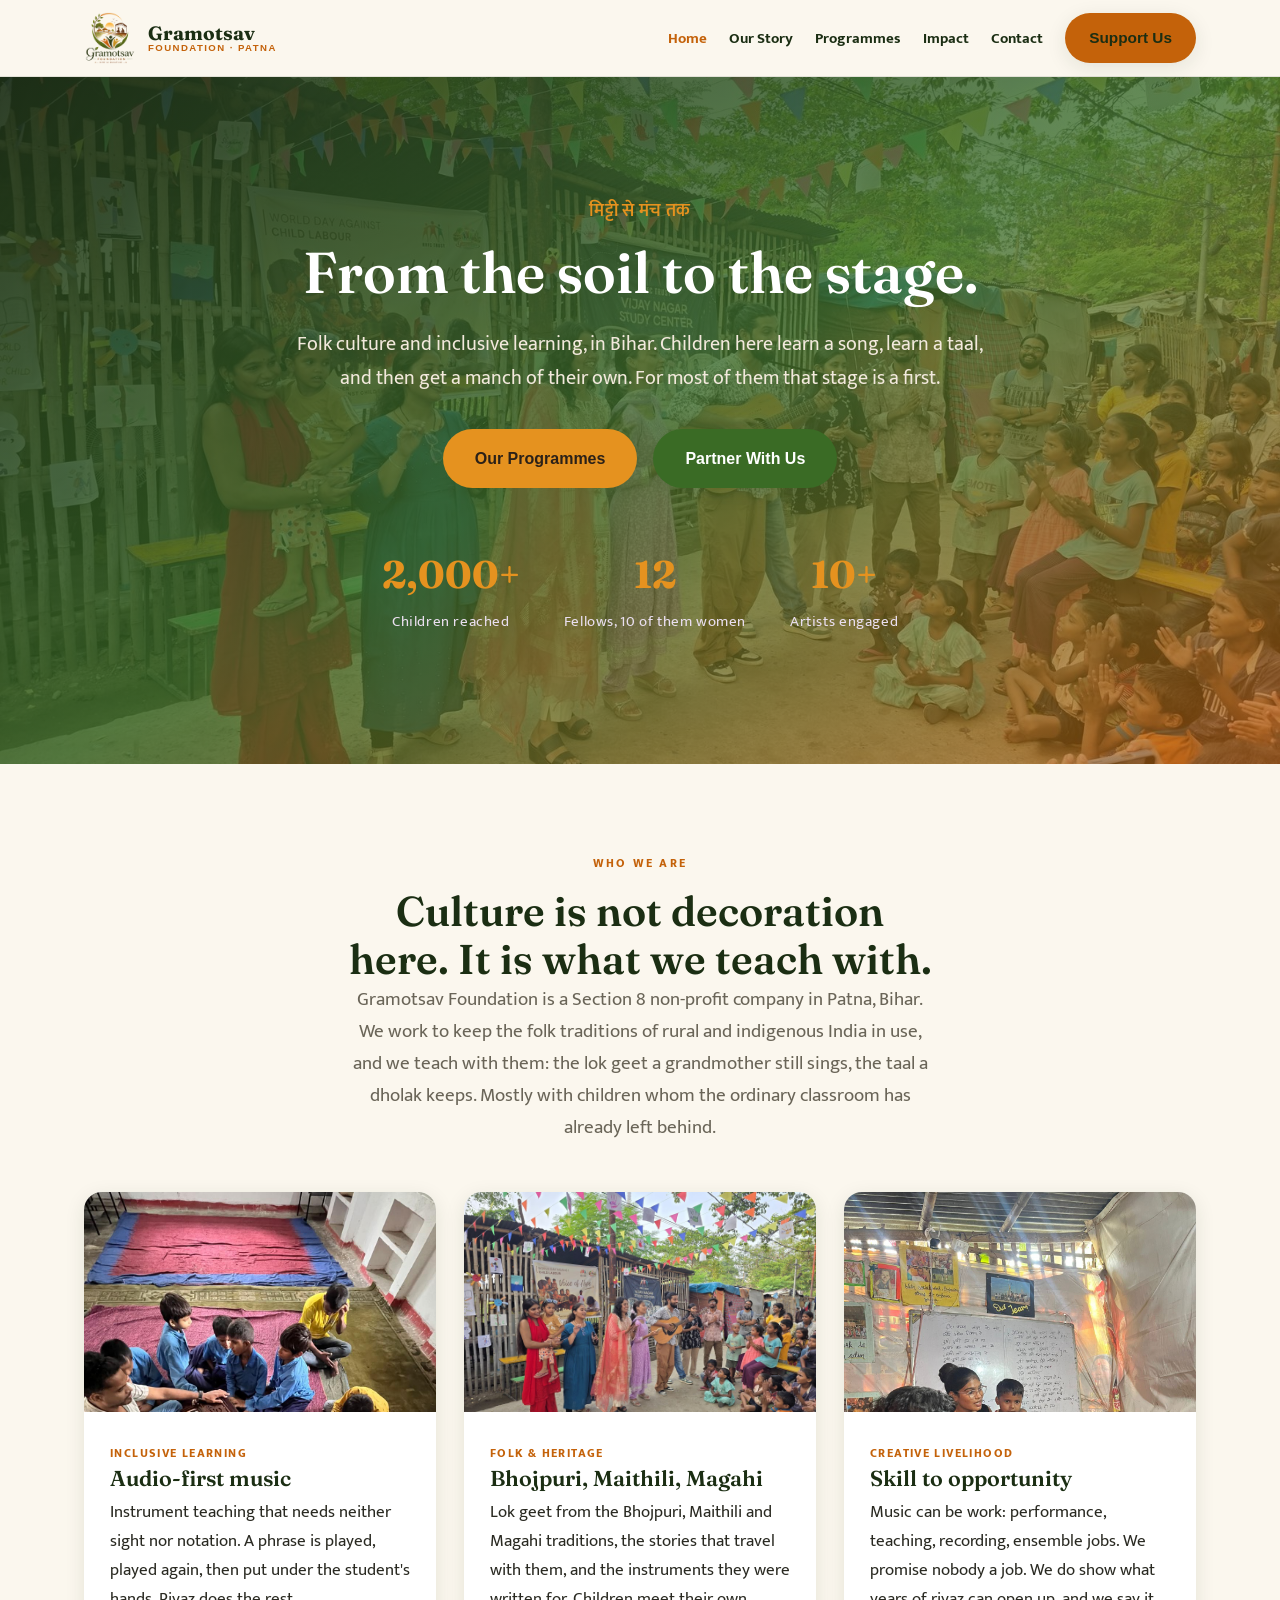
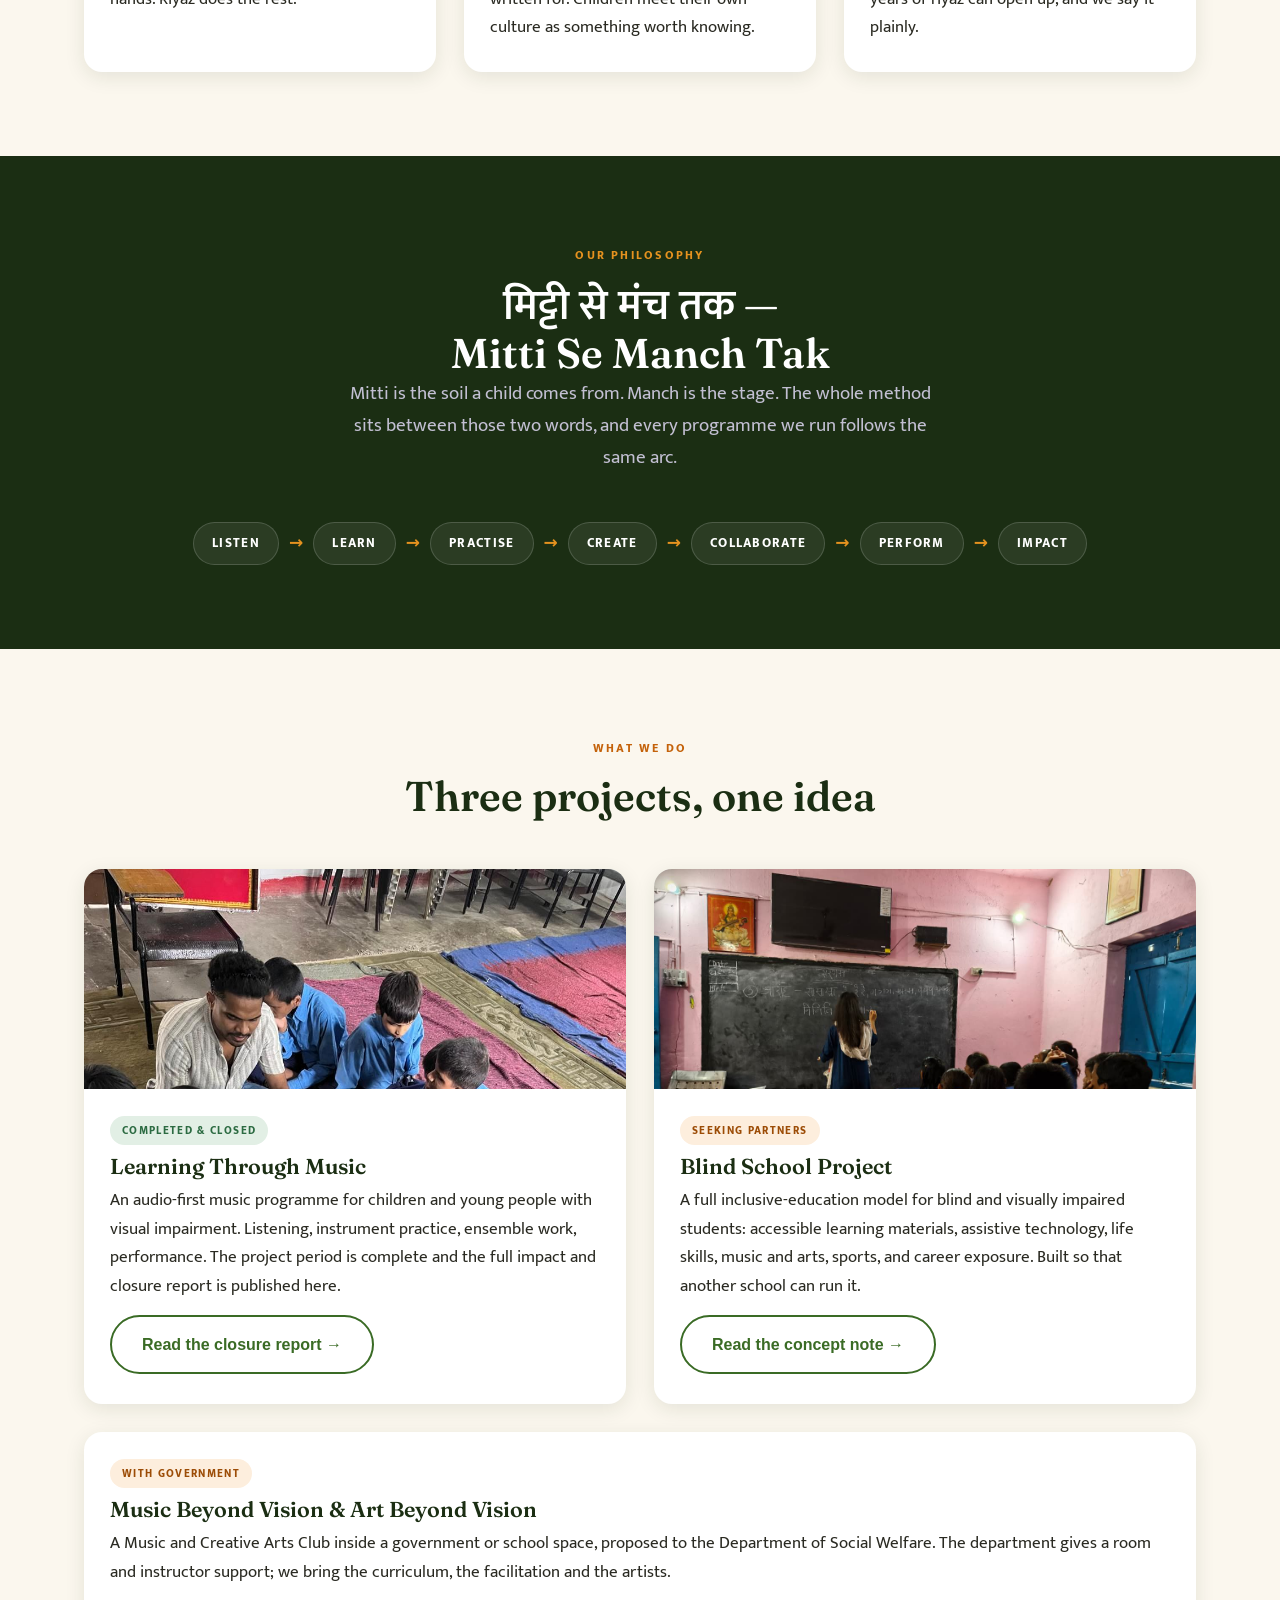
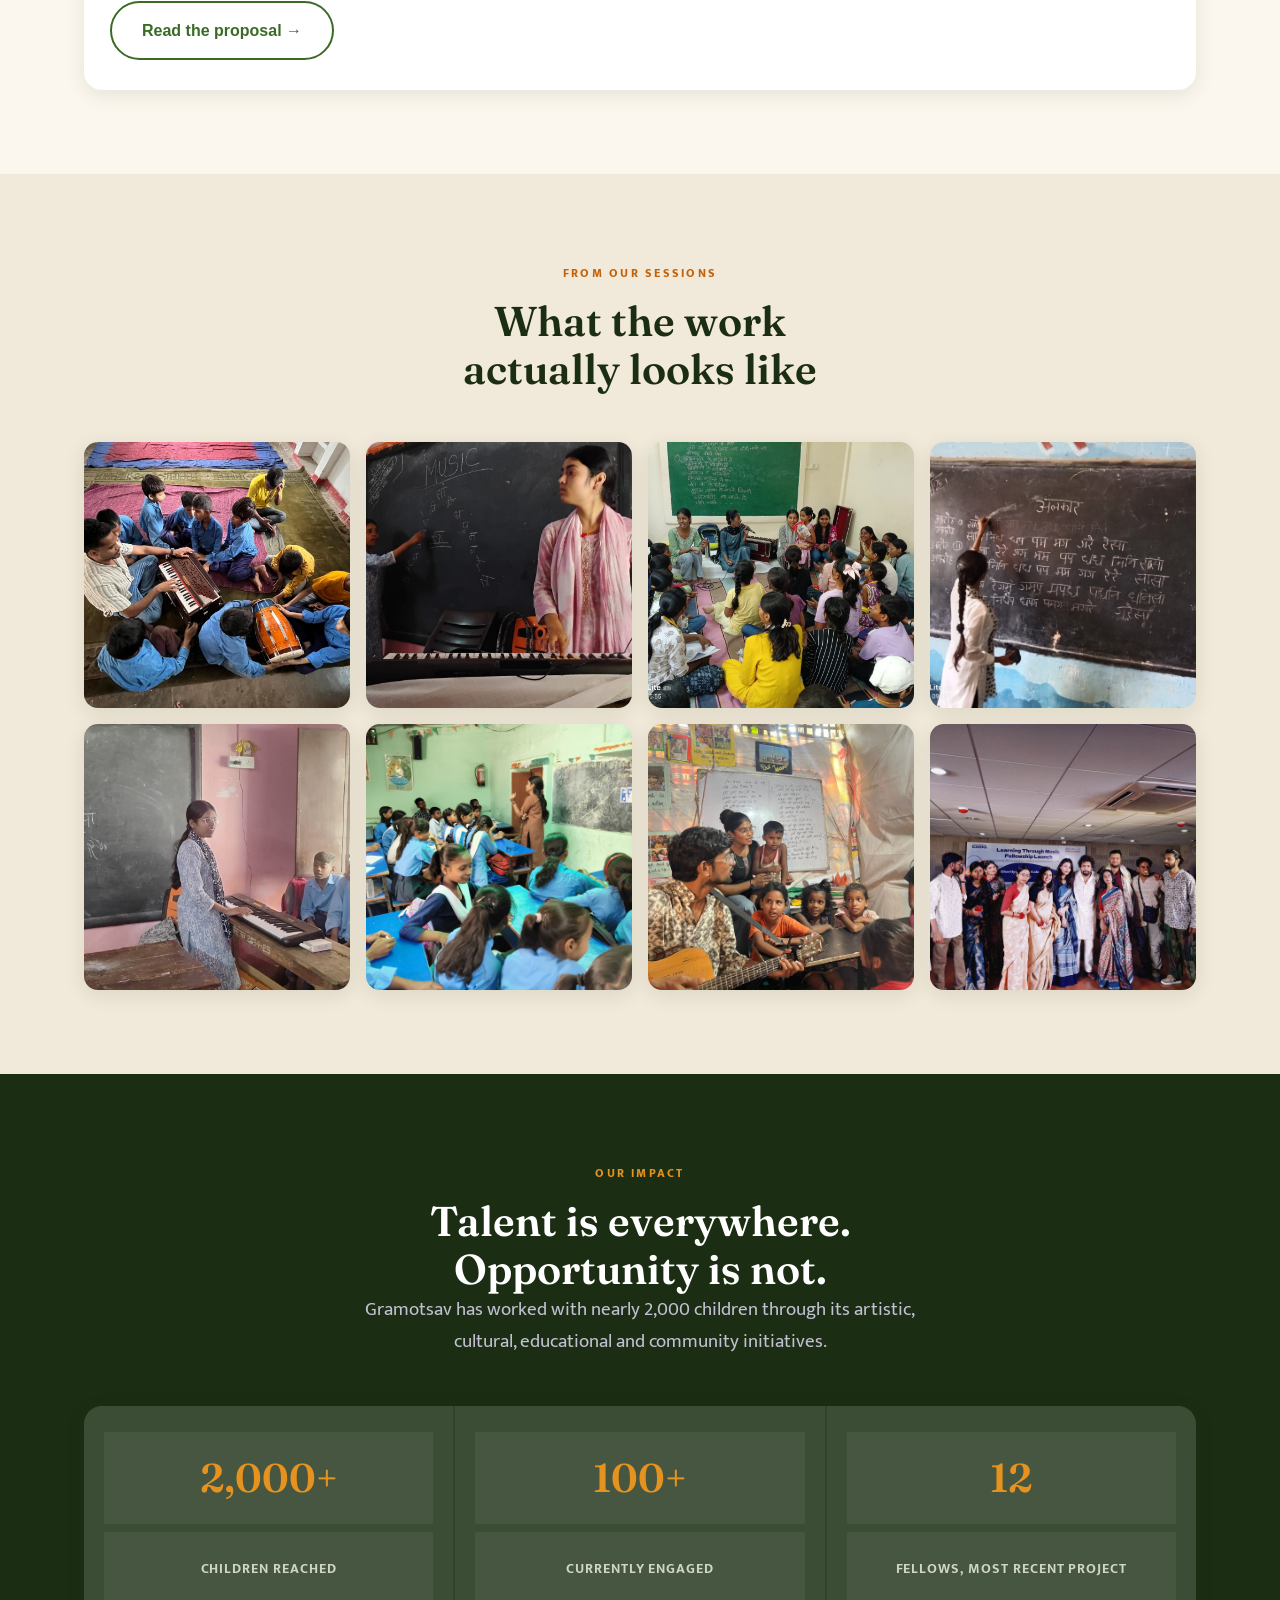
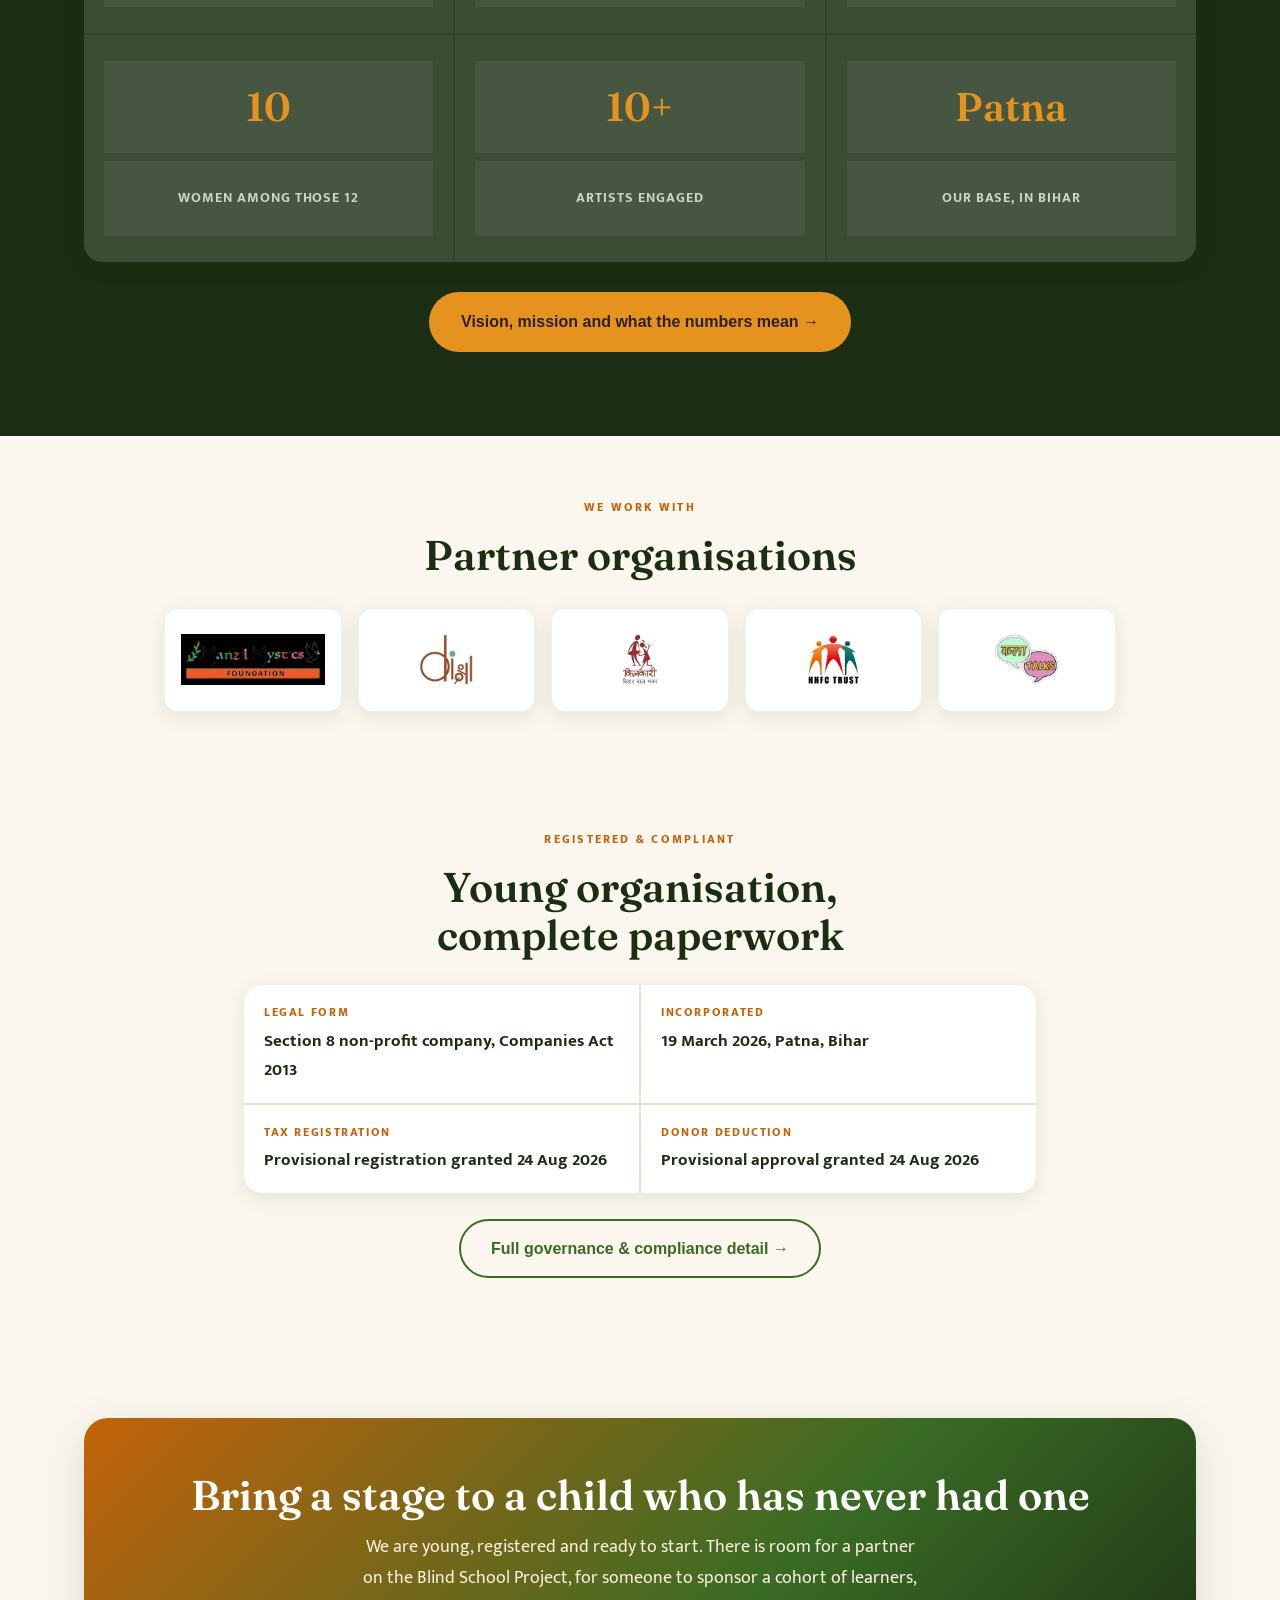
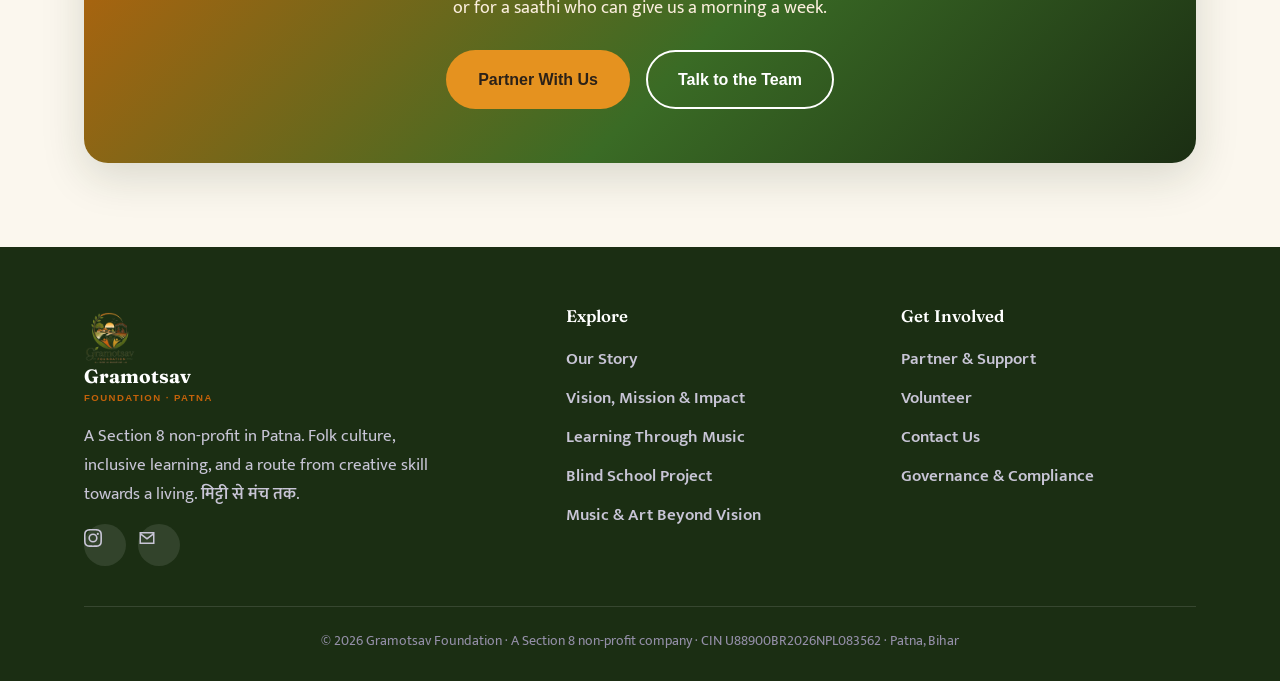
<file: index.html>
<!DOCTYPE html>
<html lang="en">
<head>
<meta charset="UTF-8" />
<meta name="viewport" content="width=device-width, initial-scale=1.0" />
<title>Gramotsav Foundation — Folk Culture & Inclusive Learning, Patna</title>
<meta name="description" content="Gramotsav Foundation is a Patna-based Section 8 non-profit using folk culture, music and the arts to build confidence, inclusion and creative livelihoods in Bihar. Mitti Se Manch Tak." />
<meta property="og:title" content="Gramotsav Foundation — Folk Culture & Inclusive Learning, Patna" />
<meta property="og:description" content="Gramotsav Foundation is a Patna-based Section 8 non-profit using folk culture, music and the arts to build confidence, inclusion and creative livelihoods in Bihar. Mitti Se Manch Tak." />
<meta property="og:type" content="website" />
<meta property="og:image" content="logo.png" />
<link rel="icon" href="logo.png" type="image/png" />
<link rel="apple-touch-icon" href="logo.png" />
<link rel="preconnect" href="https://fonts.googleapis.com">
<link rel="preconnect" href="https://fonts.gstatic.com" crossorigin>
<link href="https://fonts.googleapis.com/css2?family=Fraunces:opsz,wght@9..144,500;9..144,600;9..144,700&family=Mukta:wght@400;600;700;800&display=swap" rel="stylesheet">
<link rel="stylesheet" href="styles.css" />
</head>
<body>

<header class="site-header">
  <nav class="nav">
    <a class="brand" href="index.html">
      <img class="brand-logo" src="logo.png" alt="Gramotsav Foundation logo" />
      <span class="brand-name">Gramotsav<span>Foundation · Patna</span></span>
    </a>
    <button class="nav-toggle" aria-label="Menu" aria-expanded="false">&#9776;</button>
    <ul class="nav-links">
      <li><a href="index.html" class="active">Home</a></li>
      <li><a href="our-story.html">Our Story</a></li>
      <li><a href="programmes.html">Programmes</a></li>
      <li><a href="impact.html">Impact</a></li>
      <li><a href="contact.html">Contact</a></li>
      <li><a href="support.html" class="btn btn--primary nav-cta">Support Us</a></li>
    </ul>
  </nav>
</header>

<section class="hero">
  <div class="container">
    <span class="tagline-hi">मिट्टी से मंच तक</span>
    <h1>From the soil to the stage.</h1>
    <p>Folk culture and inclusive learning, in Bihar. Children here learn a song, learn a taal, and then get a manch of their own. For most of them that stage is a first.</p>
    <div class="btn-row">
      <a href="programmes.html" class="btn btn--light">Our Programmes</a>
      <a href="support.html" class="btn btn--green">Partner With Us</a>
    </div>
    <div class="hero-stats">
      <div class="hero-stat"><b>2,000+</b><span>Children reached</span></div>
      <div class="hero-stat"><b>12</b><span>Fellows, 10 of them women</span></div>
      <div class="hero-stat"><b>10+</b><span>Artists engaged</span></div>
    </div>
  </div>
</section>

<!-- MISSION -->
<section class="section">
  <div class="container section-head">
    <span class="eyebrow">Who We Are</span>
    <h2>Culture is not decoration here. It is what we teach with.</h2>
    <p class="lead mx-auto">Gramotsav Foundation is a Section 8 non-profit company in Patna, Bihar. We work to keep the folk traditions of rural and indigenous India in use, and we teach with them: the lok geet a grandmother still sings, the taal a dholak keeps. Mostly with children whom the ordinary classroom has already left behind.</p>
  </div>
  <div class="container">
    <div class="grid grid-3">
      <div class="card">
        <div class="card-media"><img src="img/harmonium-hands.jpg" alt="Children gathered closely around a harmonium and dholak, learning by touch and sound" /></div>
        <div class="card-body">
          <span class="card-tag">Inclusive Learning</span>
          <h3>Audio-first music</h3>
          <p>Instrument teaching that needs neither sight nor notation. A phrase is played, played again, then put under the student's hands. Riyaz does the rest.</p>
        </div>
      </div>
      <div class="card">
        <div class="card-media"><img src="img/community-event.jpg" alt="A community cultural gathering with festive bunting and families watching a performance" /></div>
        <div class="card-body">
          <span class="card-tag">Folk &amp; Heritage</span>
          <h3>Bhojpuri, Maithili, Magahi</h3>
          <p>Lok geet from the Bhojpuri, Maithili and Magahi traditions, the stories that travel with them, and the instruments they were written for. Children meet their own culture as something worth knowing.</p>
        </div>
      </div>
      <div class="card">
        <div class="card-media"><img src="img/guitar-community.jpg" alt="A facilitator playing guitar with young children in a community learning space" /></div>
        <div class="card-body">
          <span class="card-tag">Creative Livelihood</span>
          <h3>Skill to opportunity</h3>
          <p>Music can be work: performance, teaching, recording, ensemble jobs. We promise nobody a job. We do show what years of riyaz can open up, and we say it plainly.</p>
        </div>
      </div>
    </div>
  </div>
</section>

<!-- PHILOSOPHY -->
<section class="section section--navy">
  <div class="container section-head">
    <span class="eyebrow">Our Philosophy</span>
    <h2><span class="devnagri">मिट्टी से मंच तक</span> &mdash; Mitti Se Manch Tak</h2>
    <p class="lead mx-auto">Mitti is the soil a child comes from. Manch is the stage. The whole method sits between those two words, and every programme we run follows the same arc.</p>
  </div>
  <div class="container">
<div class="journey">
  <span>Listen</span><i>&rarr;</i><span>Learn</span><i>&rarr;</i><span>Practise</span><i>&rarr;</i>
  <span>Create</span><i>&rarr;</i><span>Collaborate</span><i>&rarr;</i><span>Perform</span><i>&rarr;</i><span>Impact</span>
</div>
</div>
</section>

<!-- PROGRAMMES -->
<section class="section">
  <div class="container section-head">
    <span class="eyebrow">What We Do</span>
    <h2>Three projects, one idea</h2>
  </div>
  <div class="container">
    <div class="grid grid-2">
      <div class="card">
        <div class="card-media"><img src="img/harmonium-dholak.jpg" alt="Students seated on the floor around a harmonium and dholak during a music session" /></div>
        <div class="card-body">
          <span class="pill pill--done">Completed &amp; closed</span>
          <h3>Learning Through Music</h3>
          <p>An audio-first music programme for children and young people with visual impairment. Listening, instrument practice, ensemble work, performance. The project period is complete and the full impact and closure report is published here.</p>
          <a href="learning-through-music.html" class="btn btn--ghost" style="margin-top:14px;">Read the closure report &rarr;</a>
        </div>
      </div>
      <div class="card">
        <div class="card-media"><img src="img/music-session-school.jpg" alt="A facilitator teaching a music session to a class of school students" /></div>
        <div class="card-body">
          <span class="pill pill--open">Seeking partners</span>
          <h3>Blind School Project</h3>
          <p>A full inclusive-education model for blind and visually impaired students: accessible learning materials, assistive technology, life skills, music and arts, sports, and career exposure. Built so that another school can run it.</p>
          <a href="blind-school-project.html" class="btn btn--ghost" style="margin-top:14px;">Read the concept note &rarr;</a>
        </div>
      </div>
    </div>
    <div class="grid" style="margin-top:28px;">
      <div class="card">
        <div class="card-body">
          <span class="pill pill--open">With government</span>
          <h3>Music Beyond Vision &amp; Art Beyond Vision</h3>
          <p>A Music and Creative Arts Club inside a government or school space, proposed to the Department of Social Welfare. The department gives a room and instructor support; we bring the curriculum, the facilitation and the artists.</p>
          <a href="music-beyond-vision.html" class="btn btn--ghost" style="margin-top:14px;">Read the proposal &rarr;</a>
        </div>
      </div>
    </div>
  </div>
</section>

<!-- GALLERY -->
<section class="section section--soft">
  <div class="container section-head">
    <span class="eyebrow">From Our Sessions</span>
    <h2>What the work actually looks like</h2>
  </div>
  <div class="container">
    <div class="gallery">
      <a href="img/harmonium-hands.jpg" target="_blank"><img src="img/harmonium-hands.jpg" alt="Children learning harmonium by touch" loading="lazy" /></a>
      <a href="img/music-class-board.jpg" target="_blank"><img src="img/music-class-board.jpg" alt="A music session at the blackboard with a keyboard" loading="lazy" /></a>
      <a href="img/community-session.jpg" target="_blank"><img src="img/community-session.jpg" alt="A community learning session with children seated on the floor" loading="lazy" /></a>
      <a href="img/blackboard-alankar.jpg" target="_blank"><img src="img/blackboard-alankar.jpg" alt="A student writing on the blackboard during a session" loading="lazy" /></a>
      <a href="img/keyboard-teaching.jpg" target="_blank"><img src="img/keyboard-teaching.jpg" alt="A facilitator teaching at the keyboard" loading="lazy" /></a>
      <a href="img/classroom-activity.jpg" target="_blank"><img src="img/classroom-activity.jpg" alt="Students working together during a classroom activity" loading="lazy" /></a>
      <a href="img/guitar-community.jpg" target="_blank"><img src="img/guitar-community.jpg" alt="A guitar session with young children in a community space" loading="lazy" /></a>
      <a href="img/fellowship-launch.jpg" target="_blank"><img src="img/fellowship-launch.jpg" alt="The Learning Through Music Fellowship launch event" loading="lazy" /></a>
    </div>
  </div>
</section>

<!-- IMPACT -->
<section class="section section--navy">
  <div class="container section-head">
    <span class="eyebrow">Our Impact</span>
    <h2>Talent is everywhere. Opportunity is not.</h2>
    <p class="lead mx-auto">Gramotsav has worked with nearly 2,000 children through its artistic, cultural, educational and community initiatives.</p>
  </div>
  <div class="container">
    <div class="impact">
      <div><div class="n">2,000+</div><div class="l">Children reached</div></div>
      <div><div class="n">100+</div><div class="l">Currently engaged</div></div>
      <div><div class="n">12</div><div class="l">Fellows, most recent project</div></div>
      <div><div class="n">10</div><div class="l">Women among those 12</div></div>
      <div><div class="n">10+</div><div class="l">Artists engaged</div></div>
      <div><div class="n">Patna</div><div class="l">Our base, in Bihar</div></div>
    </div>
    <div class="btn-row center" style="margin-top:30px;">
      <a href="impact.html" class="btn btn--light">Vision, mission and what the numbers mean &rarr;</a>
    </div>
  </div>
</section>

<!-- PARTNERS -->
<section class="section section--tight">
  <div class="container section-head" style="margin-bottom:28px;">
    <span class="eyebrow">We Work With</span>
    <h2>Partner organisations</h2>
  </div>
  <div class="container" style="max-width:1000px;">
    <div class="partners">
      <span><img src="img/partners/manzil-mystics.png" alt="Manzil Mystics Foundation" loading="lazy" /></span>
      <span><img src="img/partners/diksha.png" alt="Diksha Foundation" loading="lazy" /></span>
      <span><img src="img/partners/kilkari.png" alt="Kilkari Bihar Bal Bhavan" loading="lazy" /></span>
      <span><img src="img/partners/hhfc-trust.png" alt="HHFC Trust" loading="lazy" /></span>
      <span><img src="img/partners/kala-talks.png" alt="Kala Talks" loading="lazy" /></span>
    </div>
  </div>
</section>

<!-- REGISTRATION STRIP -->
<section class="section section--tight">
  <div class="container section-head" style="margin-bottom:26px;">
    <span class="eyebrow">Registered &amp; Compliant</span>
    <h2>Young organisation, complete paperwork</h2>
  </div>
  <div class="container" style="max-width:840px;">
    <dl class="facts">
      <div><dt>Legal form</dt><dd>Section 8 non-profit company, Companies Act 2013</dd></div>
      <div><dt>Incorporated</dt><dd>19 March 2026, Patna, Bihar</dd></div>
      <div><dt>Tax registration</dt><dd>Provisional registration granted 24 Aug 2026</dd></div>
      <div><dt>Donor deduction</dt><dd>Provisional approval granted 24 Aug 2026</dd></div>
    </dl>
    <div class="btn-row center" style="margin-top:26px;">
      <a href="transparency.html" class="btn btn--ghost">Full governance &amp; compliance detail &rarr;</a>
    </div>
  </div>
</section>

<section class="section">
  <div class="container">
    <div class="cta-band">
      <h2>Bring a stage to a child who has never had one</h2>
      <p>We are young, registered and ready to start. There is room for a partner on the Blind School Project, for someone to sponsor a cohort of learners, or for a saathi who can give us a morning a week.</p>
      <div class="btn-row center">
        <a href="support.html" class="btn btn--light">Partner With Us</a>
        <a href="contact.html" class="btn btn--ghost" style="border-color:#fff;color:#fff;">Talk to the Team</a>
      </div>
    </div>
  </div>
</section>

<footer class="site-footer">
  <div class="container">
    <div class="footer-grid">
      <div>
        <a class="brand" href="index.html" style="margin-bottom:14px;">
          <img class="brand-logo" src="logo.png" alt="Gramotsav Foundation logo" />
          <span class="brand-name" style="color:#fff;">Gramotsav<span>Foundation · Patna</span></span>
        </a>
        <p style="max-width:36ch;">A Section 8 non-profit in Patna. Folk culture, inclusive learning, and a route from creative skill towards a living. <span class="devnagri">मिट्टी से मंच तक</span>.</p>
        <div class="socials">
          <a class="social-btn" href="https://www.instagram.com/gramotsavfoundation/" target="_blank" rel="noopener" aria-label="Instagram"><svg viewBox="0 0 24 24" aria-hidden="true"><path d="M12 2.16c3.2 0 3.58.01 4.85.07 1.17.05 1.8.25 2.23.41.56.22.96.48 1.38.9.42.42.68.82.9 1.38.16.42.36 1.06.41 2.23.06 1.27.07 1.65.07 4.85s-.01 3.58-.07 4.85c-.05 1.17-.25 1.8-.41 2.23-.22.56-.48.96-.9 1.38-.42.42-.82.68-1.38.9-.42.16-1.06.36-2.23.41-1.27.06-1.65.07-4.85.07s-3.58-.01-4.85-.07c-1.17-.05-1.8-.25-2.23-.41a3.7 3.7 0 0 1-1.38-.9 3.7 3.7 0 0 1-.9-1.38c-.16-.42-.36-1.06-.41-2.23C2.17 15.58 2.16 15.2 2.16 12s.01-3.58.07-4.85c.05-1.17.25-1.8.41-2.23.22-.56.48-.96.9-1.38.42-.42.82-.68 1.38-.9.42-.16 1.06-.36 2.23-.41C8.42 2.17 8.8 2.16 12 2.16ZM12 0C8.74 0 8.33.01 7.05.07 5.78.13 4.9.33 4.14.63c-.79.3-1.46.72-2.13 1.38C1.35 2.68.93 3.35.63 4.14.33 4.9.13 5.78.07 7.05.01 8.33 0 8.74 0 12s.01 3.67.07 4.95c.06 1.27.26 2.15.56 2.91.3.79.72 1.46 1.38 2.13.67.66 1.34 1.08 2.13 1.38.76.3 1.64.5 2.91.56C8.33 23.99 8.74 24 12 24s3.67-.01 4.95-.07c1.27-.06 2.15-.26 2.91-.56a5.9 5.9 0 0 0 2.13-1.38 5.9 5.9 0 0 0 1.38-2.13c.3-.76.5-1.64.56-2.91.06-1.28.07-1.69.07-4.95s-.01-3.67-.07-4.95c-.06-1.27-.26-2.15-.56-2.91a5.9 5.9 0 0 0-1.38-2.13A5.9 5.9 0 0 0 19.86.63c-.76-.3-1.64-.5-2.91-.56C15.67.01 15.26 0 12 0Zm0 5.84a6.16 6.16 0 1 0 0 12.32 6.16 6.16 0 0 0 0-12.32ZM12 16a4 4 0 1 1 0-8 4 4 0 0 1 0 8Zm6.41-10.85a1.44 1.44 0 1 0 0 2.88 1.44 1.44 0 0 0 0-2.88Z"/></svg></a>
          <a class="social-btn" href="mailto:gramotsavfoundation@gmail.com" aria-label="Email"><svg viewBox="0 0 24 24" aria-hidden="true"><path d="M2 4h20v16H2V4Zm2.4 2L12 11.6 19.6 6H4.4ZM20 8.3l-8 5.9-8-5.9V18h16V8.3Z"/></svg></a>
        </div>
      </div>
      <div>
        <h4>Explore</h4>
        <a href="our-story.html">Our Story</a>
        <a href="impact.html">Vision, Mission &amp; Impact</a>
        <a href="learning-through-music.html">Learning Through Music</a>
        <a href="blind-school-project.html">Blind School Project</a>
        <a href="music-beyond-vision.html">Music &amp; Art Beyond Vision</a>
      </div>
      <div>
        <h4>Get Involved</h4>
        <a href="support.html">Partner &amp; Support</a>
        <a href="support.html#volunteer">Volunteer</a>
        <a href="contact.html">Contact Us</a>
        <a href="transparency.html">Governance &amp; Compliance</a>
      </div>
    </div>
    <div class="footer-bottom">
      &copy; 2026 Gramotsav Foundation &middot; A Section 8 non-profit company &middot; CIN U88900BR2026NPL083562 &middot; Patna, Bihar
    </div>
  </div>
</footer>

<script src="main.js"></script>
</body>
</html>
</file>
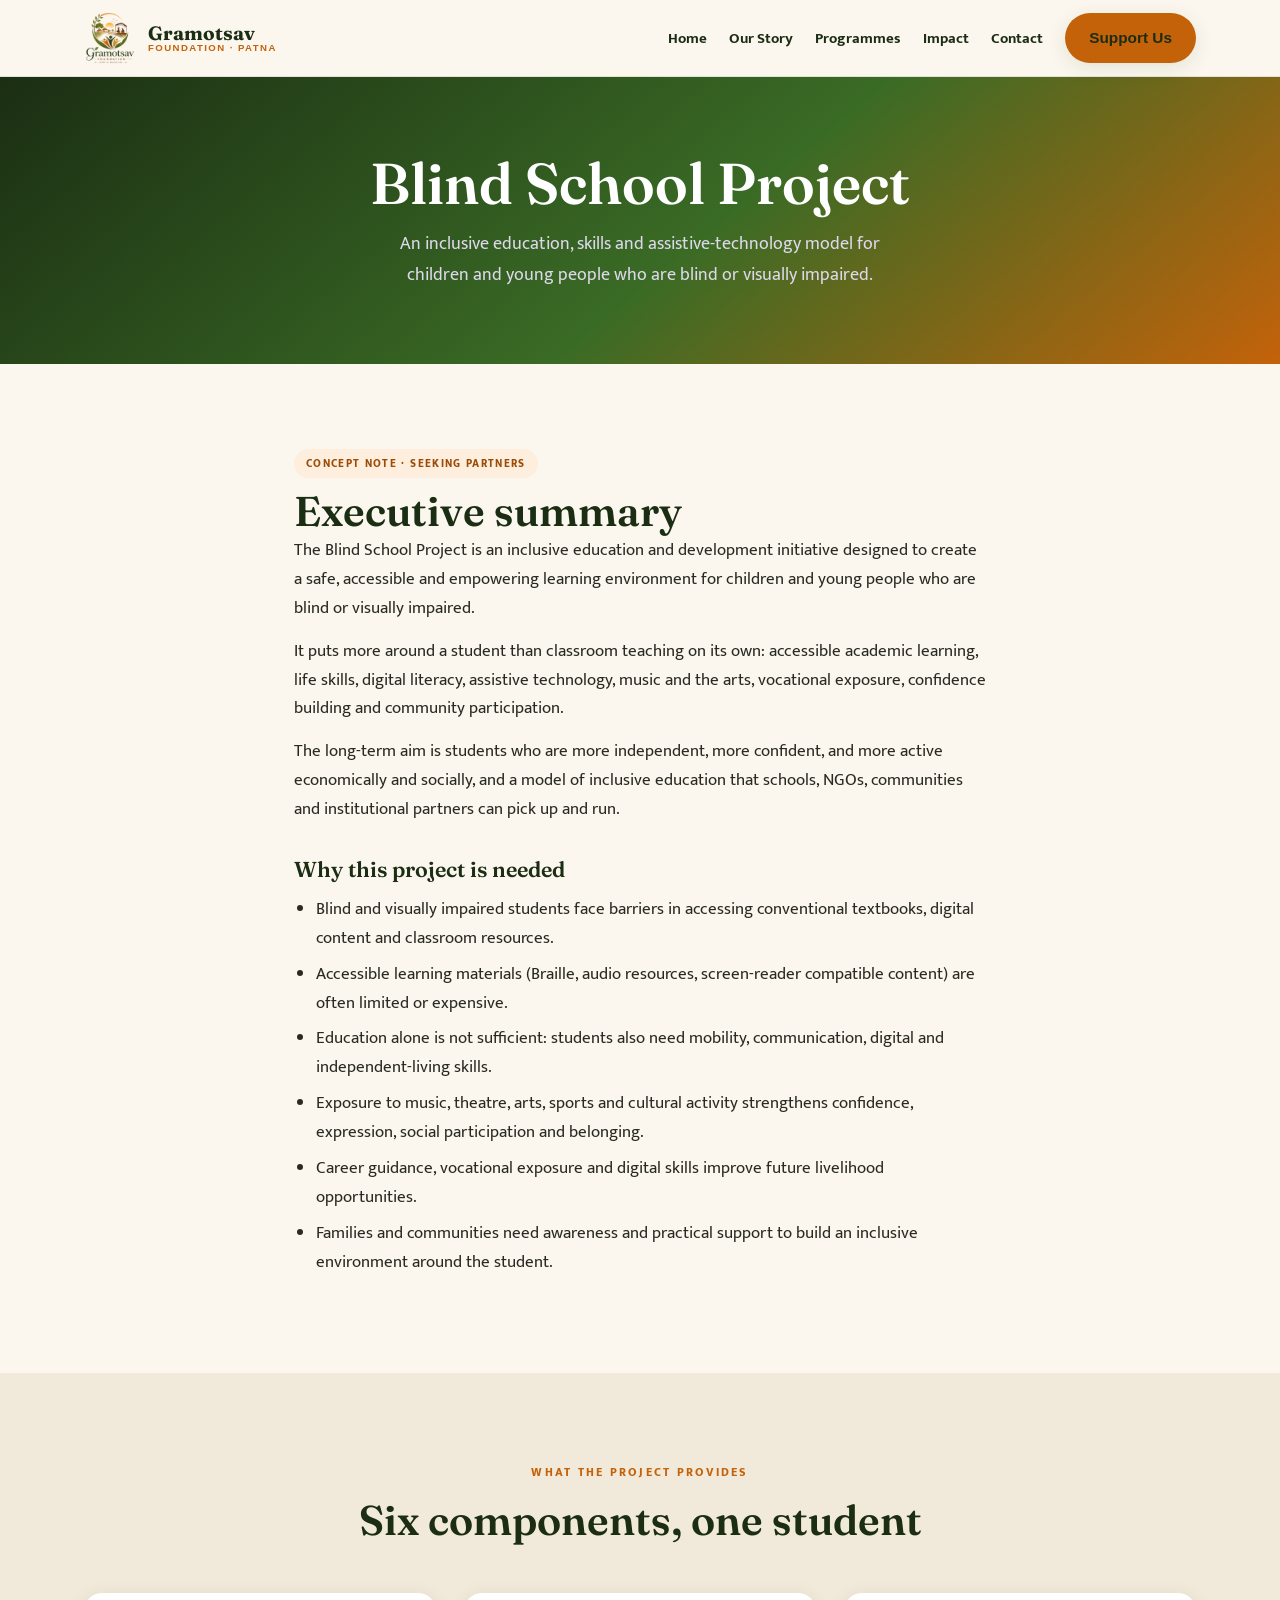
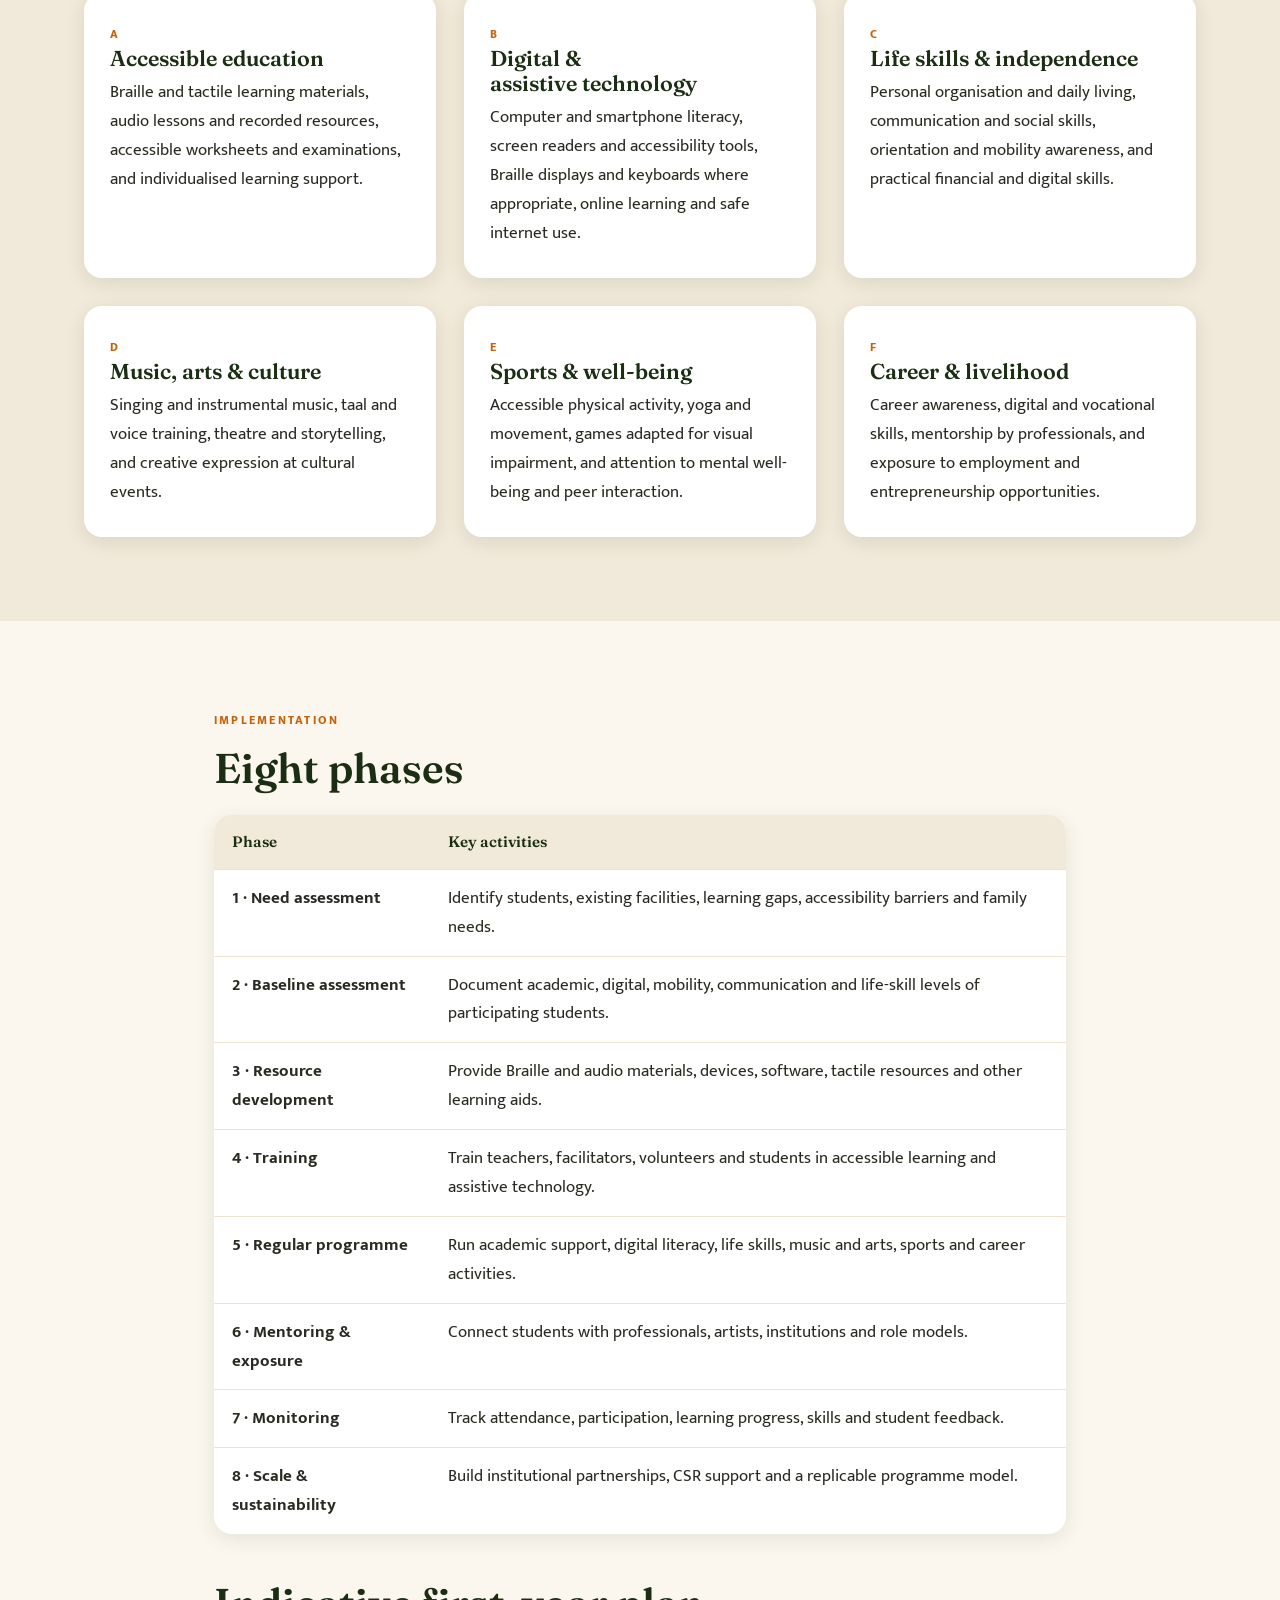
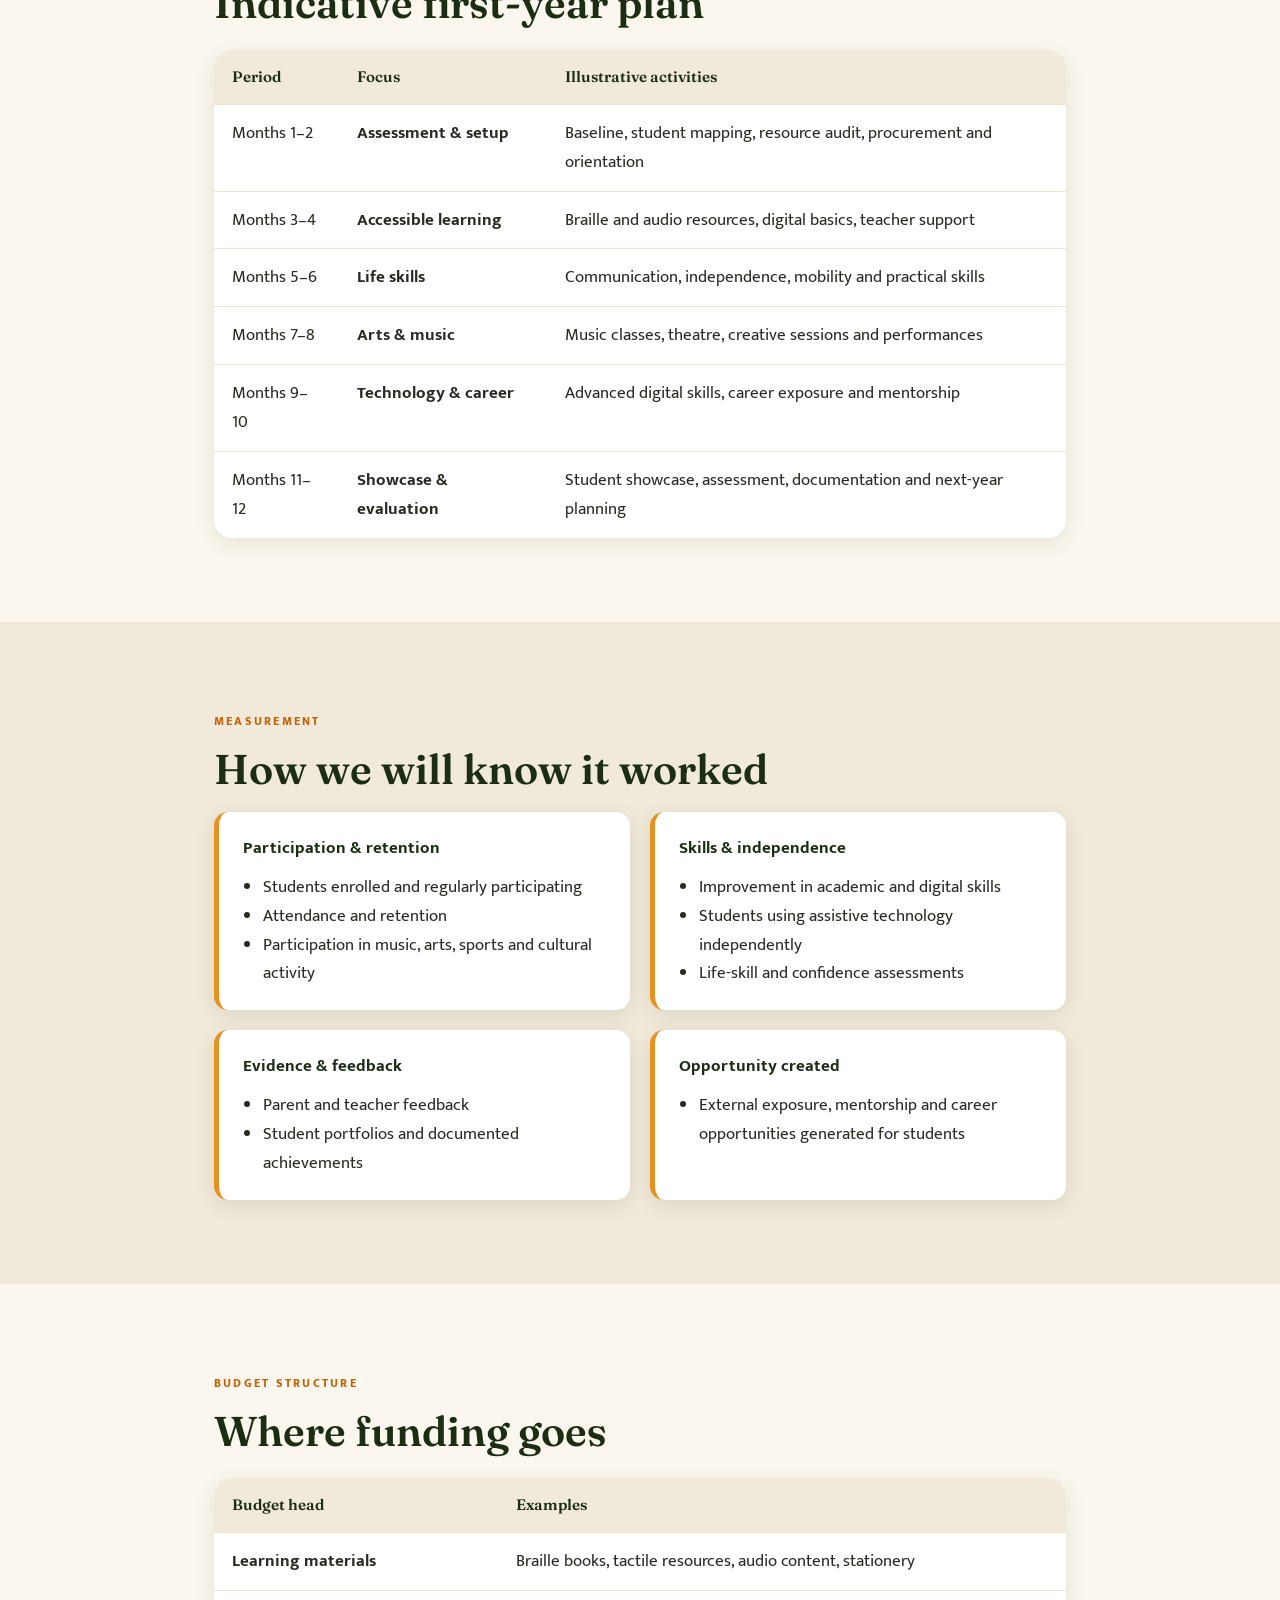
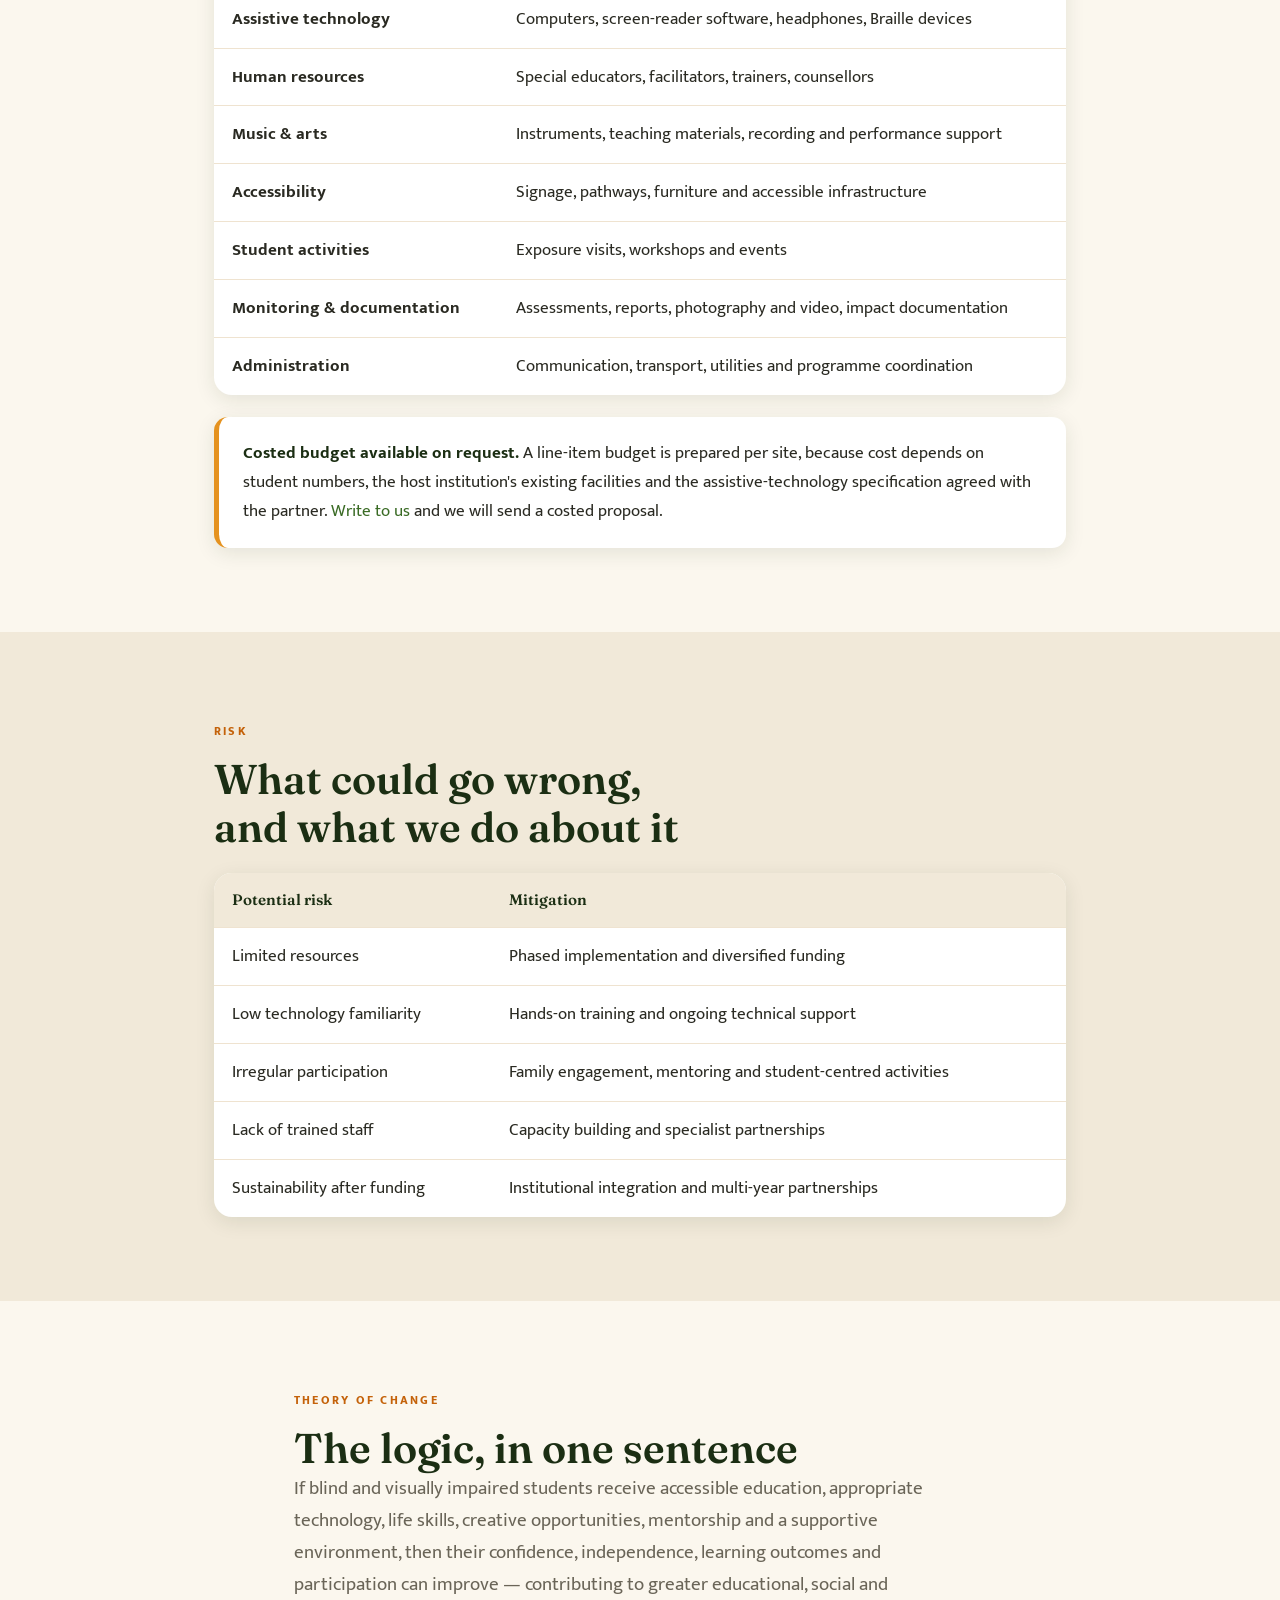
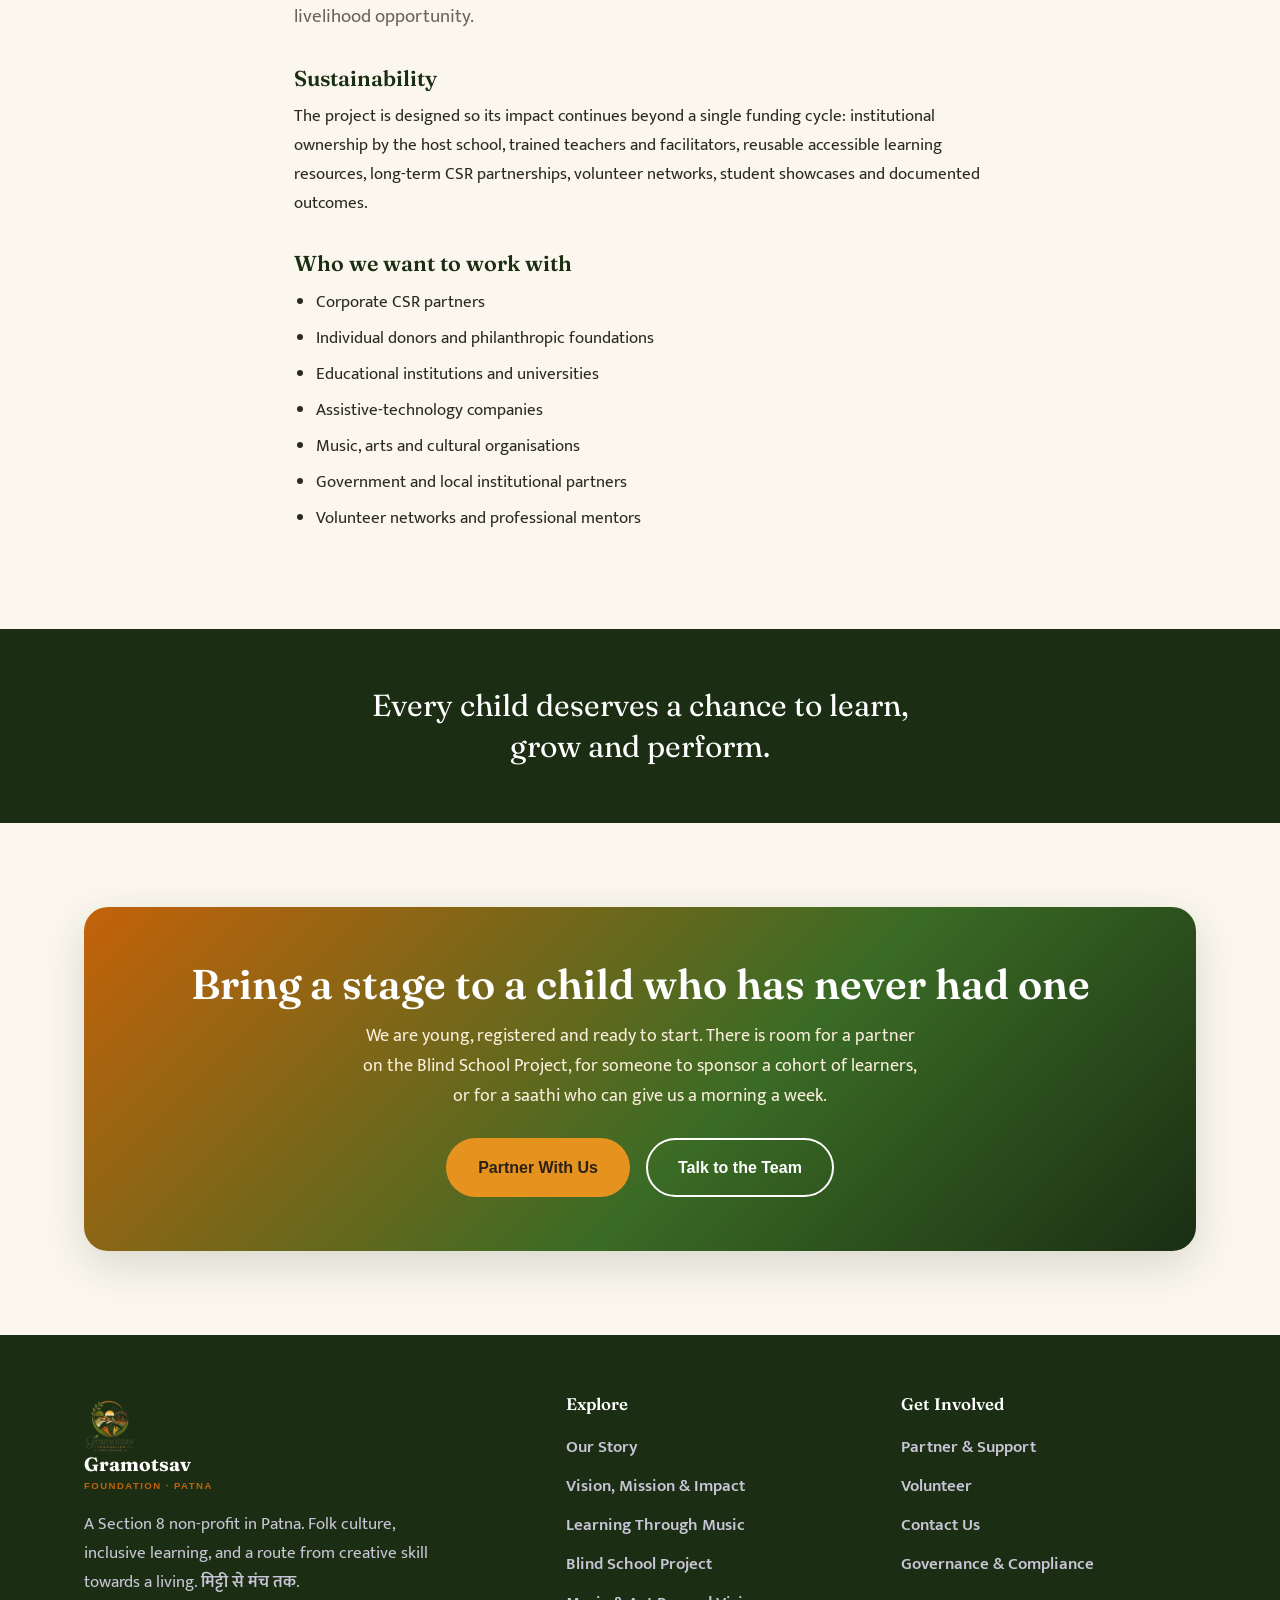
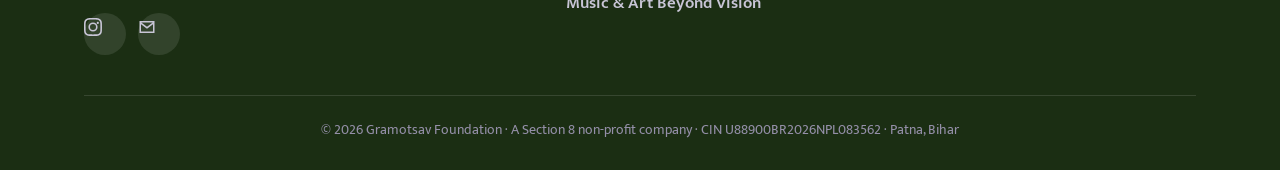
<file: blind-school-project.html>
<!DOCTYPE html>
<html lang="en">
<head>
<meta charset="UTF-8" />
<meta name="viewport" content="width=device-width, initial-scale=1.0" />
<title>Blind School Project — Concept Note | Gramotsav Foundation</title>
<meta name="description" content="Gramotsav Foundation's Blind School Project: an inclusive education model for blind and visually impaired students in Bihar — accessible learning, assistive technology, life skills, music, sports and livelihood. Seeking CSR and institutional partners." />
<meta property="og:title" content="Blind School Project — Concept Note | Gramotsav Foundation" />
<meta property="og:description" content="Gramotsav Foundation's Blind School Project: an inclusive education model for blind and visually impaired students in Bihar — accessible learning, assistive technology, life skills, music, sports and livelihood. Seeking CSR and institutional partners." />
<meta property="og:type" content="website" />
<meta property="og:image" content="logo.png" />
<link rel="icon" href="logo.png" type="image/png" />
<link rel="apple-touch-icon" href="logo.png" />
<link rel="preconnect" href="https://fonts.googleapis.com">
<link rel="preconnect" href="https://fonts.gstatic.com" crossorigin>
<link href="https://fonts.googleapis.com/css2?family=Fraunces:opsz,wght@9..144,500;9..144,600;9..144,700&family=Mukta:wght@400;600;700;800&display=swap" rel="stylesheet">
<link rel="stylesheet" href="styles.css" />
</head>
<body>

<header class="site-header">
  <nav class="nav">
    <a class="brand" href="index.html">
      <img class="brand-logo" src="logo.png" alt="Gramotsav Foundation logo" />
      <span class="brand-name">Gramotsav<span>Foundation · Patna</span></span>
    </a>
    <button class="nav-toggle" aria-label="Menu" aria-expanded="false">&#9776;</button>
    <ul class="nav-links">
      <li><a href="index.html">Home</a></li>
      <li><a href="our-story.html">Our Story</a></li>
      <li><a href="programmes.html">Programmes</a></li>
      <li><a href="impact.html">Impact</a></li>
      <li><a href="contact.html">Contact</a></li>
      <li><a href="support.html" class="btn btn--primary nav-cta">Support Us</a></li>
    </ul>
  </nav>
</header>

<section class="page-banner">
  <div class="container">
    <h1>Blind School Project</h1>
    <p>An inclusive education, skills and assistive-technology model for children and young people who are blind or visually impaired.</p>
  </div>
</section>

<section class="section">
  <div class="container prose">
    <span class="pill pill--open">Concept note &middot; seeking partners</span>
    <h2>Executive summary</h2>
    <p>The Blind School Project is an inclusive education and development initiative designed to create a safe, accessible and empowering learning environment for children and young people who are blind or visually impaired.</p>
    <p>It puts more around a student than classroom teaching on its own: accessible academic learning, life skills, digital literacy, assistive technology, music and the arts, vocational exposure, confidence building and community participation.</p>
    <p>The long-term aim is students who are more independent, more confident, and more active economically and socially, and a model of inclusive education that schools, NGOs, communities and institutional partners can pick up and run.</p>

    <h3>Why this project is needed</h3>
    <ul>
      <li>Blind and visually impaired students face barriers in accessing conventional textbooks, digital content and classroom resources.</li>
      <li>Accessible learning materials (Braille, audio resources, screen-reader compatible content) are often limited or expensive.</li>
      <li>Education alone is not sufficient: students also need mobility, communication, digital and independent-living skills.</li>
      <li>Exposure to music, theatre, arts, sports and cultural activity strengthens confidence, expression, social participation and belonging.</li>
      <li>Career guidance, vocational exposure and digital skills improve future livelihood opportunities.</li>
      <li>Families and communities need awareness and practical support to build an inclusive environment around the student.</li>
    </ul>
  </div>
</section>

<section class="section section--soft">
  <div class="container section-head">
    <span class="eyebrow">What the Project Provides</span>
    <h2>Six components, one student</h2>
  </div>
  <div class="container">
    <div class="grid grid-3">
      <div class="card"><div class="card-body">
        <span class="card-tag">A</span><h3>Accessible education</h3>
        <p>Braille and tactile learning materials, audio lessons and recorded resources, accessible worksheets and examinations, and individualised learning support.</p>
      </div></div>
      <div class="card"><div class="card-body">
        <span class="card-tag">B</span><h3>Digital &amp; assistive technology</h3>
        <p>Computer and smartphone literacy, screen readers and accessibility tools, Braille displays and keyboards where appropriate, online learning and safe internet use.</p>
      </div></div>
      <div class="card"><div class="card-body">
        <span class="card-tag">C</span><h3>Life skills &amp; independence</h3>
        <p>Personal organisation and daily living, communication and social skills, orientation and mobility awareness, and practical financial and digital skills.</p>
      </div></div>
      <div class="card"><div class="card-body">
        <span class="card-tag">D</span><h3>Music, arts &amp; culture</h3>
        <p>Singing and instrumental music, taal and voice training, theatre and storytelling, and creative expression at cultural events.</p>
      </div></div>
      <div class="card"><div class="card-body">
        <span class="card-tag">E</span><h3>Sports &amp; well-being</h3>
        <p>Accessible physical activity, yoga and movement, games adapted for visual impairment, and attention to mental well-being and peer interaction.</p>
      </div></div>
      <div class="card"><div class="card-body">
        <span class="card-tag">F</span><h3>Career &amp; livelihood</h3>
        <p>Career awareness, digital and vocational skills, mentorship by professionals, and exposure to employment and entrepreneurship opportunities.</p>
      </div></div>
    </div>
  </div>
</section>

<section class="section">
  <div class="container" style="max-width:900px;">
    <span class="eyebrow">Implementation</span>
    <h2 style="margin-bottom:22px;">Eight phases</h2>
    <div class="table-wrap">
      <table class="tbl">
        <thead><tr><th>Phase</th><th>Key activities</th></tr></thead>
        <tbody>
          <tr><td><strong>1 &middot; Need assessment</strong></td><td>Identify students, existing facilities, learning gaps, accessibility barriers and family needs.</td></tr>
          <tr><td><strong>2 &middot; Baseline assessment</strong></td><td>Document academic, digital, mobility, communication and life-skill levels of participating students.</td></tr>
          <tr><td><strong>3 &middot; Resource development</strong></td><td>Provide Braille and audio materials, devices, software, tactile resources and other learning aids.</td></tr>
          <tr><td><strong>4 &middot; Training</strong></td><td>Train teachers, facilitators, volunteers and students in accessible learning and assistive technology.</td></tr>
          <tr><td><strong>5 &middot; Regular programme</strong></td><td>Run academic support, digital literacy, life skills, music and arts, sports and career activities.</td></tr>
          <tr><td><strong>6 &middot; Mentoring &amp; exposure</strong></td><td>Connect students with professionals, artists, institutions and role models.</td></tr>
          <tr><td><strong>7 &middot; Monitoring</strong></td><td>Track attendance, participation, learning progress, skills and student feedback.</td></tr>
          <tr><td><strong>8 &middot; Scale &amp; sustainability</strong></td><td>Build institutional partnerships, CSR support and a replicable programme model.</td></tr>
        </tbody>
      </table>
    </div>

    <h2 style="margin:46px 0 22px;">Indicative first-year plan</h2>
    <div class="table-wrap">
      <table class="tbl">
        <thead><tr><th>Period</th><th>Focus</th><th>Illustrative activities</th></tr></thead>
        <tbody>
          <tr><td>Months 1&ndash;2</td><td><strong>Assessment &amp; setup</strong></td><td>Baseline, student mapping, resource audit, procurement and orientation</td></tr>
          <tr><td>Months 3&ndash;4</td><td><strong>Accessible learning</strong></td><td>Braille and audio resources, digital basics, teacher support</td></tr>
          <tr><td>Months 5&ndash;6</td><td><strong>Life skills</strong></td><td>Communication, independence, mobility and practical skills</td></tr>
          <tr><td>Months 7&ndash;8</td><td><strong>Arts &amp; music</strong></td><td>Music classes, theatre, creative sessions and performances</td></tr>
          <tr><td>Months 9&ndash;10</td><td><strong>Technology &amp; career</strong></td><td>Advanced digital skills, career exposure and mentorship</td></tr>
          <tr><td>Months 11&ndash;12</td><td><strong>Showcase &amp; evaluation</strong></td><td>Student showcase, assessment, documentation and next-year planning</td></tr>
        </tbody>
      </table>
    </div>
  </div>
</section>

<section class="section section--soft">
  <div class="container" style="max-width:900px;">
    <span class="eyebrow">Measurement</span>
    <h2 style="margin-bottom:18px;">How we will know it worked</h2>
    <div class="grid grid-2" style="gap:20px;">
      <div class="note">
        <strong>Participation &amp; retention</strong>
        <ul style="margin:10px 0 0 20px;">
          <li>Students enrolled and regularly participating</li>
          <li>Attendance and retention</li>
          <li>Participation in music, arts, sports and cultural activity</li>
        </ul>
      </div>
      <div class="note">
        <strong>Skills &amp; independence</strong>
        <ul style="margin:10px 0 0 20px;">
          <li>Improvement in academic and digital skills</li>
          <li>Students using assistive technology independently</li>
          <li>Life-skill and confidence assessments</li>
        </ul>
      </div>
      <div class="note">
        <strong>Evidence &amp; feedback</strong>
        <ul style="margin:10px 0 0 20px;">
          <li>Parent and teacher feedback</li>
          <li>Student portfolios and documented achievements</li>
        </ul>
      </div>
      <div class="note">
        <strong>Opportunity created</strong>
        <ul style="margin:10px 0 0 20px;">
          <li>External exposure, mentorship and career opportunities generated for students</li>
        </ul>
      </div>
    </div>
  </div>
</section>

<section class="section">
  <div class="container" style="max-width:900px;">
    <span class="eyebrow">Budget Structure</span>
    <h2 style="margin-bottom:22px;">Where funding goes</h2>
    <div class="table-wrap">
      <table class="tbl">
        <thead><tr><th>Budget head</th><th>Examples</th></tr></thead>
        <tbody>
          <tr><td><strong>Learning materials</strong></td><td>Braille books, tactile resources, audio content, stationery</td></tr>
          <tr><td><strong>Assistive technology</strong></td><td>Computers, screen-reader software, headphones, Braille devices</td></tr>
          <tr><td><strong>Human resources</strong></td><td>Special educators, facilitators, trainers, counsellors</td></tr>
          <tr><td><strong>Music &amp; arts</strong></td><td>Instruments, teaching materials, recording and performance support</td></tr>
          <tr><td><strong>Accessibility</strong></td><td>Signage, pathways, furniture and accessible infrastructure</td></tr>
          <tr><td><strong>Student activities</strong></td><td>Exposure visits, workshops and events</td></tr>
          <tr><td><strong>Monitoring &amp; documentation</strong></td><td>Assessments, reports, photography and video, impact documentation</td></tr>
          <tr><td><strong>Administration</strong></td><td>Communication, transport, utilities and programme coordination</td></tr>
        </tbody>
      </table>
    </div>
    <div class="note" style="margin-top:22px;">
      <strong>Costed budget available on request.</strong> A line-item budget is prepared per site, because cost depends on student numbers, the host institution's existing facilities and the assistive-technology specification agreed with the partner. <a href="contact.html">Write to us</a> and we will send a costed proposal.
    </div>
  </div>
</section>

<section class="section section--soft">
  <div class="container" style="max-width:900px;">
    <span class="eyebrow">Risk</span>
    <h2 style="margin-bottom:22px;">What could go wrong, and what we do about it</h2>
    <div class="table-wrap">
      <table class="tbl">
        <thead><tr><th>Potential risk</th><th>Mitigation</th></tr></thead>
        <tbody>
          <tr><td>Limited resources</td><td>Phased implementation and diversified funding</td></tr>
          <tr><td>Low technology familiarity</td><td>Hands-on training and ongoing technical support</td></tr>
          <tr><td>Irregular participation</td><td>Family engagement, mentoring and student-centred activities</td></tr>
          <tr><td>Lack of trained staff</td><td>Capacity building and specialist partnerships</td></tr>
          <tr><td>Sustainability after funding</td><td>Institutional integration and multi-year partnerships</td></tr>
        </tbody>
      </table>
    </div>
  </div>
</section>

<section class="section">
  <div class="container prose">
    <span class="eyebrow">Theory of Change</span>
    <h2>The logic, in one sentence</h2>
    <p class="lead">If blind and visually impaired students receive accessible education, appropriate technology, life skills, creative opportunities, mentorship and a supportive environment, then their confidence, independence, learning outcomes and participation can improve &mdash; contributing to greater educational, social and livelihood opportunity.</p>

    <h3>Sustainability</h3>
    <p>The project is designed so its impact continues beyond a single funding cycle: institutional ownership by the host school, trained teachers and facilitators, reusable accessible learning resources, long-term CSR partnerships, volunteer networks, student showcases and documented outcomes.</p>

    <h3>Who we want to work with</h3>
    <ul>
      <li>Corporate CSR partners</li>
      <li>Individual donors and philanthropic foundations</li>
      <li>Educational institutions and universities</li>
      <li>Assistive-technology companies</li>
      <li>Music, arts and cultural organisations</li>
      <li>Government and local institutional partners</li>
      <li>Volunteer networks and professional mentors</li>
    </ul>
  </div>
</section>

<section class="section section--navy section--tight">
  <div class="container">
    <p class="pull" style="color:#fff;max-width:30ch;">Every child deserves a chance to learn, grow and perform.</p>
  </div>
</section>

<section class="section">
  <div class="container">
    <div class="cta-band">
      <h2>Bring a stage to a child who has never had one</h2>
      <p>We are young, registered and ready to start. There is room for a partner on the Blind School Project, for someone to sponsor a cohort of learners, or for a saathi who can give us a morning a week.</p>
      <div class="btn-row center">
        <a href="support.html" class="btn btn--light">Partner With Us</a>
        <a href="contact.html" class="btn btn--ghost" style="border-color:#fff;color:#fff;">Talk to the Team</a>
      </div>
    </div>
  </div>
</section>

<footer class="site-footer">
  <div class="container">
    <div class="footer-grid">
      <div>
        <a class="brand" href="index.html" style="margin-bottom:14px;">
          <img class="brand-logo" src="logo.png" alt="Gramotsav Foundation logo" />
          <span class="brand-name" style="color:#fff;">Gramotsav<span>Foundation · Patna</span></span>
        </a>
        <p style="max-width:36ch;">A Section 8 non-profit in Patna. Folk culture, inclusive learning, and a route from creative skill towards a living. <span class="devnagri">मिट्टी से मंच तक</span>.</p>
        <div class="socials">
          <a class="social-btn" href="https://www.instagram.com/gramotsavfoundation/" target="_blank" rel="noopener" aria-label="Instagram"><svg viewBox="0 0 24 24" aria-hidden="true"><path d="M12 2.16c3.2 0 3.58.01 4.85.07 1.17.05 1.8.25 2.23.41.56.22.96.48 1.38.9.42.42.68.82.9 1.38.16.42.36 1.06.41 2.23.06 1.27.07 1.65.07 4.85s-.01 3.58-.07 4.85c-.05 1.17-.25 1.8-.41 2.23-.22.56-.48.96-.9 1.38-.42.42-.82.68-1.38.9-.42.16-1.06.36-2.23.41-1.27.06-1.65.07-4.85.07s-3.58-.01-4.85-.07c-1.17-.05-1.8-.25-2.23-.41a3.7 3.7 0 0 1-1.38-.9 3.7 3.7 0 0 1-.9-1.38c-.16-.42-.36-1.06-.41-2.23C2.17 15.58 2.16 15.2 2.16 12s.01-3.58.07-4.85c.05-1.17.25-1.8.41-2.23.22-.56.48-.96.9-1.38.42-.42.82-.68 1.38-.9.42-.16 1.06-.36 2.23-.41C8.42 2.17 8.8 2.16 12 2.16ZM12 0C8.74 0 8.33.01 7.05.07 5.78.13 4.9.33 4.14.63c-.79.3-1.46.72-2.13 1.38C1.35 2.68.93 3.35.63 4.14.33 4.9.13 5.78.07 7.05.01 8.33 0 8.74 0 12s.01 3.67.07 4.95c.06 1.27.26 2.15.56 2.91.3.79.72 1.46 1.38 2.13.67.66 1.34 1.08 2.13 1.38.76.3 1.64.5 2.91.56C8.33 23.99 8.74 24 12 24s3.67-.01 4.95-.07c1.27-.06 2.15-.26 2.91-.56a5.9 5.9 0 0 0 2.13-1.38 5.9 5.9 0 0 0 1.38-2.13c.3-.76.5-1.64.56-2.91.06-1.28.07-1.69.07-4.95s-.01-3.67-.07-4.95c-.06-1.27-.26-2.15-.56-2.91a5.9 5.9 0 0 0-1.38-2.13A5.9 5.9 0 0 0 19.86.63c-.76-.3-1.64-.5-2.91-.56C15.67.01 15.26 0 12 0Zm0 5.84a6.16 6.16 0 1 0 0 12.32 6.16 6.16 0 0 0 0-12.32ZM12 16a4 4 0 1 1 0-8 4 4 0 0 1 0 8Zm6.41-10.85a1.44 1.44 0 1 0 0 2.88 1.44 1.44 0 0 0 0-2.88Z"/></svg></a>
          <a class="social-btn" href="mailto:gramotsavfoundation@gmail.com" aria-label="Email"><svg viewBox="0 0 24 24" aria-hidden="true"><path d="M2 4h20v16H2V4Zm2.4 2L12 11.6 19.6 6H4.4ZM20 8.3l-8 5.9-8-5.9V18h16V8.3Z"/></svg></a>
        </div>
      </div>
      <div>
        <h4>Explore</h4>
        <a href="our-story.html">Our Story</a>
        <a href="impact.html">Vision, Mission &amp; Impact</a>
        <a href="learning-through-music.html">Learning Through Music</a>
        <a href="blind-school-project.html">Blind School Project</a>
        <a href="music-beyond-vision.html">Music &amp; Art Beyond Vision</a>
      </div>
      <div>
        <h4>Get Involved</h4>
        <a href="support.html">Partner &amp; Support</a>
        <a href="support.html#volunteer">Volunteer</a>
        <a href="contact.html">Contact Us</a>
        <a href="transparency.html">Governance &amp; Compliance</a>
      </div>
    </div>
    <div class="footer-bottom">
      &copy; 2026 Gramotsav Foundation &middot; A Section 8 non-profit company &middot; CIN U88900BR2026NPL083562 &middot; Patna, Bihar
    </div>
  </div>
</footer>

<script src="main.js"></script>
</body>
</html>
</file>
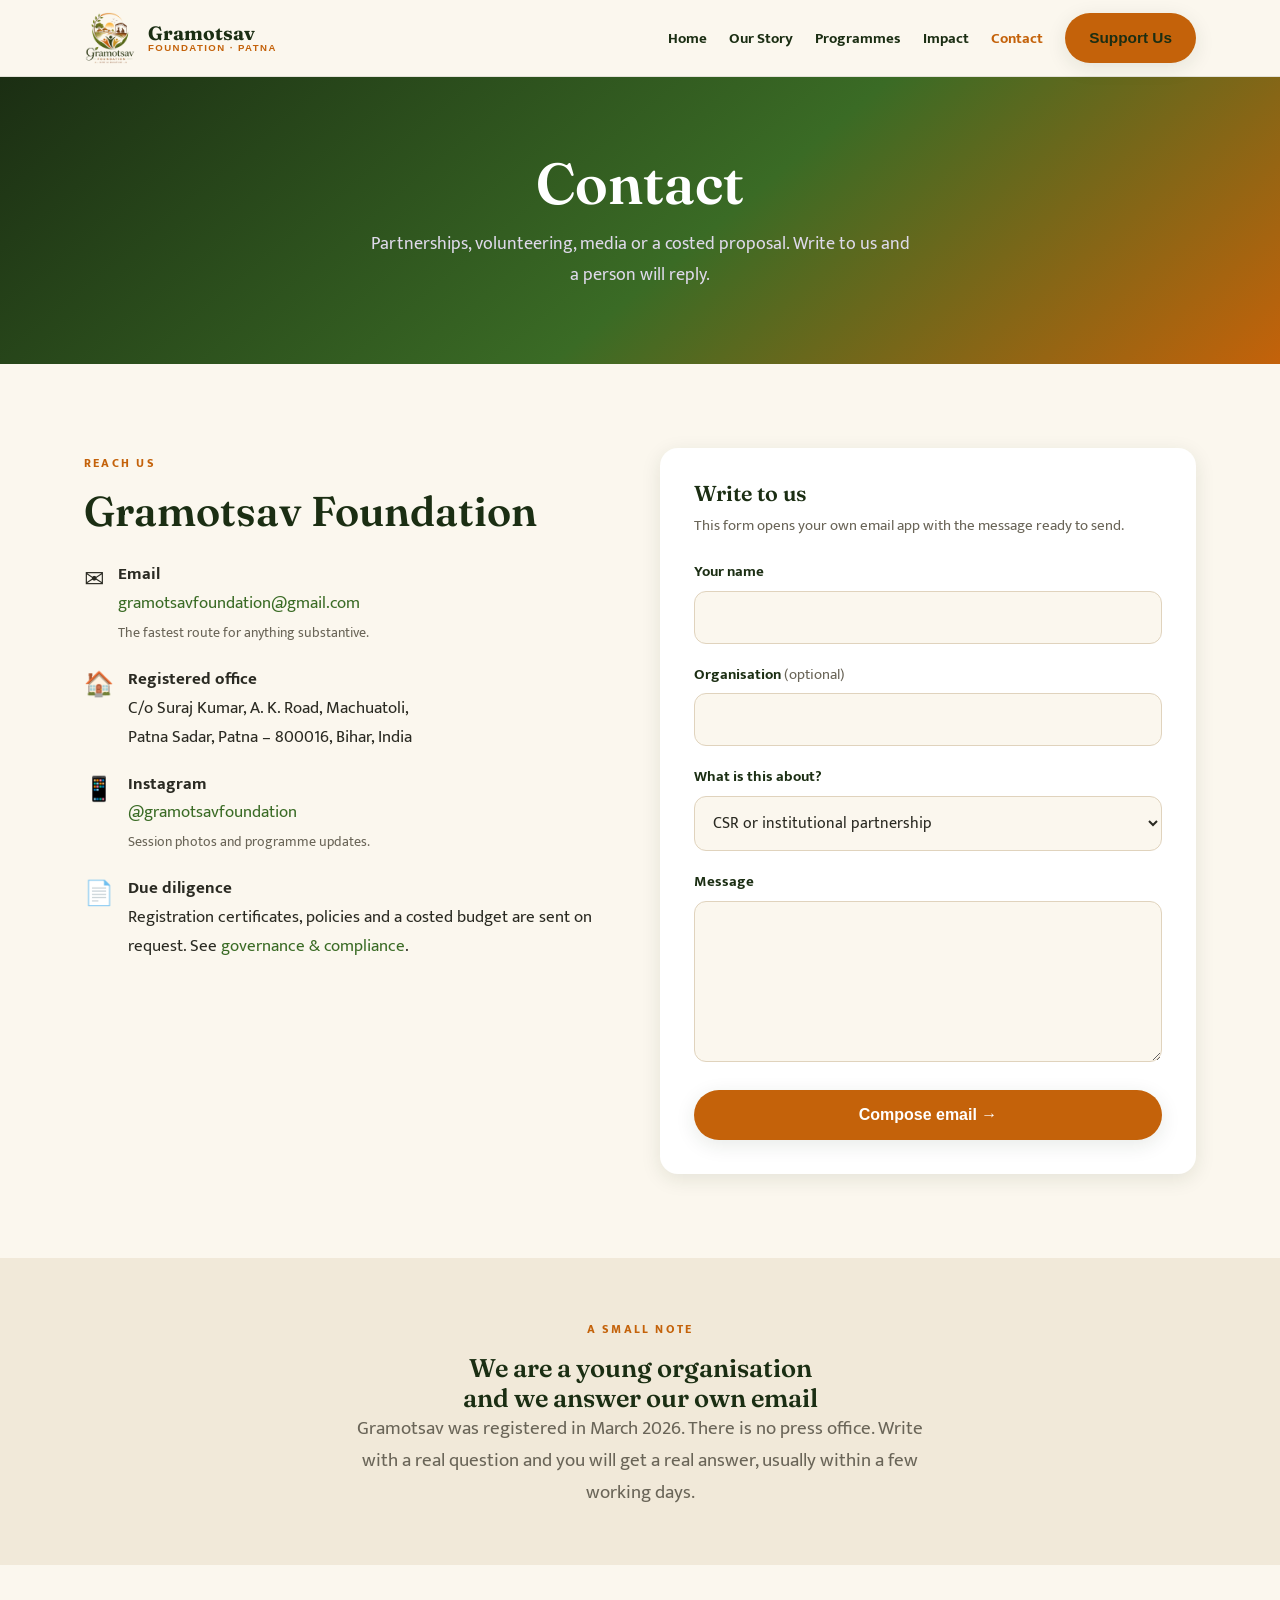
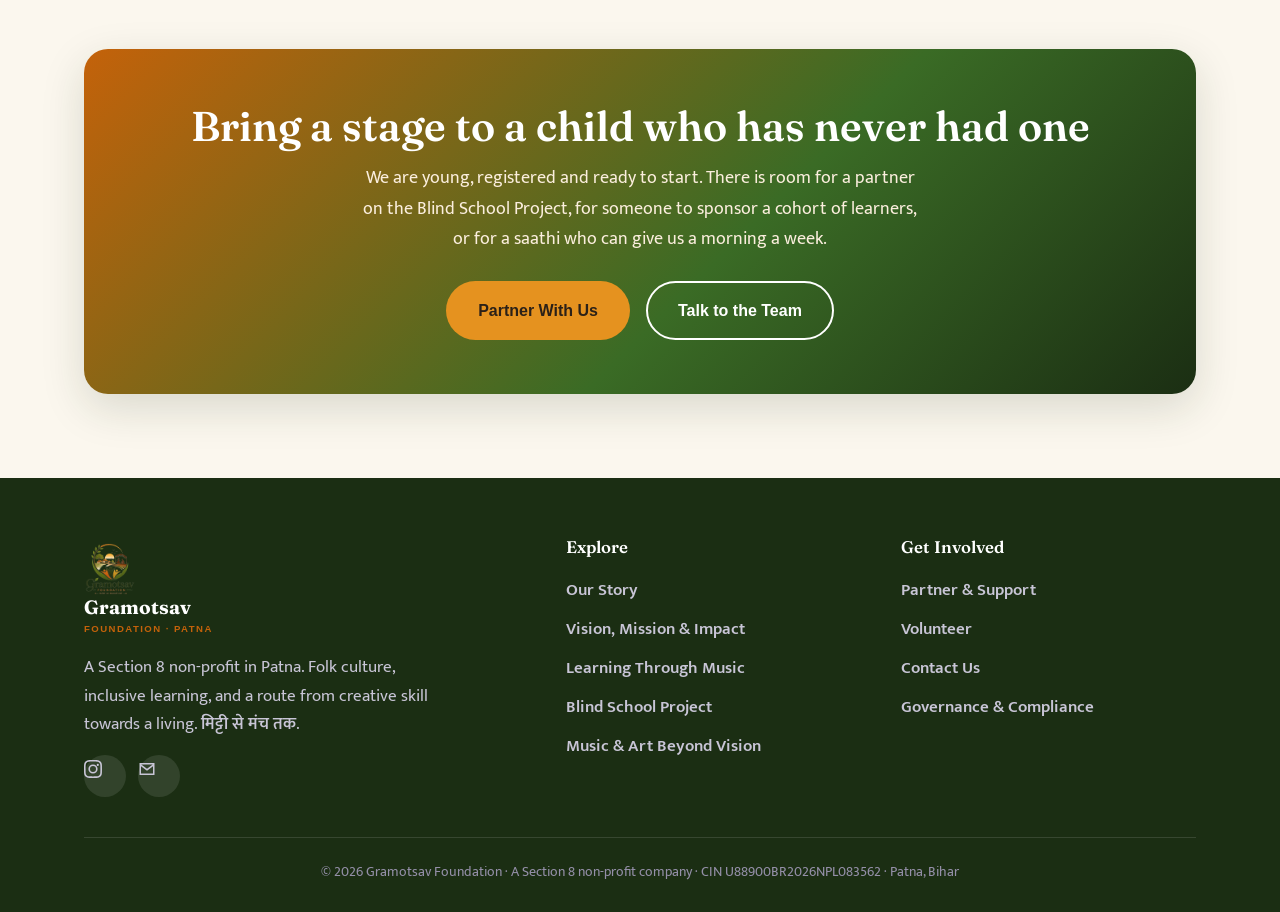
<file: contact.html>
<!DOCTYPE html>
<html lang="en">
<head>
<meta charset="UTF-8" />
<meta name="viewport" content="width=device-width, initial-scale=1.0" />
<title>Contact — Gramotsav Foundation, Patna</title>
<meta name="description" content="Get in touch with Gramotsav Foundation, Patna — for CSR and institutional partnerships, volunteering, media enquiries or to request a costed project proposal." />
<meta property="og:title" content="Contact — Gramotsav Foundation, Patna" />
<meta property="og:description" content="Get in touch with Gramotsav Foundation, Patna — for CSR and institutional partnerships, volunteering, media enquiries or to request a costed project proposal." />
<meta property="og:type" content="website" />
<meta property="og:image" content="logo.png" />
<link rel="icon" href="logo.png" type="image/png" />
<link rel="apple-touch-icon" href="logo.png" />
<link rel="preconnect" href="https://fonts.googleapis.com">
<link rel="preconnect" href="https://fonts.gstatic.com" crossorigin>
<link href="https://fonts.googleapis.com/css2?family=Fraunces:opsz,wght@9..144,500;9..144,600;9..144,700&family=Mukta:wght@400;600;700;800&display=swap" rel="stylesheet">
<link rel="stylesheet" href="styles.css" />
</head>
<body>

<header class="site-header">
  <nav class="nav">
    <a class="brand" href="index.html">
      <img class="brand-logo" src="logo.png" alt="Gramotsav Foundation logo" />
      <span class="brand-name">Gramotsav<span>Foundation · Patna</span></span>
    </a>
    <button class="nav-toggle" aria-label="Menu" aria-expanded="false">&#9776;</button>
    <ul class="nav-links">
      <li><a href="index.html">Home</a></li>
      <li><a href="our-story.html">Our Story</a></li>
      <li><a href="programmes.html">Programmes</a></li>
      <li><a href="impact.html">Impact</a></li>
      <li><a href="contact.html" class="active">Contact</a></li>
      <li><a href="support.html" class="btn btn--primary nav-cta">Support Us</a></li>
    </ul>
  </nav>
</header>

<section class="page-banner">
  <div class="container">
    <h1>Contact</h1>
    <p>Partnerships, volunteering, media or a costed proposal. Write to us and a person will reply.</p>
  </div>
</section>

<section class="section">
  <div class="container">
    <div class="grid grid-2" style="gap:40px;align-items:start;">
      <div>
        <span class="eyebrow">Reach Us</span>
        <h2 style="margin-bottom:24px;">Gramotsav Foundation</h2>
        <ul class="info-list">
          <li><span class="info-ic">&#9993;</span><div>
            <strong>Email</strong><br>
            <a href="mailto:gramotsavfoundation@gmail.com">gramotsavfoundation@gmail.com</a><br>
            <span style="font-size:.9rem;color:var(--muted);">The fastest route for anything substantive.</span>
          </div></li>
          <li><span class="info-ic">&#127968;</span><div>
            <strong>Registered office</strong><br>
            C/o Suraj Kumar, A. K. Road, Machuatoli,<br>Patna Sadar, Patna &ndash; 800016, Bihar, India
          </div></li>
          <li><span class="info-ic">&#128241;</span><div>
            <strong>Instagram</strong><br>
            <a href="https://www.instagram.com/gramotsavfoundation/" target="_blank" rel="noopener">@gramotsavfoundation</a><br>
            <span style="font-size:.9rem;color:var(--muted);">Session photos and programme updates.</span>
          </div></li>
          <li><span class="info-ic">&#128196;</span><div>
            <strong>Due diligence</strong><br>
            Registration certificates, policies and a costed budget are sent on request. See <a href="transparency.html">governance &amp; compliance</a>.
          </div></li>
        </ul>
      </div>

      <div class="form-card">
        <h3 style="margin-bottom:6px;">Write to us</h3>
        <p style="font-size:.95rem;color:var(--muted);margin-bottom:20px;">This form opens your own email app with the message ready to send.</p>
        <form id="contact-form">
          <div class="field">
            <label for="cf-name">Your name</label>
            <input type="text" id="cf-name" name="name" required />
          </div>
          <div class="field">
            <label for="cf-org">Organisation <span style="font-weight:400;color:var(--muted);">(optional)</span></label>
            <input type="text" id="cf-org" name="org" />
          </div>
          <div class="field">
            <label for="cf-topic">What is this about?</label>
            <select id="cf-topic" name="topic">
              <option>CSR or institutional partnership</option>
              <option>Request a costed project proposal</option>
              <option>Support in kind (instruments, devices, expertise)</option>
              <option>Volunteering</option>
              <option>Media or speaking</option>
              <option>Something else</option>
            </select>
          </div>
          <div class="field">
            <label for="cf-msg">Message</label>
            <textarea id="cf-msg" name="message" rows="5" required></textarea>
          </div>
          <button type="submit" class="btn btn--primary" style="width:100%;">Compose email &rarr;</button>
        </form>
      </div>
    </div>
  </div>
</section>

<section class="section section--soft section--tight">
  <div class="container section-head" style="margin-bottom:0;">
    <span class="eyebrow">A Small Note</span>
    <h2 style="font-size:1.6rem;">We are a young organisation and we answer our own email</h2>
    <p class="lead mx-auto">Gramotsav was registered in March 2026. There is no press office. Write with a real question and you will get a real answer, usually within a few working days.</p>
  </div>
</section>

<section class="section">
  <div class="container">
    <div class="cta-band">
      <h2>Bring a stage to a child who has never had one</h2>
      <p>We are young, registered and ready to start. There is room for a partner on the Blind School Project, for someone to sponsor a cohort of learners, or for a saathi who can give us a morning a week.</p>
      <div class="btn-row center">
        <a href="support.html" class="btn btn--light">Partner With Us</a>
        <a href="contact.html" class="btn btn--ghost" style="border-color:#fff;color:#fff;">Talk to the Team</a>
      </div>
    </div>
  </div>
</section>

<footer class="site-footer">
  <div class="container">
    <div class="footer-grid">
      <div>
        <a class="brand" href="index.html" style="margin-bottom:14px;">
          <img class="brand-logo" src="logo.png" alt="Gramotsav Foundation logo" />
          <span class="brand-name" style="color:#fff;">Gramotsav<span>Foundation · Patna</span></span>
        </a>
        <p style="max-width:36ch;">A Section 8 non-profit in Patna. Folk culture, inclusive learning, and a route from creative skill towards a living. <span class="devnagri">मिट्टी से मंच तक</span>.</p>
        <div class="socials">
          <a class="social-btn" href="https://www.instagram.com/gramotsavfoundation/" target="_blank" rel="noopener" aria-label="Instagram"><svg viewBox="0 0 24 24" aria-hidden="true"><path d="M12 2.16c3.2 0 3.58.01 4.85.07 1.17.05 1.8.25 2.23.41.56.22.96.48 1.38.9.42.42.68.82.9 1.38.16.42.36 1.06.41 2.23.06 1.27.07 1.65.07 4.85s-.01 3.58-.07 4.85c-.05 1.17-.25 1.8-.41 2.23-.22.56-.48.96-.9 1.38-.42.42-.82.68-1.38.9-.42.16-1.06.36-2.23.41-1.27.06-1.65.07-4.85.07s-3.58-.01-4.85-.07c-1.17-.05-1.8-.25-2.23-.41a3.7 3.7 0 0 1-1.38-.9 3.7 3.7 0 0 1-.9-1.38c-.16-.42-.36-1.06-.41-2.23C2.17 15.58 2.16 15.2 2.16 12s.01-3.58.07-4.85c.05-1.17.25-1.8.41-2.23.22-.56.48-.96.9-1.38.42-.42.82-.68 1.38-.9.42-.16 1.06-.36 2.23-.41C8.42 2.17 8.8 2.16 12 2.16ZM12 0C8.74 0 8.33.01 7.05.07 5.78.13 4.9.33 4.14.63c-.79.3-1.46.72-2.13 1.38C1.35 2.68.93 3.35.63 4.14.33 4.9.13 5.78.07 7.05.01 8.33 0 8.74 0 12s.01 3.67.07 4.95c.06 1.27.26 2.15.56 2.91.3.79.72 1.46 1.38 2.13.67.66 1.34 1.08 2.13 1.38.76.3 1.64.5 2.91.56C8.33 23.99 8.74 24 12 24s3.67-.01 4.95-.07c1.27-.06 2.15-.26 2.91-.56a5.9 5.9 0 0 0 2.13-1.38 5.9 5.9 0 0 0 1.38-2.13c.3-.76.5-1.64.56-2.91.06-1.28.07-1.69.07-4.95s-.01-3.67-.07-4.95c-.06-1.27-.26-2.15-.56-2.91a5.9 5.9 0 0 0-1.38-2.13A5.9 5.9 0 0 0 19.86.63c-.76-.3-1.64-.5-2.91-.56C15.67.01 15.26 0 12 0Zm0 5.84a6.16 6.16 0 1 0 0 12.32 6.16 6.16 0 0 0 0-12.32ZM12 16a4 4 0 1 1 0-8 4 4 0 0 1 0 8Zm6.41-10.85a1.44 1.44 0 1 0 0 2.88 1.44 1.44 0 0 0 0-2.88Z"/></svg></a>
          <a class="social-btn" href="mailto:gramotsavfoundation@gmail.com" aria-label="Email"><svg viewBox="0 0 24 24" aria-hidden="true"><path d="M2 4h20v16H2V4Zm2.4 2L12 11.6 19.6 6H4.4ZM20 8.3l-8 5.9-8-5.9V18h16V8.3Z"/></svg></a>
        </div>
      </div>
      <div>
        <h4>Explore</h4>
        <a href="our-story.html">Our Story</a>
        <a href="impact.html">Vision, Mission &amp; Impact</a>
        <a href="learning-through-music.html">Learning Through Music</a>
        <a href="blind-school-project.html">Blind School Project</a>
        <a href="music-beyond-vision.html">Music &amp; Art Beyond Vision</a>
      </div>
      <div>
        <h4>Get Involved</h4>
        <a href="support.html">Partner &amp; Support</a>
        <a href="support.html#volunteer">Volunteer</a>
        <a href="contact.html">Contact Us</a>
        <a href="transparency.html">Governance &amp; Compliance</a>
      </div>
    </div>
    <div class="footer-bottom">
      &copy; 2026 Gramotsav Foundation &middot; A Section 8 non-profit company &middot; CIN U88900BR2026NPL083562 &middot; Patna, Bihar
    </div>
  </div>
</footer>

<script src="main.js"></script>
</body>
</html>
</file>
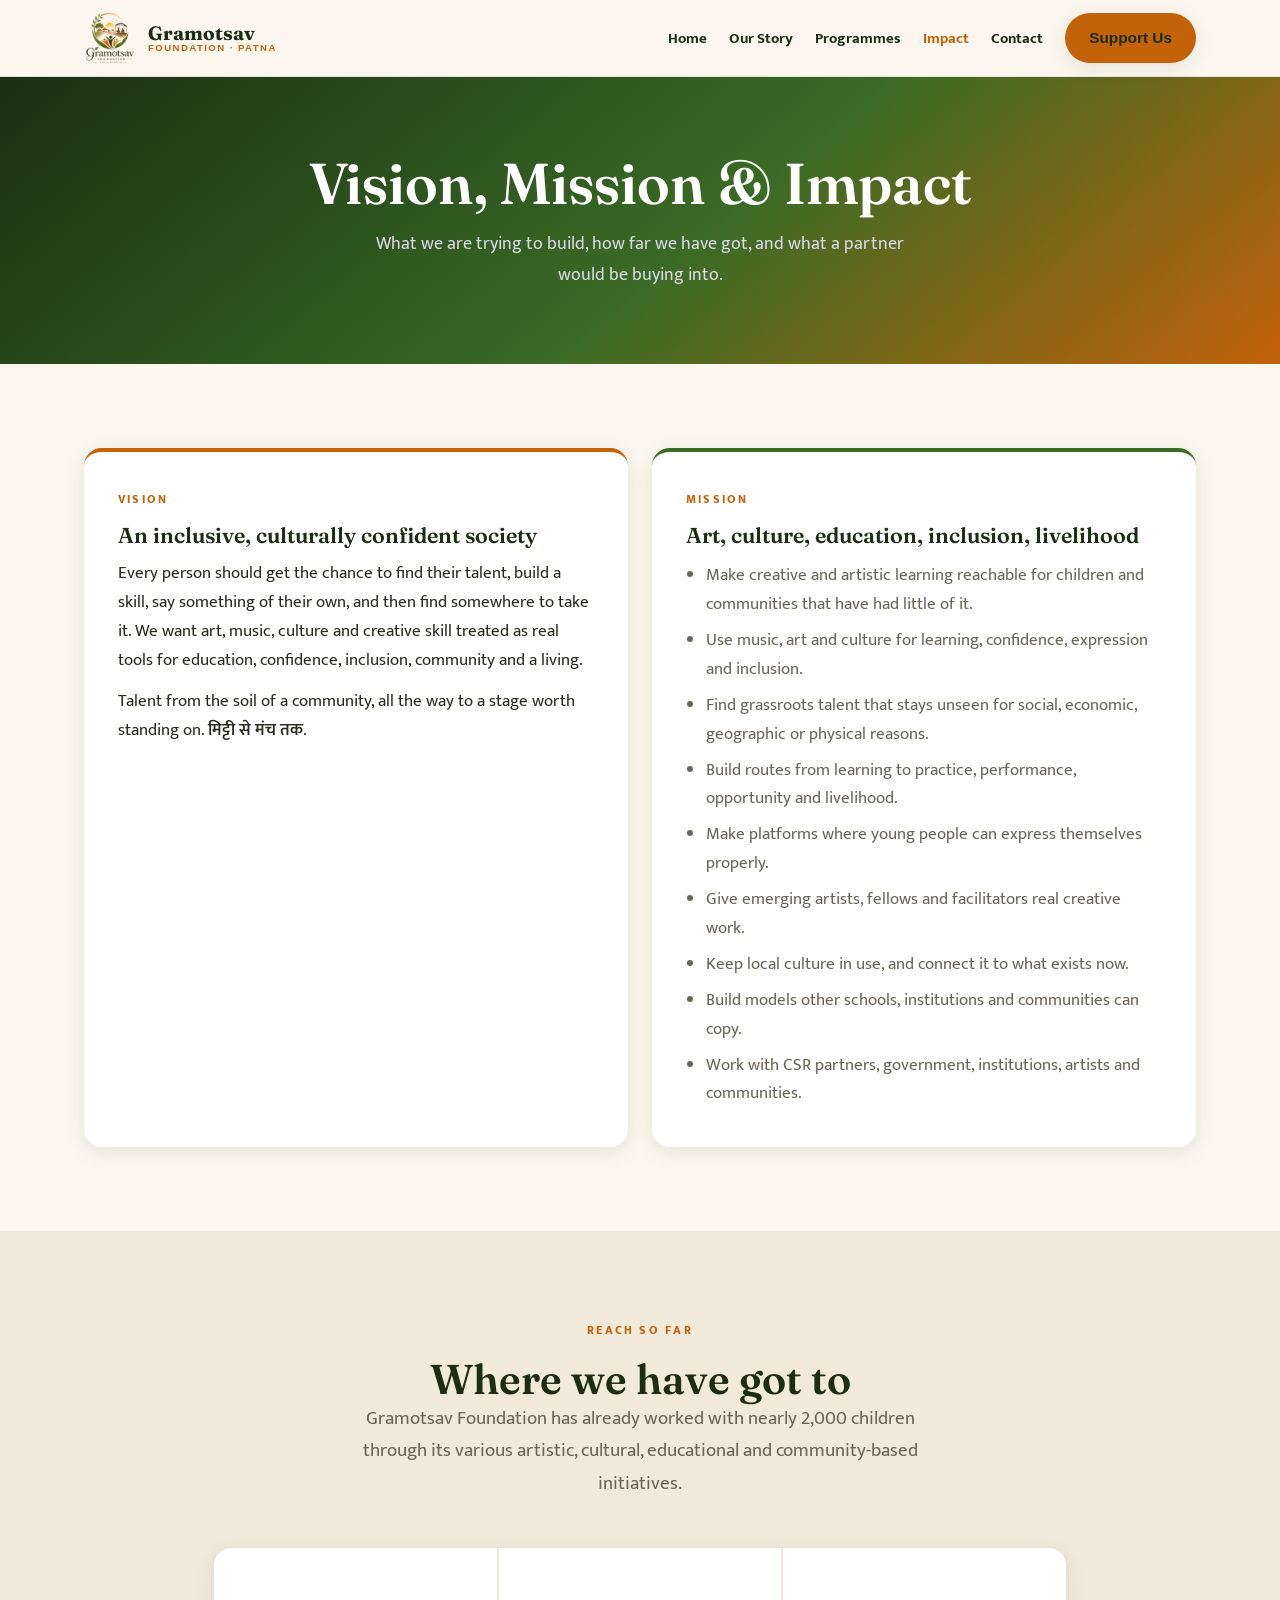
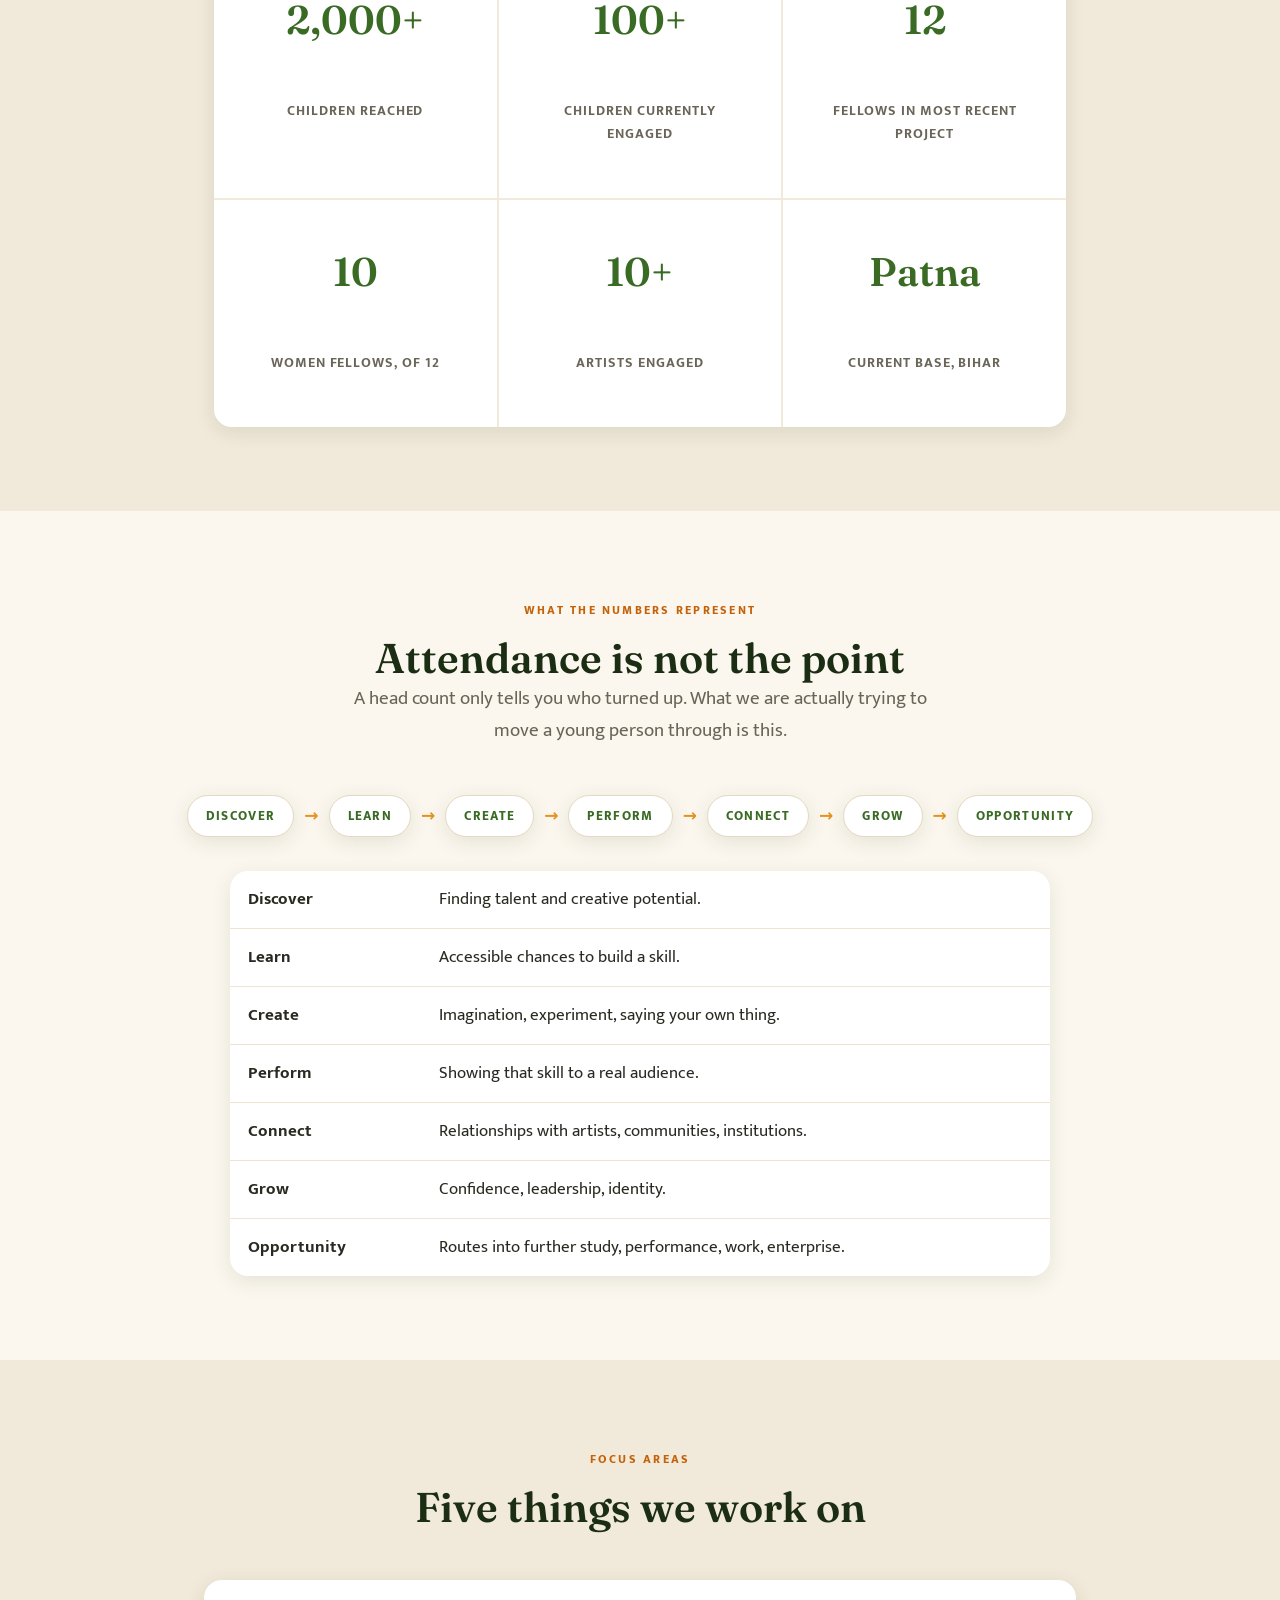
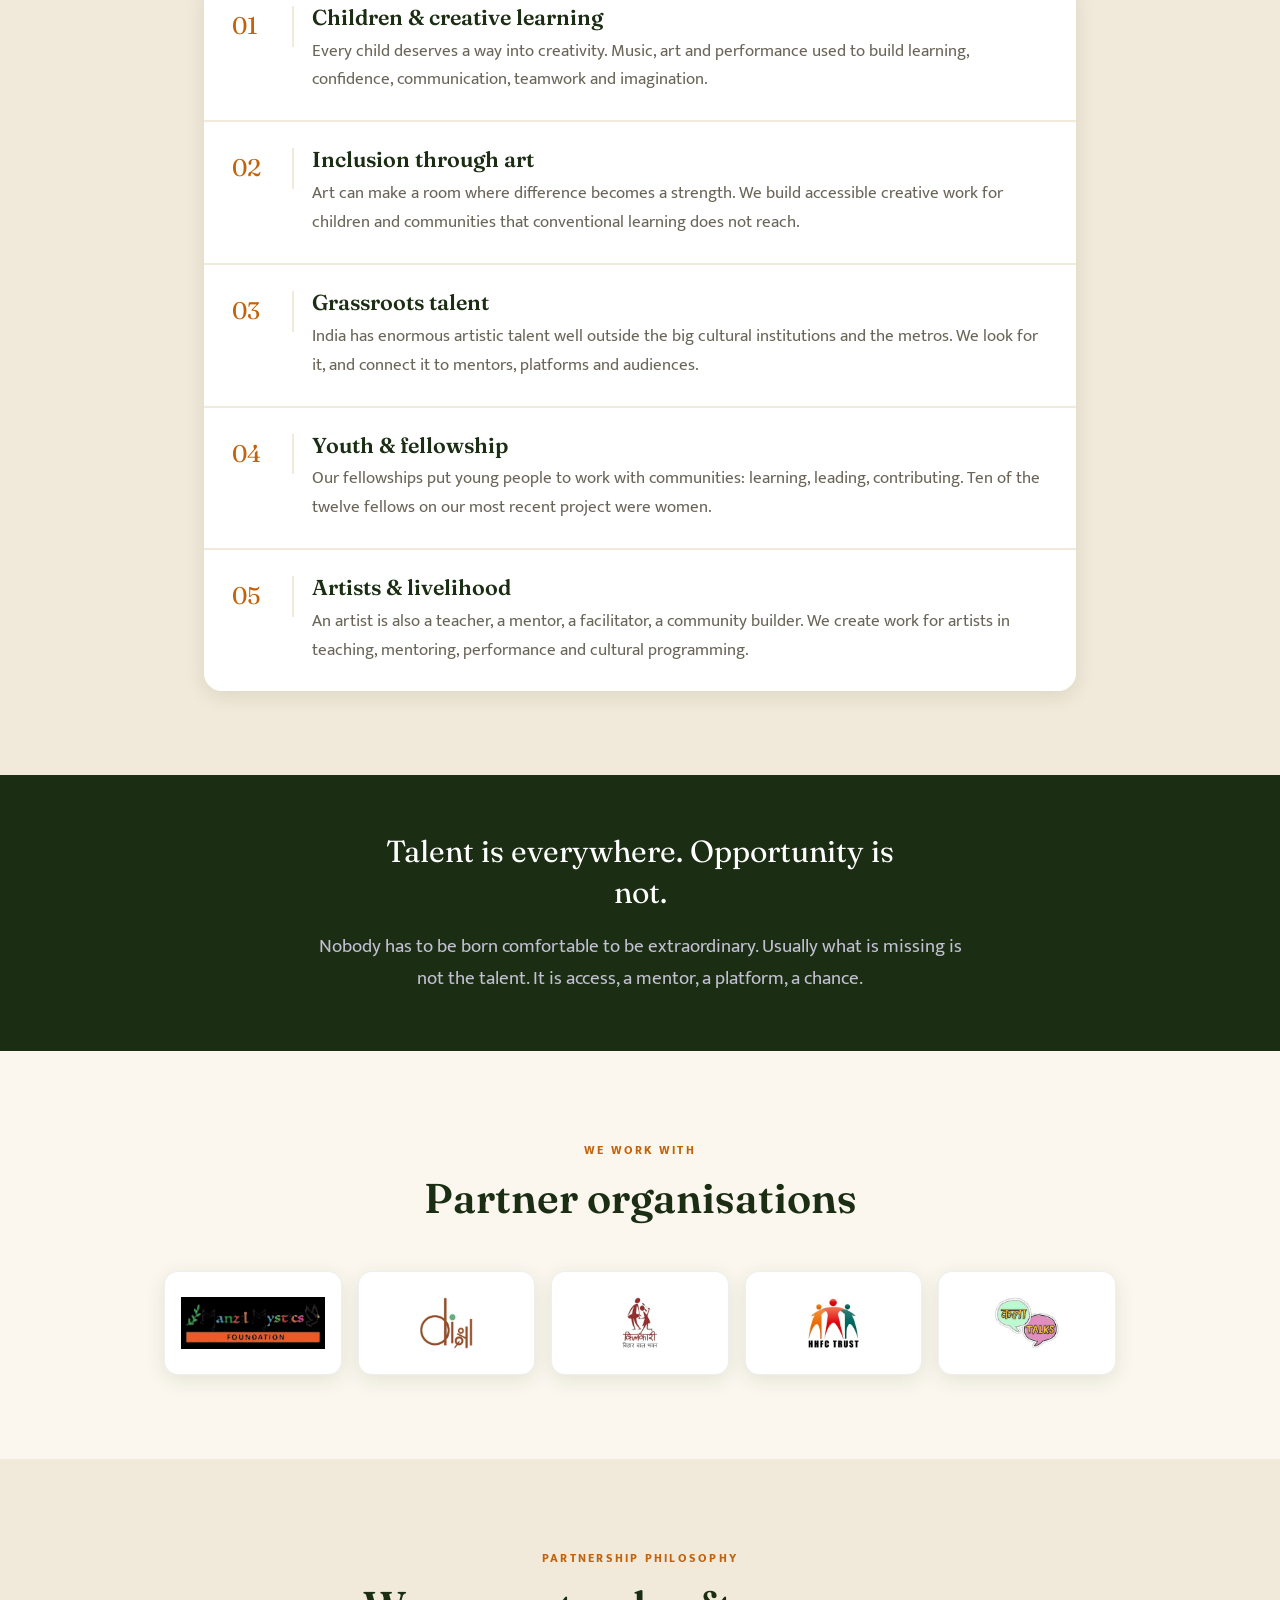
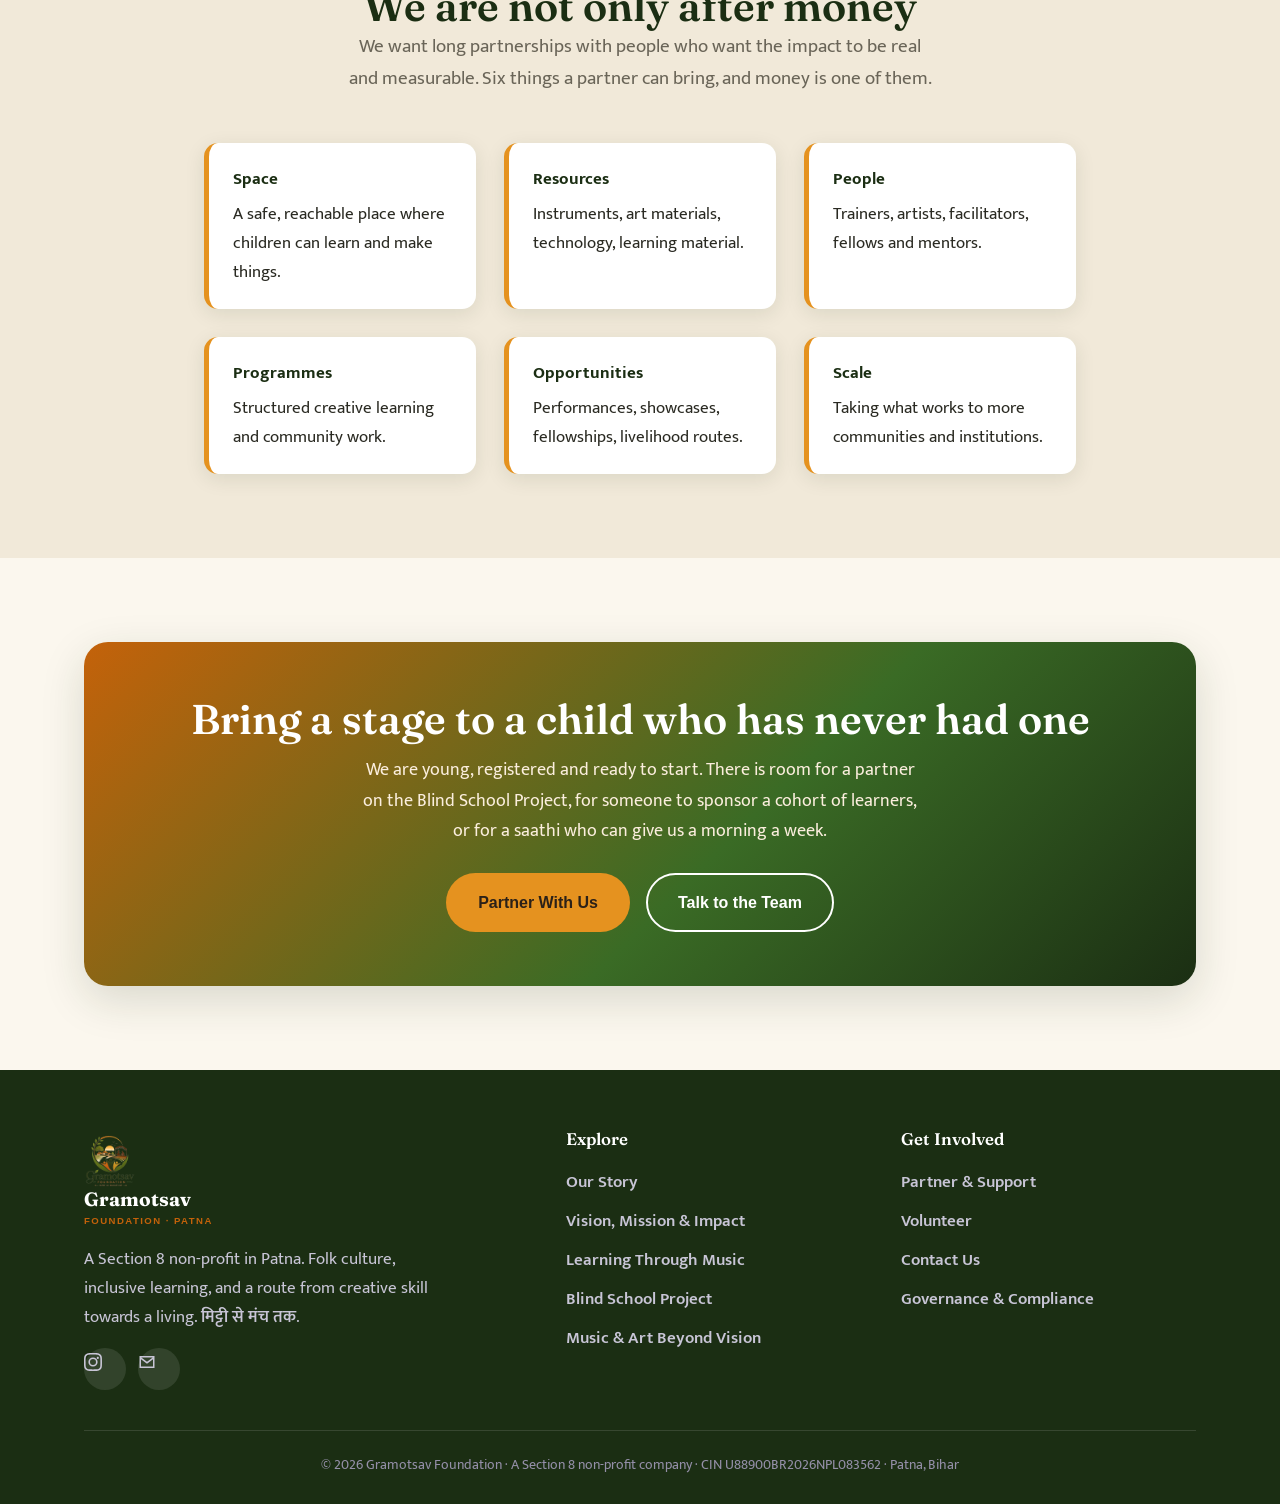
<file: impact.html>
<!DOCTYPE html>
<html lang="en">
<head>
<meta charset="UTF-8" />
<meta name="viewport" content="width=device-width, initial-scale=1.0" />
<title>Vision, Mission & Impact — Gramotsav Foundation</title>
<meta name="description" content="Gramotsav Foundation's vision and mission, our reach so far, our five focus areas and our partnership philosophy. Talent is everywhere; opportunity is not." />
<meta property="og:title" content="Vision, Mission & Impact — Gramotsav Foundation" />
<meta property="og:description" content="Gramotsav Foundation's vision and mission, our reach so far, our five focus areas and our partnership philosophy. Talent is everywhere; opportunity is not." />
<meta property="og:type" content="website" />
<meta property="og:image" content="logo.png" />
<link rel="icon" href="logo.png" type="image/png" />
<link rel="apple-touch-icon" href="logo.png" />
<link rel="preconnect" href="https://fonts.googleapis.com">
<link rel="preconnect" href="https://fonts.gstatic.com" crossorigin>
<link href="https://fonts.googleapis.com/css2?family=Fraunces:opsz,wght@9..144,500;9..144,600;9..144,700&family=Mukta:wght@400;600;700;800&display=swap" rel="stylesheet">
<link rel="stylesheet" href="styles.css" />
</head>
<body>

<header class="site-header">
  <nav class="nav">
    <a class="brand" href="index.html">
      <img class="brand-logo" src="logo.png" alt="Gramotsav Foundation logo" />
      <span class="brand-name">Gramotsav<span>Foundation · Patna</span></span>
    </a>
    <button class="nav-toggle" aria-label="Menu" aria-expanded="false">&#9776;</button>
    <ul class="nav-links">
      <li><a href="index.html">Home</a></li>
      <li><a href="our-story.html">Our Story</a></li>
      <li><a href="programmes.html">Programmes</a></li>
      <li><a href="impact.html" class="active">Impact</a></li>
      <li><a href="contact.html">Contact</a></li>
      <li><a href="support.html" class="btn btn--primary nav-cta">Support Us</a></li>
    </ul>
  </nav>
</header>

<section class="page-banner">
  <div class="container">
    <h1>Vision, Mission &amp; Impact</h1>
    <p>What we are trying to build, how far we have got, and what a partner would be buying into.</p>
  </div>
</section>

<section class="section">
  <div class="container">
    <div class="vm">
      <div>
        <span class="eyebrow">Vision</span>
        <h3>An inclusive, culturally confident society</h3>
        <p>Every person should get the chance to find their talent, build a skill, say something of their own, and then find somewhere to take it. We want art, music, culture and creative skill treated as real tools for education, confidence, inclusion, community and a living.</p>
        <p style="margin-top:12px;">Talent from the soil of a community, all the way to a stage worth standing on. <span class="devnagri">मिट्टी से मंच तक</span>.</p>
      </div>
      <div>
        <span class="eyebrow">Mission</span>
        <h3>Art, culture, education, inclusion, livelihood</h3>
        <ul>
          <li>Make creative and artistic learning reachable for children and communities that have had little of it.</li>
          <li>Use music, art and culture for learning, confidence, expression and inclusion.</li>
          <li>Find grassroots talent that stays unseen for social, economic, geographic or physical reasons.</li>
          <li>Build routes from learning to practice, performance, opportunity and livelihood.</li>
          <li>Make platforms where young people can express themselves properly.</li>
          <li>Give emerging artists, fellows and facilitators real creative work.</li>
          <li>Keep local culture in use, and connect it to what exists now.</li>
          <li>Build models other schools, institutions and communities can copy.</li>
          <li>Work with CSR partners, government, institutions, artists and communities.</li>
        </ul>
      </div>
    </div>
  </div>
</section>

<section class="section section--soft">
  <div class="container section-head">
    <span class="eyebrow">Reach So Far</span>
    <h2>Where we have got to</h2>
    <p class="lead mx-auto">Gramotsav Foundation has already worked with nearly 2,000 children through its various artistic, cultural, educational and community-based initiatives.</p>
  </div>
  <div class="container" style="max-width:900px;">
    <div class="impact">
      <div><div class="n">2,000+</div><div class="l">Children reached</div></div>
      <div><div class="n">100+</div><div class="l">Children currently engaged</div></div>
      <div><div class="n">12</div><div class="l">Fellows in most recent project</div></div>
      <div><div class="n">10</div><div class="l">Women fellows, of 12</div></div>
      <div><div class="n">10+</div><div class="l">Artists engaged</div></div>
      <div><div class="n">Patna</div><div class="l">Current base, Bihar</div></div>
    </div>
  </div>
</section>

<section class="section">
  <div class="container section-head">
    <span class="eyebrow">What the Numbers Represent</span>
    <h2>Attendance is not the point</h2>
    <p class="lead mx-auto">A head count only tells you who turned up. What we are actually trying to move a young person through is this.</p>
  </div>
  <div class="container">
    <div class="journey">
      <span>Discover</span><i>&rarr;</i><span>Learn</span><i>&rarr;</i><span>Create</span><i>&rarr;</i>
      <span>Perform</span><i>&rarr;</i><span>Connect</span><i>&rarr;</i><span>Grow</span><i>&rarr;</i><span>Opportunity</span>
    </div>
    <div class="table-wrap" style="margin-top:34px;max-width:820px;margin-left:auto;margin-right:auto;">
      <table class="tbl">
        <tbody>
          <tr><td class="k"><strong>Discover</strong></td><td>Finding talent and creative potential.</td></tr>
          <tr><td class="k"><strong>Learn</strong></td><td>Accessible chances to build a skill.</td></tr>
          <tr><td class="k"><strong>Create</strong></td><td>Imagination, experiment, saying your own thing.</td></tr>
          <tr><td class="k"><strong>Perform</strong></td><td>Showing that skill to a real audience.</td></tr>
          <tr><td class="k"><strong>Connect</strong></td><td>Relationships with artists, communities, institutions.</td></tr>
          <tr><td class="k"><strong>Grow</strong></td><td>Confidence, leadership, identity.</td></tr>
          <tr><td class="k"><strong>Opportunity</strong></td><td>Routes into further study, performance, work, enterprise.</td></tr>
        </tbody>
      </table>
    </div>
  </div>
</section>

<section class="section section--soft">
  <div class="container section-head">
    <span class="eyebrow">Focus Areas</span>
    <h2>Five things we work on</h2>
  </div>
  <div class="container" style="max-width:920px;">
    <div class="focus">
      <article><div class="num">01</div><div>
        <h3>Children &amp; creative learning</h3>
        <p>Every child deserves a way into creativity. Music, art and performance used to build learning, confidence, communication, teamwork and imagination.</p>
      </div></article>
      <article><div class="num">02</div><div>
        <h3>Inclusion through art</h3>
        <p>Art can make a room where difference becomes a strength. We build accessible creative work for children and communities that conventional learning does not reach.</p>
      </div></article>
      <article><div class="num">03</div><div>
        <h3>Grassroots talent</h3>
        <p>India has enormous artistic talent well outside the big cultural institutions and the metros. We look for it, and connect it to mentors, platforms and audiences.</p>
      </div></article>
      <article><div class="num">04</div><div>
        <h3>Youth &amp; fellowship</h3>
        <p>Our fellowships put young people to work with communities: learning, leading, contributing. Ten of the twelve fellows on our most recent project were women.</p>
      </div></article>
      <article><div class="num">05</div><div>
        <h3>Artists &amp; livelihood</h3>
        <p>An artist is also a teacher, a mentor, a facilitator, a community builder. We create work for artists in teaching, mentoring, performance and cultural programming.</p>
      </div></article>
    </div>
  </div>
</section>

<section class="section section--navy section--tight">
  <div class="container">
    <p class="pull" style="color:#fff;max-width:26ch;">Talent is everywhere. Opportunity is not.</p>
    <p class="lead mx-auto center" style="margin-top:18px;">Nobody has to be born comfortable to be extraordinary. Usually what is missing is not the talent. It is access, a mentor, a platform, a chance.</p>
  </div>
</section>

<section class="section">
  <div class="container section-head">
    <span class="eyebrow">We Work With</span>
    <h2>Partner organisations</h2>
  </div>
  <div class="container" style="max-width:1000px;">
    <div class="partners">
      <span><img src="img/partners/manzil-mystics.png" alt="Manzil Mystics Foundation" loading="lazy" /></span>
      <span><img src="img/partners/diksha.png" alt="Diksha Foundation" loading="lazy" /></span>
      <span><img src="img/partners/kilkari.png" alt="Kilkari Bihar Bal Bhavan" loading="lazy" /></span>
      <span><img src="img/partners/hhfc-trust.png" alt="HHFC Trust" loading="lazy" /></span>
      <span><img src="img/partners/kala-talks.png" alt="Kala Talks" loading="lazy" /></span>
    </div>
  </div>
</section>

<section class="section section--soft">
  <div class="container section-head">
    <span class="eyebrow">Partnership Philosophy</span>
    <h2>We are not only after money</h2>
    <p class="lead mx-auto">We want long partnerships with people who want the impact to be real and measurable. Six things a partner can bring, and money is one of them.</p>
  </div>
  <div class="container" style="max-width:920px;">
    <div class="grid grid-3">
      <div class="callout note"><strong>Space</strong><p style="margin-top:6px;">A safe, reachable place where children can learn and make things.</p></div>
      <div class="callout note"><strong>Resources</strong><p style="margin-top:6px;">Instruments, art materials, technology, learning material.</p></div>
      <div class="callout note"><strong>People</strong><p style="margin-top:6px;">Trainers, artists, facilitators, fellows and mentors.</p></div>
      <div class="callout note"><strong>Programmes</strong><p style="margin-top:6px;">Structured creative learning and community work.</p></div>
      <div class="callout note"><strong>Opportunities</strong><p style="margin-top:6px;">Performances, showcases, fellowships, livelihood routes.</p></div>
      <div class="callout note"><strong>Scale</strong><p style="margin-top:6px;">Taking what works to more communities and institutions.</p></div>
    </div>
  </div>
</section>

<section class="section">
  <div class="container">
    <div class="cta-band">
      <h2>Bring a stage to a child who has never had one</h2>
      <p>We are young, registered and ready to start. There is room for a partner on the Blind School Project, for someone to sponsor a cohort of learners, or for a saathi who can give us a morning a week.</p>
      <div class="btn-row center">
        <a href="support.html" class="btn btn--light">Partner With Us</a>
        <a href="contact.html" class="btn btn--ghost" style="border-color:#fff;color:#fff;">Talk to the Team</a>
      </div>
    </div>
  </div>
</section>

<footer class="site-footer">
  <div class="container">
    <div class="footer-grid">
      <div>
        <a class="brand" href="index.html" style="margin-bottom:14px;">
          <img class="brand-logo" src="logo.png" alt="Gramotsav Foundation logo" />
          <span class="brand-name" style="color:#fff;">Gramotsav<span>Foundation · Patna</span></span>
        </a>
        <p style="max-width:36ch;">A Section 8 non-profit in Patna. Folk culture, inclusive learning, and a route from creative skill towards a living. <span class="devnagri">मिट्टी से मंच तक</span>.</p>
        <div class="socials">
          <a class="social-btn" href="https://www.instagram.com/gramotsavfoundation/" target="_blank" rel="noopener" aria-label="Instagram"><svg viewBox="0 0 24 24" aria-hidden="true"><path d="M12 2.16c3.2 0 3.58.01 4.85.07 1.17.05 1.8.25 2.23.41.56.22.96.48 1.38.9.42.42.68.82.9 1.38.16.42.36 1.06.41 2.23.06 1.27.07 1.65.07 4.85s-.01 3.58-.07 4.85c-.05 1.17-.25 1.8-.41 2.23-.22.56-.48.96-.9 1.38-.42.42-.82.68-1.38.9-.42.16-1.06.36-2.23.41-1.27.06-1.65.07-4.85.07s-3.58-.01-4.85-.07c-1.17-.05-1.8-.25-2.23-.41a3.7 3.7 0 0 1-1.38-.9 3.7 3.7 0 0 1-.9-1.38c-.16-.42-.36-1.06-.41-2.23C2.17 15.58 2.16 15.2 2.16 12s.01-3.58.07-4.85c.05-1.17.25-1.8.41-2.23.22-.56.48-.96.9-1.38.42-.42.82-.68 1.38-.9.42-.16 1.06-.36 2.23-.41C8.42 2.17 8.8 2.16 12 2.16ZM12 0C8.74 0 8.33.01 7.05.07 5.78.13 4.9.33 4.14.63c-.79.3-1.46.72-2.13 1.38C1.35 2.68.93 3.35.63 4.14.33 4.9.13 5.78.07 7.05.01 8.33 0 8.74 0 12s.01 3.67.07 4.95c.06 1.27.26 2.15.56 2.91.3.79.72 1.46 1.38 2.13.67.66 1.34 1.08 2.13 1.38.76.3 1.64.5 2.91.56C8.33 23.99 8.74 24 12 24s3.67-.01 4.95-.07c1.27-.06 2.15-.26 2.91-.56a5.9 5.9 0 0 0 2.13-1.38 5.9 5.9 0 0 0 1.38-2.13c.3-.76.5-1.64.56-2.91.06-1.28.07-1.69.07-4.95s-.01-3.67-.07-4.95c-.06-1.27-.26-2.15-.56-2.91a5.9 5.9 0 0 0-1.38-2.13A5.9 5.9 0 0 0 19.86.63c-.76-.3-1.64-.5-2.91-.56C15.67.01 15.26 0 12 0Zm0 5.84a6.16 6.16 0 1 0 0 12.32 6.16 6.16 0 0 0 0-12.32ZM12 16a4 4 0 1 1 0-8 4 4 0 0 1 0 8Zm6.41-10.85a1.44 1.44 0 1 0 0 2.88 1.44 1.44 0 0 0 0-2.88Z"/></svg></a>
          <a class="social-btn" href="mailto:gramotsavfoundation@gmail.com" aria-label="Email"><svg viewBox="0 0 24 24" aria-hidden="true"><path d="M2 4h20v16H2V4Zm2.4 2L12 11.6 19.6 6H4.4ZM20 8.3l-8 5.9-8-5.9V18h16V8.3Z"/></svg></a>
        </div>
      </div>
      <div>
        <h4>Explore</h4>
        <a href="our-story.html">Our Story</a>
        <a href="impact.html">Vision, Mission &amp; Impact</a>
        <a href="learning-through-music.html">Learning Through Music</a>
        <a href="blind-school-project.html">Blind School Project</a>
        <a href="music-beyond-vision.html">Music &amp; Art Beyond Vision</a>
      </div>
      <div>
        <h4>Get Involved</h4>
        <a href="support.html">Partner &amp; Support</a>
        <a href="support.html#volunteer">Volunteer</a>
        <a href="contact.html">Contact Us</a>
        <a href="transparency.html">Governance &amp; Compliance</a>
      </div>
    </div>
    <div class="footer-bottom">
      &copy; 2026 Gramotsav Foundation &middot; A Section 8 non-profit company &middot; CIN U88900BR2026NPL083562 &middot; Patna, Bihar
    </div>
  </div>
</footer>

<script src="main.js"></script>
</body>
</html>
</file>
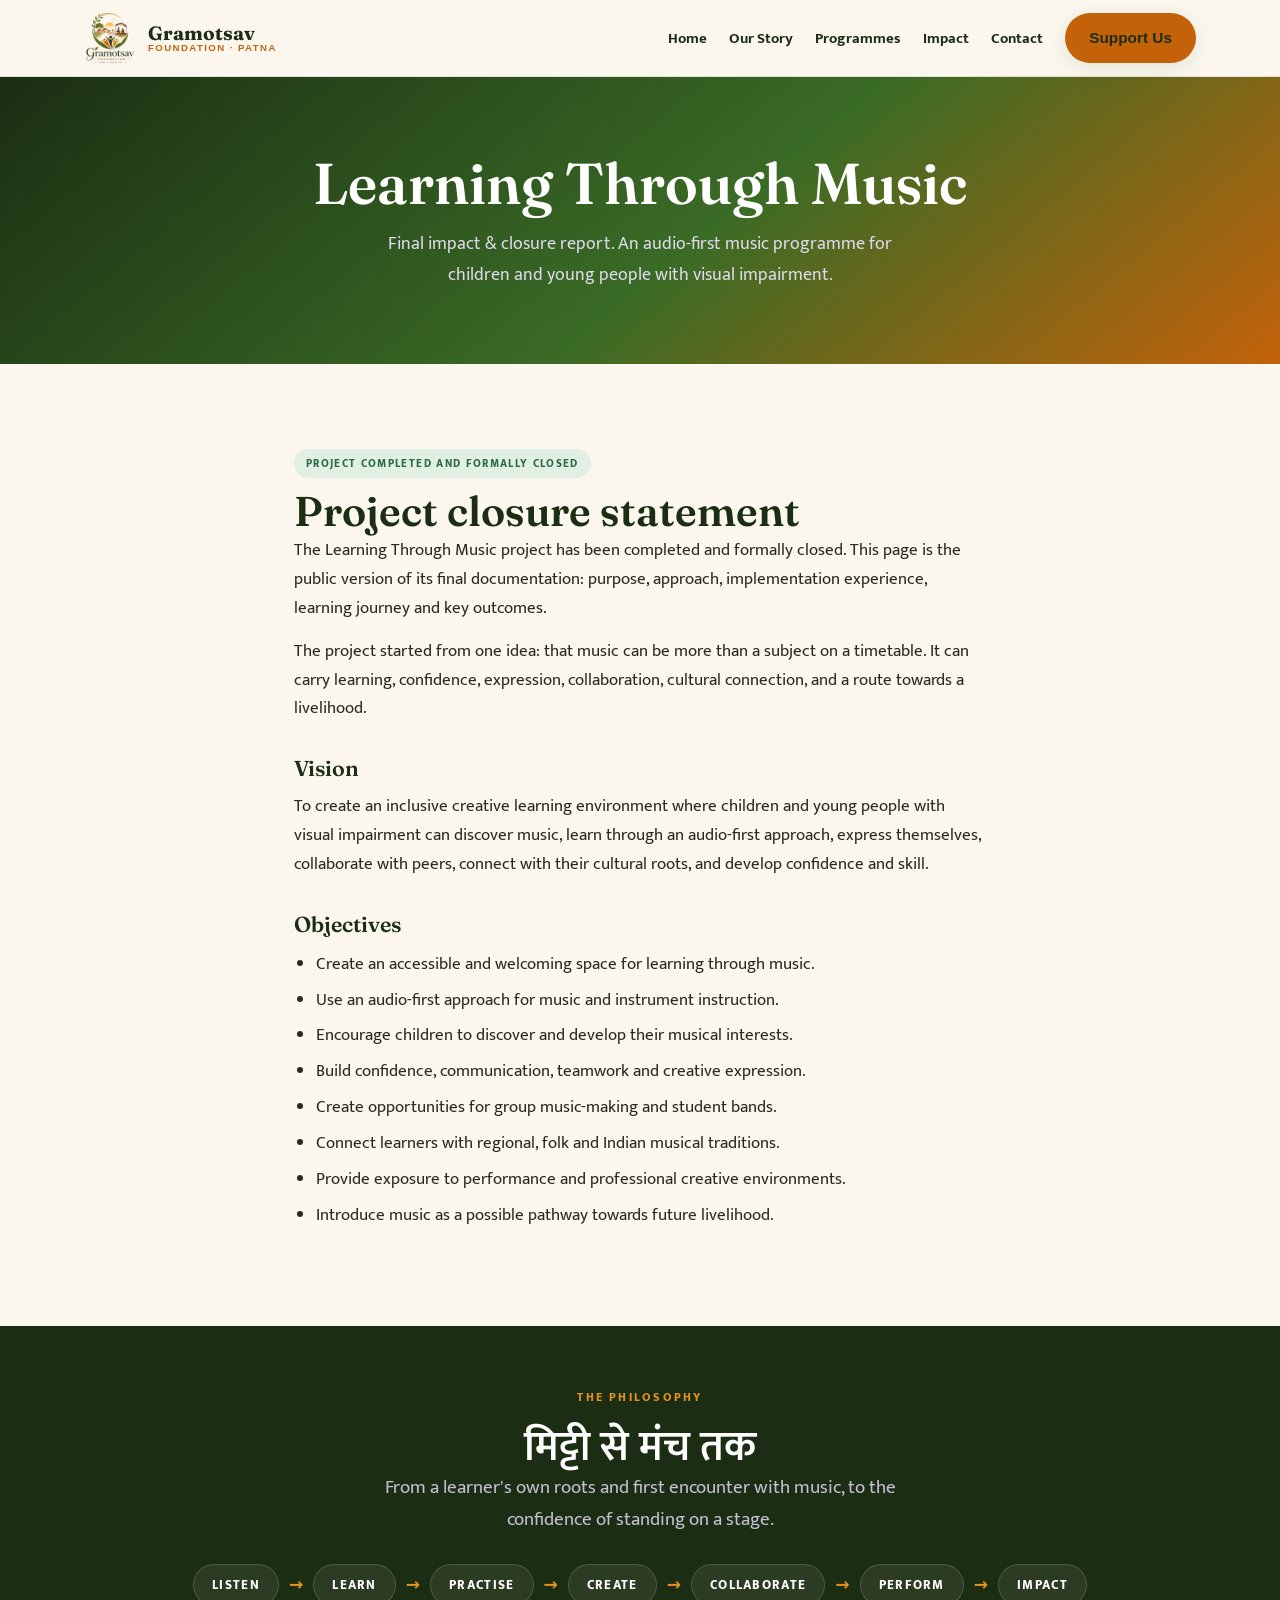
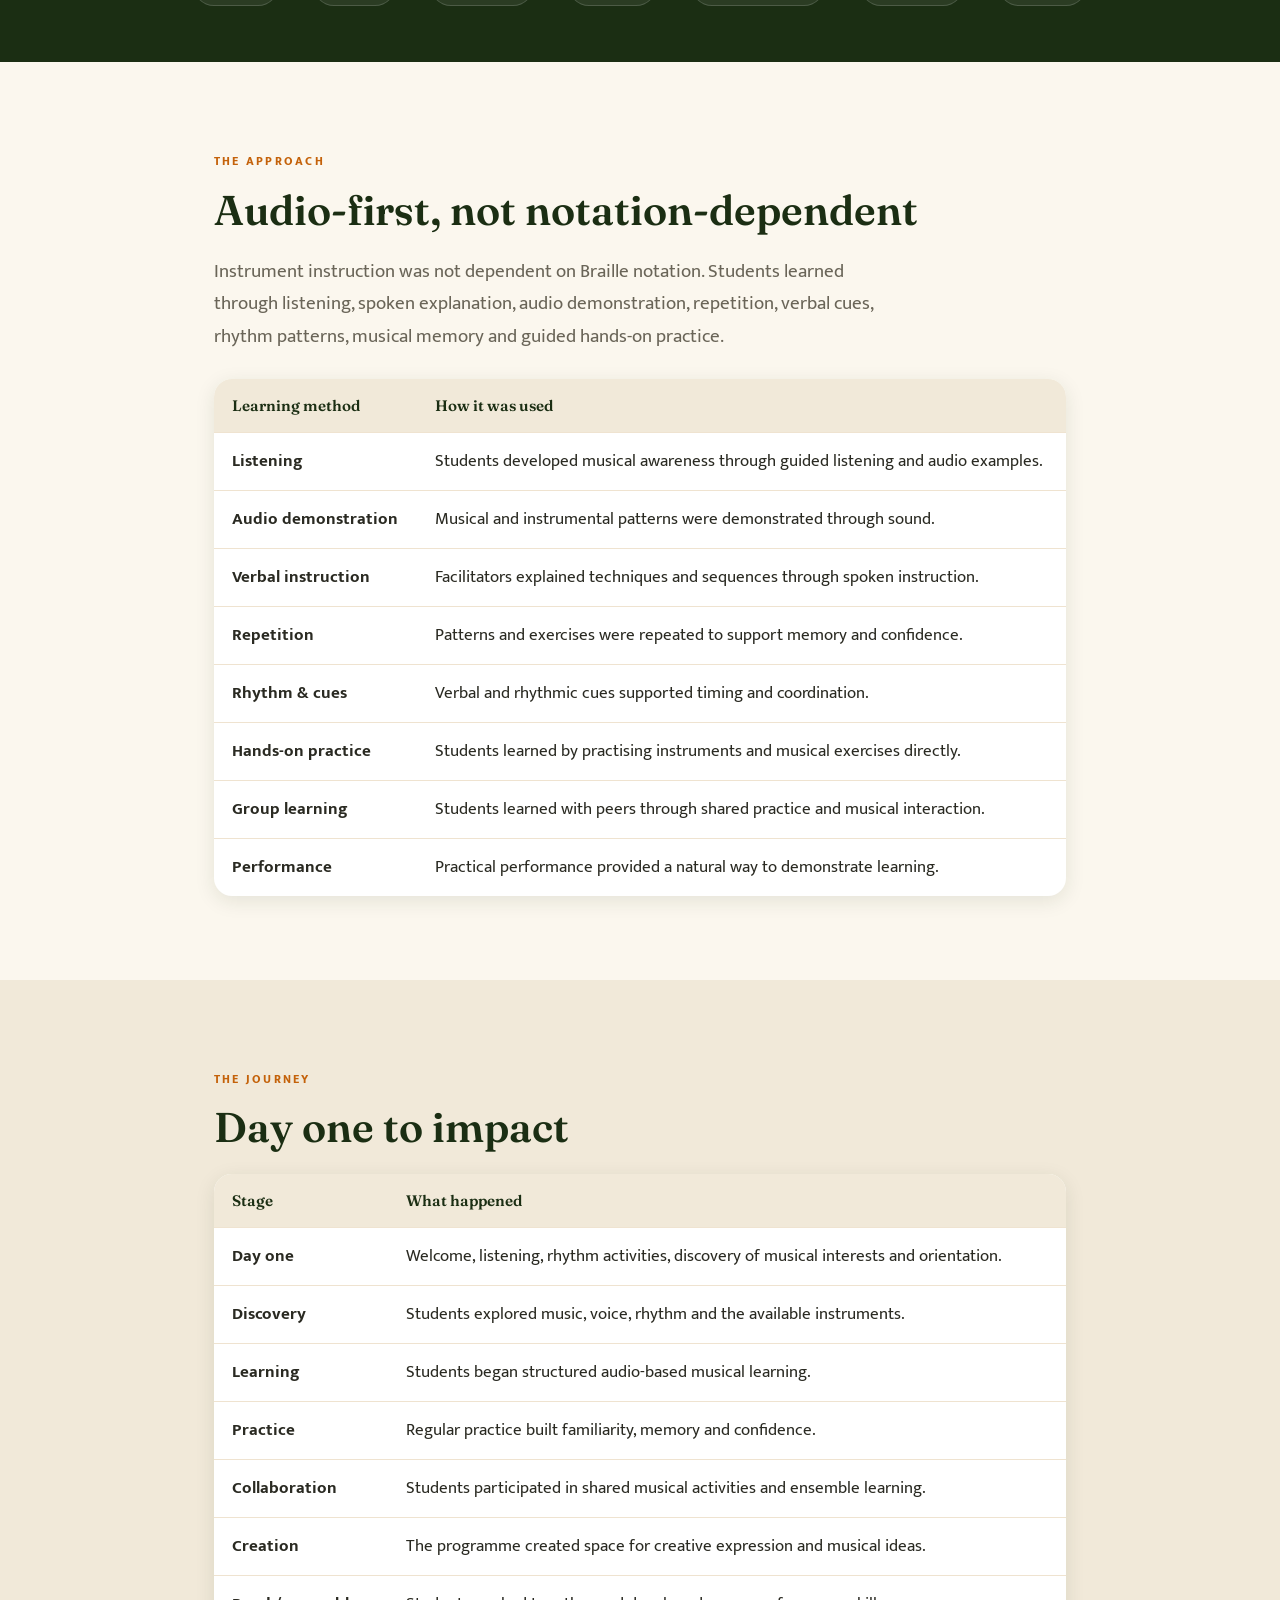
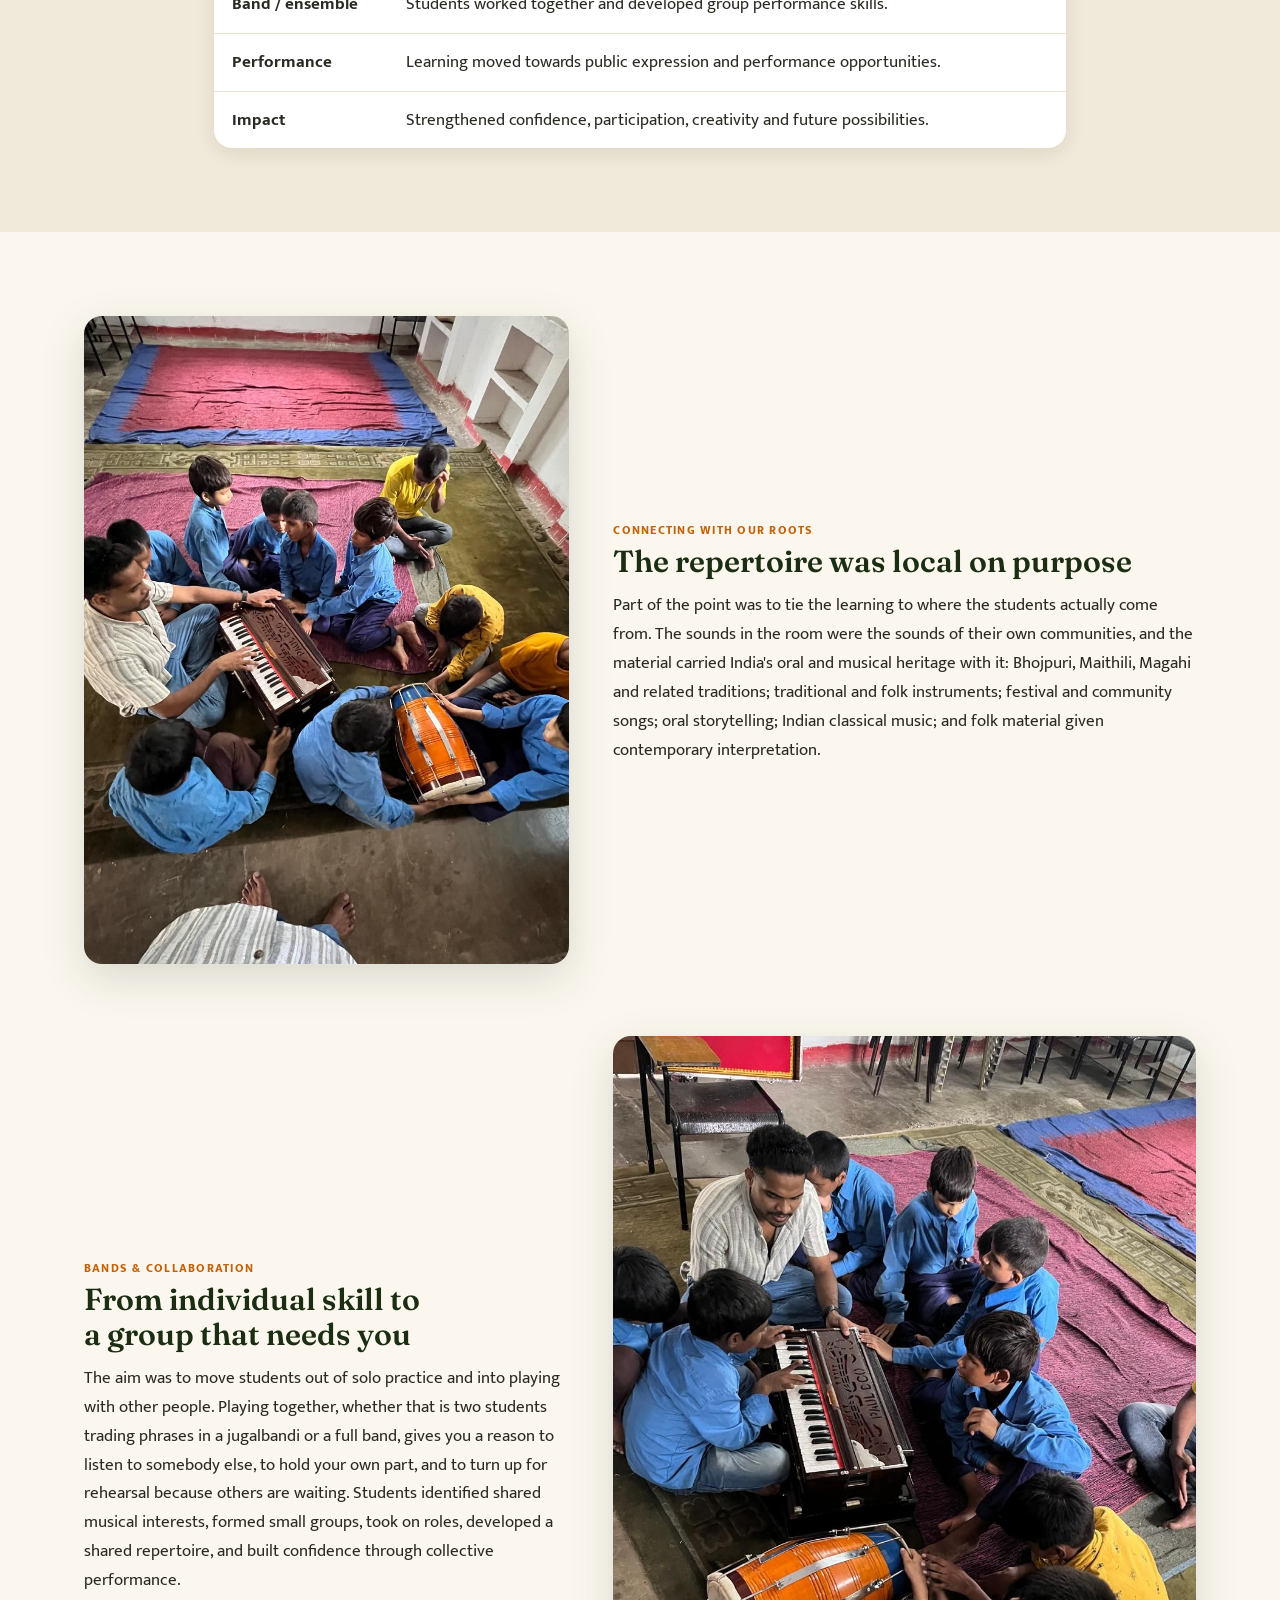
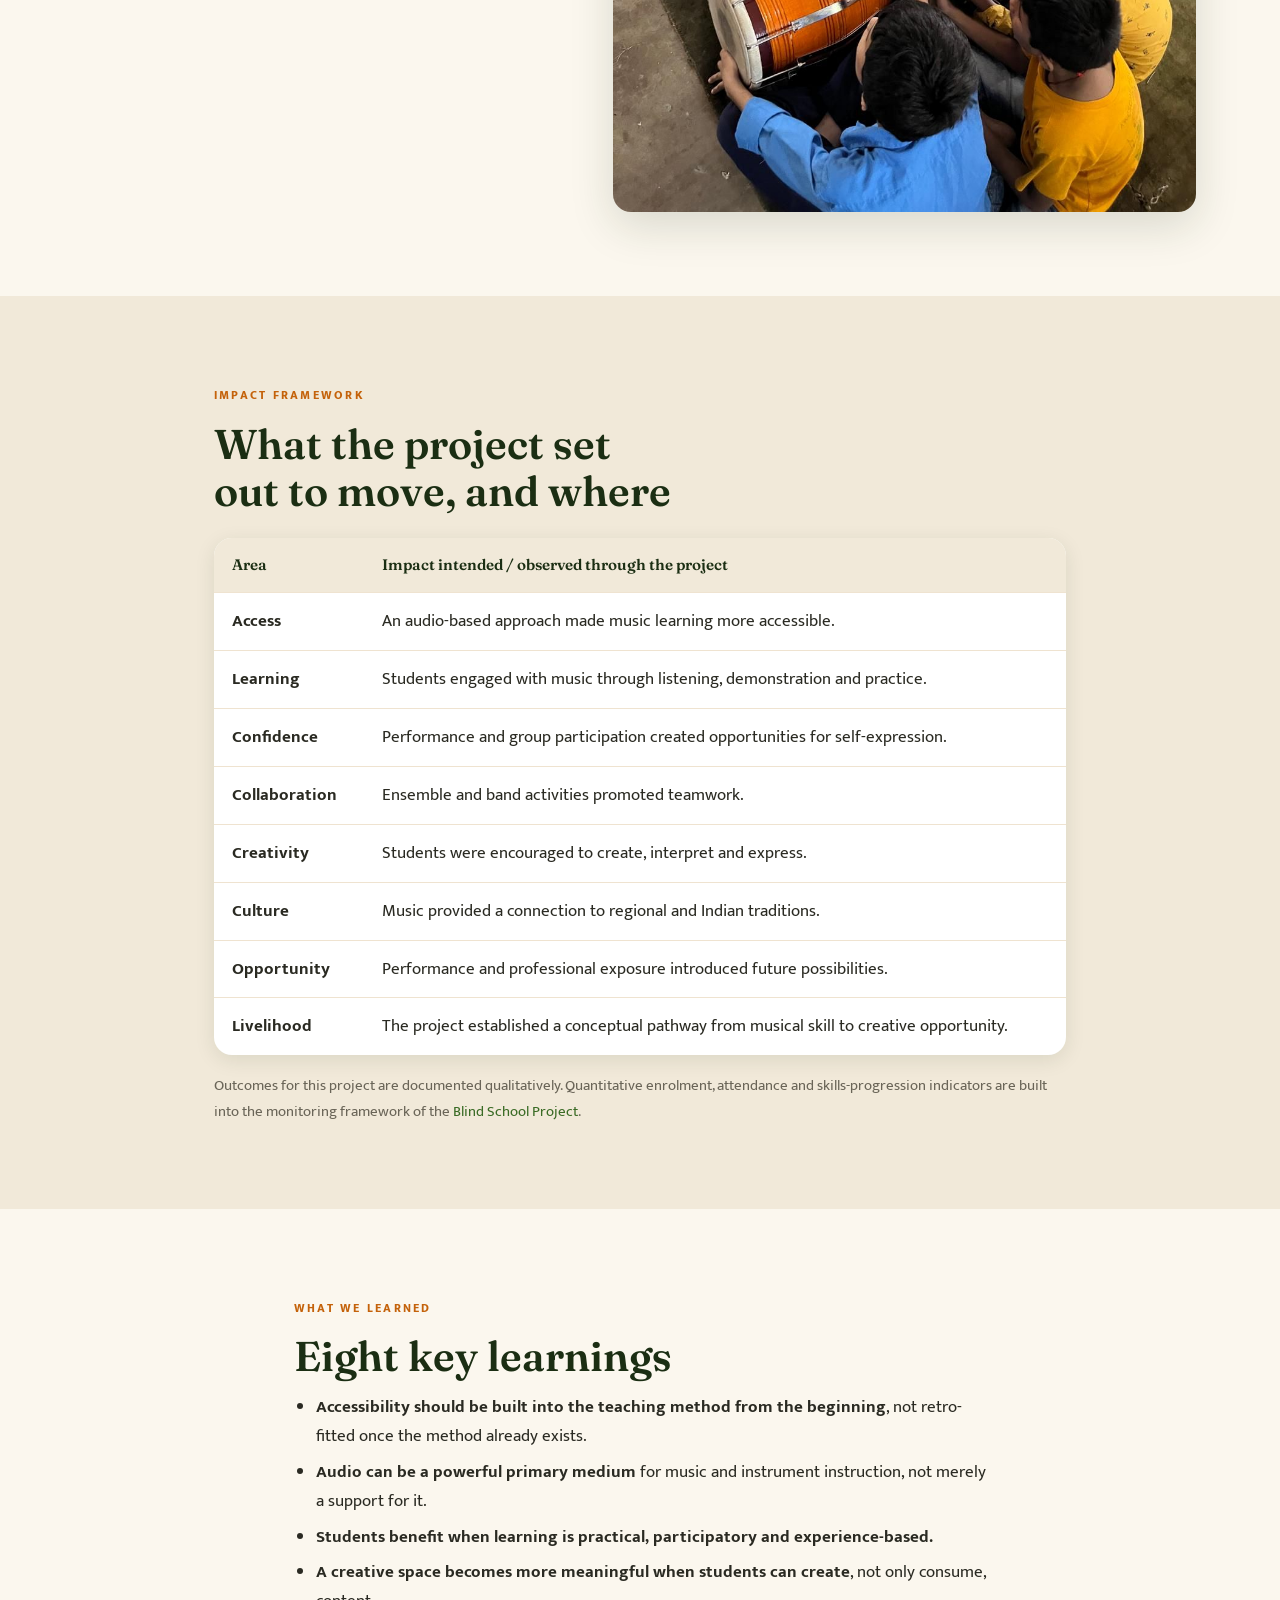
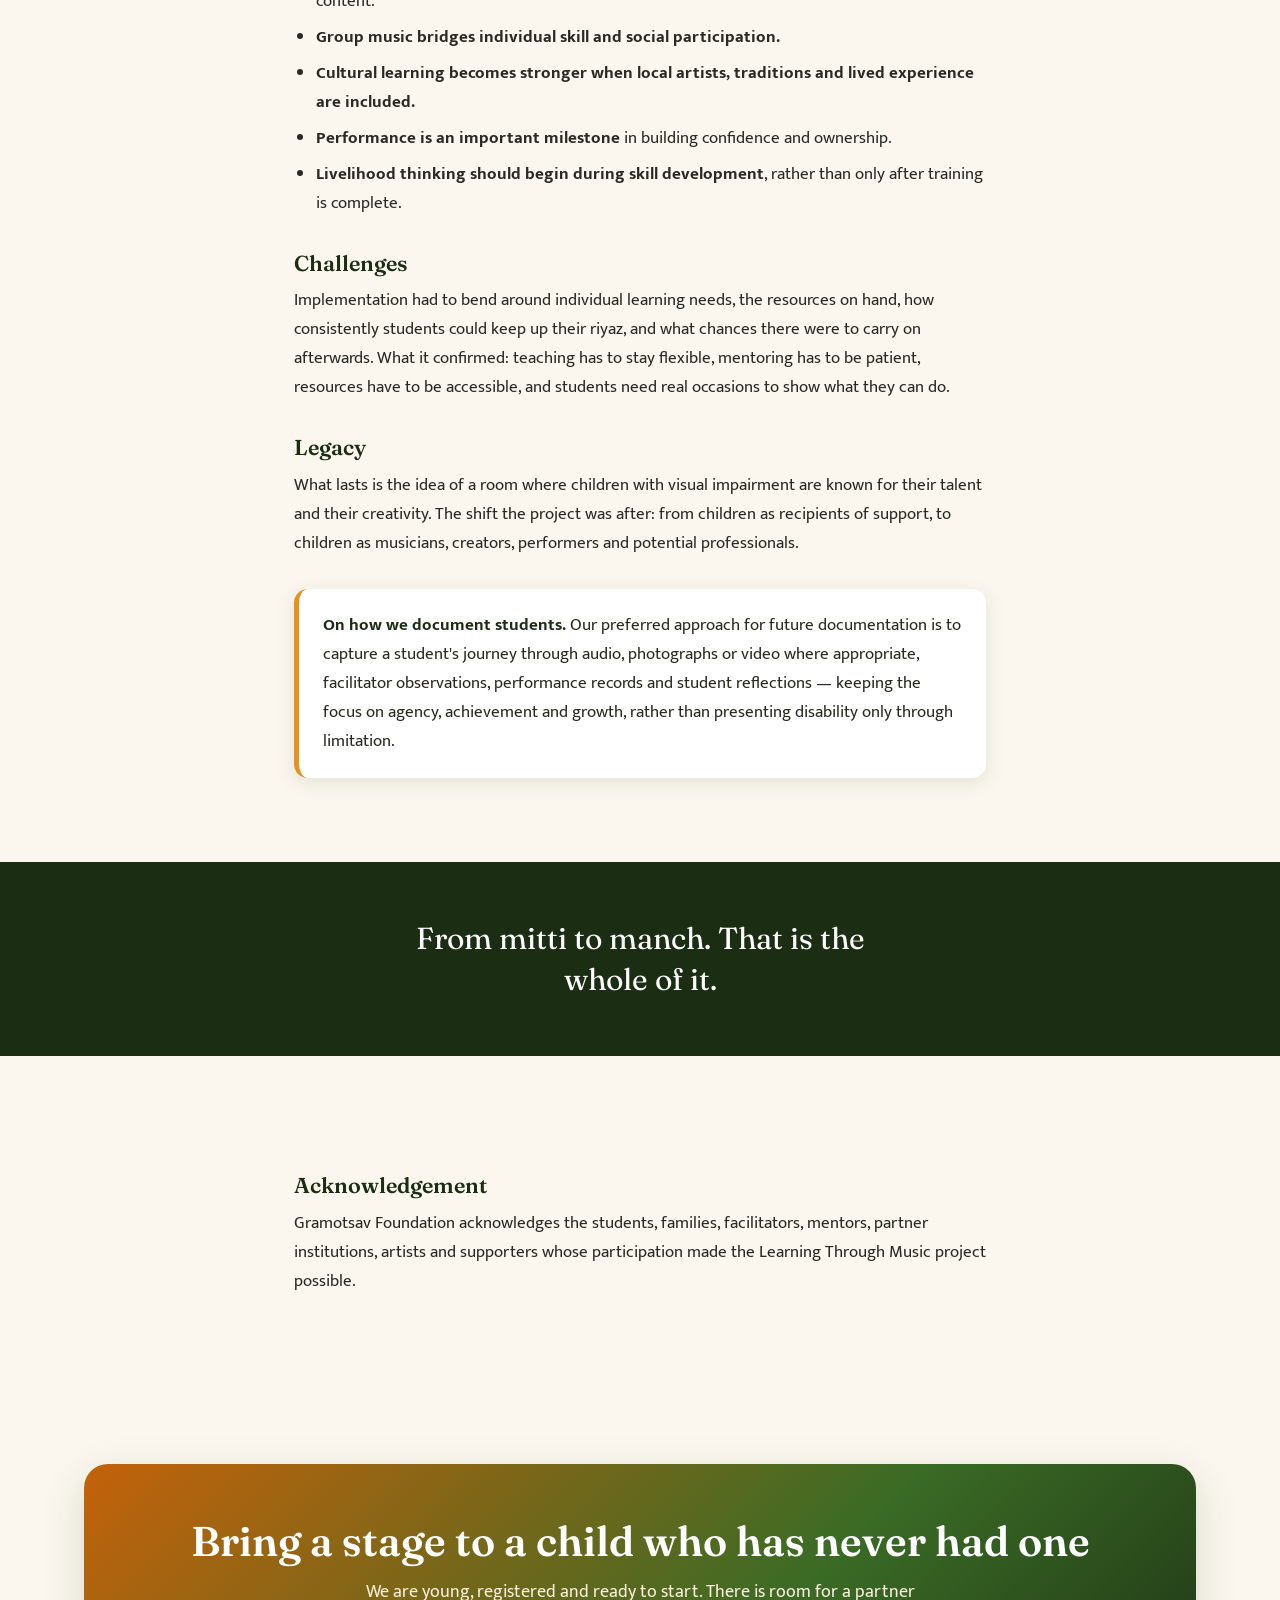
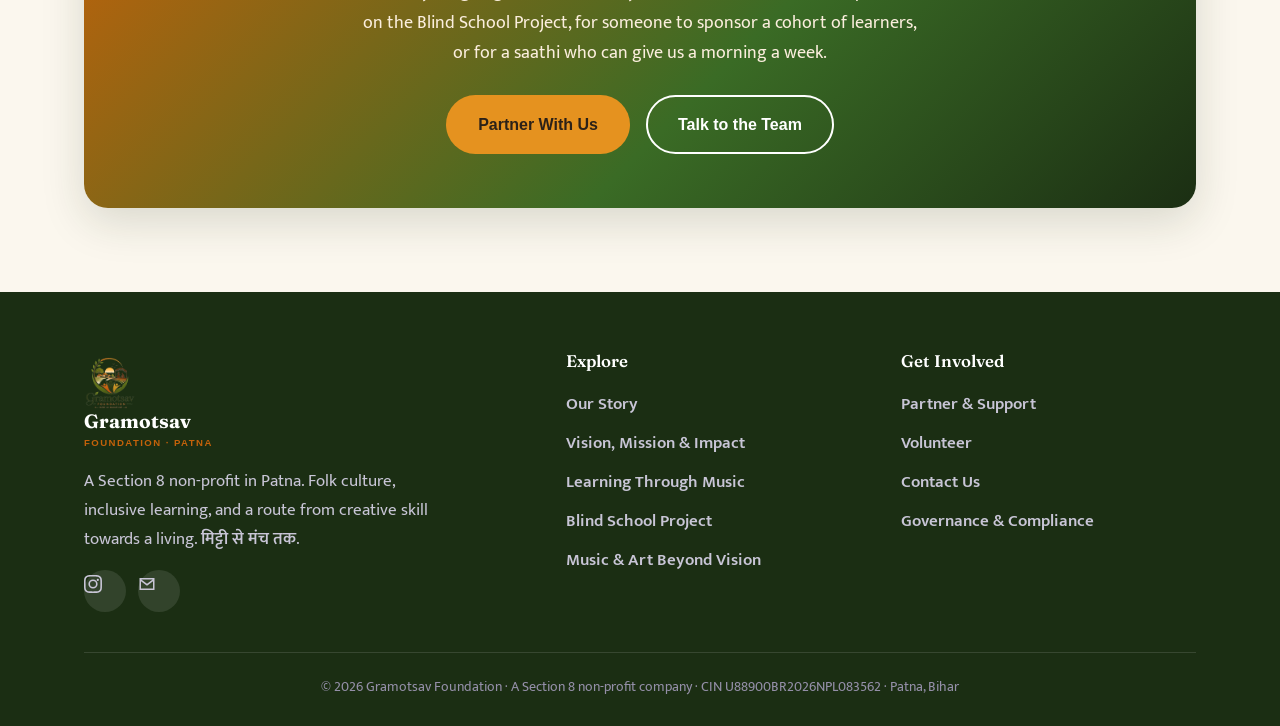
<file: learning-through-music.html>
<!DOCTYPE html>
<html lang="en">
<head>
<meta charset="UTF-8" />
<meta name="viewport" content="width=device-width, initial-scale=1.0" />
<title>Learning Through Music — Impact & Closure Report | Gramotsav Foundation</title>
<meta name="description" content="The full impact and closure report for Gramotsav Foundation's Learning Through Music project — an audio-first music programme for children with visual impairment in Bihar." />
<meta property="og:title" content="Learning Through Music — Impact & Closure Report | Gramotsav Foundation" />
<meta property="og:description" content="The full impact and closure report for Gramotsav Foundation's Learning Through Music project — an audio-first music programme for children with visual impairment in Bihar." />
<meta property="og:type" content="website" />
<meta property="og:image" content="logo.png" />
<link rel="icon" href="logo.png" type="image/png" />
<link rel="apple-touch-icon" href="logo.png" />
<link rel="preconnect" href="https://fonts.googleapis.com">
<link rel="preconnect" href="https://fonts.gstatic.com" crossorigin>
<link href="https://fonts.googleapis.com/css2?family=Fraunces:opsz,wght@9..144,500;9..144,600;9..144,700&family=Mukta:wght@400;600;700;800&display=swap" rel="stylesheet">
<link rel="stylesheet" href="styles.css" />
</head>
<body>

<header class="site-header">
  <nav class="nav">
    <a class="brand" href="index.html">
      <img class="brand-logo" src="logo.png" alt="Gramotsav Foundation logo" />
      <span class="brand-name">Gramotsav<span>Foundation · Patna</span></span>
    </a>
    <button class="nav-toggle" aria-label="Menu" aria-expanded="false">&#9776;</button>
    <ul class="nav-links">
      <li><a href="index.html">Home</a></li>
      <li><a href="our-story.html">Our Story</a></li>
      <li><a href="programmes.html">Programmes</a></li>
      <li><a href="impact.html">Impact</a></li>
      <li><a href="contact.html">Contact</a></li>
      <li><a href="support.html" class="btn btn--primary nav-cta">Support Us</a></li>
    </ul>
  </nav>
</header>

<section class="page-banner">
  <div class="container">
    <h1>Learning Through Music</h1>
    <p>Final impact &amp; closure report. An audio-first music programme for children and young people with visual impairment.</p>
  </div>
</section>

<section class="section">
  <div class="container prose">
    <span class="pill pill--done">Project completed and formally closed</span>
    <h2>Project closure statement</h2>
    <p>The Learning Through Music project has been completed and formally closed. This page is the public version of its final documentation: purpose, approach, implementation experience, learning journey and key outcomes.</p>
    <p>The project started from one idea: that music can be more than a subject on a timetable. It can carry learning, confidence, expression, collaboration, cultural connection, and a route towards a livelihood.</p>

    <h3>Vision</h3>
    <p>To create an inclusive creative learning environment where children and young people with visual impairment can discover music, learn through an audio-first approach, express themselves, collaborate with peers, connect with their cultural roots, and develop confidence and skill.</p>

    <h3>Objectives</h3>
    <ul>
      <li>Create an accessible and welcoming space for learning through music.</li>
      <li>Use an audio-first approach for music and instrument instruction.</li>
      <li>Encourage children to discover and develop their musical interests.</li>
      <li>Build confidence, communication, teamwork and creative expression.</li>
      <li>Create opportunities for group music-making and student bands.</li>
      <li>Connect learners with regional, folk and Indian musical traditions.</li>
      <li>Provide exposure to performance and professional creative environments.</li>
      <li>Introduce music as a possible pathway towards future livelihood.</li>
    </ul>
  </div>
</section>

<section class="section section--navy section--tight">
  <div class="container section-head" style="margin-bottom:28px;">
    <span class="eyebrow">The Philosophy</span>
    <h2><span class="devnagri">मिट्टी से मंच तक</span></h2>
    <p class="lead mx-auto">From a learner's own roots and first encounter with music, to the confidence of standing on a stage.</p>
  </div>
  <div class="container">
<div class="journey">
  <span>Listen</span><i>&rarr;</i><span>Learn</span><i>&rarr;</i><span>Practise</span><i>&rarr;</i>
  <span>Create</span><i>&rarr;</i><span>Collaborate</span><i>&rarr;</i><span>Perform</span><i>&rarr;</i><span>Impact</span>
</div>
</div>
</section>

<section class="section">
  <div class="container" style="max-width:900px;">
    <span class="eyebrow">The Approach</span>
    <h2 style="margin-bottom:22px;">Audio-first, not notation-dependent</h2>
    <p class="lead" style="margin-bottom:26px;">Instrument instruction was not dependent on Braille notation. Students learned through listening, spoken explanation, audio demonstration, repetition, verbal cues, rhythm patterns, musical memory and guided hands-on practice.</p>
    <div class="table-wrap">
      <table class="tbl">
        <thead><tr><th>Learning method</th><th>How it was used</th></tr></thead>
        <tbody>
          <tr><td><strong>Listening</strong></td><td>Students developed musical awareness through guided listening and audio examples.</td></tr>
          <tr><td><strong>Audio demonstration</strong></td><td>Musical and instrumental patterns were demonstrated through sound.</td></tr>
          <tr><td><strong>Verbal instruction</strong></td><td>Facilitators explained techniques and sequences through spoken instruction.</td></tr>
          <tr><td><strong>Repetition</strong></td><td>Patterns and exercises were repeated to support memory and confidence.</td></tr>
          <tr><td><strong>Rhythm &amp; cues</strong></td><td>Verbal and rhythmic cues supported timing and coordination.</td></tr>
          <tr><td><strong>Hands-on practice</strong></td><td>Students learned by practising instruments and musical exercises directly.</td></tr>
          <tr><td><strong>Group learning</strong></td><td>Students learned with peers through shared practice and musical interaction.</td></tr>
          <tr><td><strong>Performance</strong></td><td>Practical performance provided a natural way to demonstrate learning.</td></tr>
        </tbody>
      </table>
    </div>
  </div>
</section>

<section class="section section--soft">
  <div class="container" style="max-width:900px;">
    <span class="eyebrow">The Journey</span>
    <h2 style="margin-bottom:22px;">Day one to impact</h2>
    <div class="table-wrap">
      <table class="tbl">
        <thead><tr><th>Stage</th><th>What happened</th></tr></thead>
        <tbody>
          <tr><td><strong>Day one</strong></td><td>Welcome, listening, rhythm activities, discovery of musical interests and orientation.</td></tr>
          <tr><td><strong>Discovery</strong></td><td>Students explored music, voice, rhythm and the available instruments.</td></tr>
          <tr><td><strong>Learning</strong></td><td>Students began structured audio-based musical learning.</td></tr>
          <tr><td><strong>Practice</strong></td><td>Regular practice built familiarity, memory and confidence.</td></tr>
          <tr><td><strong>Collaboration</strong></td><td>Students participated in shared musical activities and ensemble learning.</td></tr>
          <tr><td><strong>Creation</strong></td><td>The programme created space for creative expression and musical ideas.</td></tr>
          <tr><td><strong>Band / ensemble</strong></td><td>Students worked together and developed group performance skills.</td></tr>
          <tr><td><strong>Performance</strong></td><td>Learning moved towards public expression and performance opportunities.</td></tr>
          <tr><td><strong>Impact</strong></td><td>Strengthened confidence, participation, creativity and future possibilities.</td></tr>
        </tbody>
      </table>
    </div>
  </div>
</section>

<section class="section">
  <div class="container">
    <div class="story">
      <div class="story-media"><img src="img/harmonium-hands.jpg" alt="Children gathered around a harmonium, learning through touch and sound" /></div>
      <div>
        <span class="kicker">Connecting with our roots</span>
        <h3>The repertoire was local on purpose</h3>
        <p style="margin-top:12px;">Part of the point was to tie the learning to where the students actually come from. The sounds in the room were the sounds of their own communities, and the material carried India's oral and musical heritage with it: Bhojpuri, Maithili, Magahi and related traditions; traditional and folk instruments; festival and community songs; oral storytelling; Indian classical music; and folk material given contemporary interpretation.</p>
      </div>
    </div>
    <div class="story">
      <div class="story-media"><img src="img/harmonium-dholak.jpg" alt="A group music session with harmonium and dholak" /></div>
      <div>
        <span class="kicker">Bands &amp; collaboration</span>
        <h3>From individual skill to a group that needs you</h3>
        <p style="margin-top:12px;">The aim was to move students out of solo practice and into playing with other people. Playing together, whether that is two students trading phrases in a jugalbandi or a full band, gives you a reason to listen to somebody else, to hold your own part, and to turn up for rehearsal because others are waiting. Students identified shared musical interests, formed small groups, took on roles, developed a shared repertoire, and built confidence through collective performance.</p>
      </div>
    </div>
  </div>
</section>

<section class="section section--soft">
  <div class="container" style="max-width:900px;">
    <span class="eyebrow">Impact Framework</span>
    <h2 style="margin-bottom:22px;">What the project set out to move, and where</h2>
    <div class="table-wrap">
      <table class="tbl">
        <thead><tr><th>Area</th><th>Impact intended / observed through the project</th></tr></thead>
        <tbody>
          <tr><td><strong>Access</strong></td><td>An audio-based approach made music learning more accessible.</td></tr>
          <tr><td><strong>Learning</strong></td><td>Students engaged with music through listening, demonstration and practice.</td></tr>
          <tr><td><strong>Confidence</strong></td><td>Performance and group participation created opportunities for self-expression.</td></tr>
          <tr><td><strong>Collaboration</strong></td><td>Ensemble and band activities promoted teamwork.</td></tr>
          <tr><td><strong>Creativity</strong></td><td>Students were encouraged to create, interpret and express.</td></tr>
          <tr><td><strong>Culture</strong></td><td>Music provided a connection to regional and Indian traditions.</td></tr>
          <tr><td><strong>Opportunity</strong></td><td>Performance and professional exposure introduced future possibilities.</td></tr>
          <tr><td><strong>Livelihood</strong></td><td>The project established a conceptual pathway from musical skill to creative opportunity.</td></tr>
        </tbody>
      </table>
    </div>
    <p style="margin-top:18px;font-size:.95rem;color:var(--muted);">Outcomes for this project are documented qualitatively. Quantitative enrolment, attendance and skills-progression indicators are built into the monitoring framework of the <a href="blind-school-project.html">Blind School Project</a>.</p>
  </div>
</section>

<section class="section">
  <div class="container prose">
    <span class="eyebrow">What We Learned</span>
    <h2>Eight key learnings</h2>
    <ul>
      <li><strong>Accessibility should be built into the teaching method from the beginning</strong>, not retro-fitted once the method already exists.</li>
      <li><strong>Audio can be a powerful primary medium</strong> for music and instrument instruction, not merely a support for it.</li>
      <li><strong>Students benefit when learning is practical, participatory and experience-based.</strong></li>
      <li><strong>A creative space becomes more meaningful when students can create</strong>, not only consume, content.</li>
      <li><strong>Group music bridges individual skill and social participation.</strong></li>
      <li><strong>Cultural learning becomes stronger when local artists, traditions and lived experience are included.</strong></li>
      <li><strong>Performance is an important milestone</strong> in building confidence and ownership.</li>
      <li><strong>Livelihood thinking should begin during skill development</strong>, rather than only after training is complete.</li>
    </ul>

    <h3>Challenges</h3>
    <p>Implementation had to bend around individual learning needs, the resources on hand, how consistently students could keep up their riyaz, and what chances there were to carry on afterwards. What it confirmed: teaching has to stay flexible, mentoring has to be patient, resources have to be accessible, and students need real occasions to show what they can do.</p>

    <h3>Legacy</h3>
    <p>What lasts is the idea of a room where children with visual impairment are known for their talent and their creativity. The shift the project was after: from children as recipients of support, to children as musicians, creators, performers and potential professionals.</p>

    <div class="note" style="margin-top:32px;">
      <strong>On how we document students.</strong> Our preferred approach for future documentation is to capture a student's journey through audio, photographs or video where appropriate, facilitator observations, performance records and student reflections &mdash; keeping the focus on agency, achievement and growth, rather than presenting disability only through limitation.
    </div>
  </div>
</section>

<section class="section section--navy section--tight">
  <div class="container">
    <p class="pull" style="color:#fff;">From mitti to manch. That is the whole of it.</p>
  </div>
</section>

<section class="section">
  <div class="container prose">
    <h3>Acknowledgement</h3>
    <p>Gramotsav Foundation acknowledges the students, families, facilitators, mentors, partner institutions, artists and supporters whose participation made the Learning Through Music project possible.</p>
  </div>
</section>

<section class="section">
  <div class="container">
    <div class="cta-band">
      <h2>Bring a stage to a child who has never had one</h2>
      <p>We are young, registered and ready to start. There is room for a partner on the Blind School Project, for someone to sponsor a cohort of learners, or for a saathi who can give us a morning a week.</p>
      <div class="btn-row center">
        <a href="support.html" class="btn btn--light">Partner With Us</a>
        <a href="contact.html" class="btn btn--ghost" style="border-color:#fff;color:#fff;">Talk to the Team</a>
      </div>
    </div>
  </div>
</section>

<footer class="site-footer">
  <div class="container">
    <div class="footer-grid">
      <div>
        <a class="brand" href="index.html" style="margin-bottom:14px;">
          <img class="brand-logo" src="logo.png" alt="Gramotsav Foundation logo" />
          <span class="brand-name" style="color:#fff;">Gramotsav<span>Foundation · Patna</span></span>
        </a>
        <p style="max-width:36ch;">A Section 8 non-profit in Patna. Folk culture, inclusive learning, and a route from creative skill towards a living. <span class="devnagri">मिट्टी से मंच तक</span>.</p>
        <div class="socials">
          <a class="social-btn" href="https://www.instagram.com/gramotsavfoundation/" target="_blank" rel="noopener" aria-label="Instagram"><svg viewBox="0 0 24 24" aria-hidden="true"><path d="M12 2.16c3.2 0 3.58.01 4.85.07 1.17.05 1.8.25 2.23.41.56.22.96.48 1.38.9.42.42.68.82.9 1.38.16.42.36 1.06.41 2.23.06 1.27.07 1.65.07 4.85s-.01 3.58-.07 4.85c-.05 1.17-.25 1.8-.41 2.23-.22.56-.48.96-.9 1.38-.42.42-.82.68-1.38.9-.42.16-1.06.36-2.23.41-1.27.06-1.65.07-4.85.07s-3.58-.01-4.85-.07c-1.17-.05-1.8-.25-2.23-.41a3.7 3.7 0 0 1-1.38-.9 3.7 3.7 0 0 1-.9-1.38c-.16-.42-.36-1.06-.41-2.23C2.17 15.58 2.16 15.2 2.16 12s.01-3.58.07-4.85c.05-1.17.25-1.8.41-2.23.22-.56.48-.96.9-1.38.42-.42.82-.68 1.38-.9.42-.16 1.06-.36 2.23-.41C8.42 2.17 8.8 2.16 12 2.16ZM12 0C8.74 0 8.33.01 7.05.07 5.78.13 4.9.33 4.14.63c-.79.3-1.46.72-2.13 1.38C1.35 2.68.93 3.35.63 4.14.33 4.9.13 5.78.07 7.05.01 8.33 0 8.74 0 12s.01 3.67.07 4.95c.06 1.27.26 2.15.56 2.91.3.79.72 1.46 1.38 2.13.67.66 1.34 1.08 2.13 1.38.76.3 1.64.5 2.91.56C8.33 23.99 8.74 24 12 24s3.67-.01 4.95-.07c1.27-.06 2.15-.26 2.91-.56a5.9 5.9 0 0 0 2.13-1.38 5.9 5.9 0 0 0 1.38-2.13c.3-.76.5-1.64.56-2.91.06-1.28.07-1.69.07-4.95s-.01-3.67-.07-4.95c-.06-1.27-.26-2.15-.56-2.91a5.9 5.9 0 0 0-1.38-2.13A5.9 5.9 0 0 0 19.86.63c-.76-.3-1.64-.5-2.91-.56C15.67.01 15.26 0 12 0Zm0 5.84a6.16 6.16 0 1 0 0 12.32 6.16 6.16 0 0 0 0-12.32ZM12 16a4 4 0 1 1 0-8 4 4 0 0 1 0 8Zm6.41-10.85a1.44 1.44 0 1 0 0 2.88 1.44 1.44 0 0 0 0-2.88Z"/></svg></a>
          <a class="social-btn" href="mailto:gramotsavfoundation@gmail.com" aria-label="Email"><svg viewBox="0 0 24 24" aria-hidden="true"><path d="M2 4h20v16H2V4Zm2.4 2L12 11.6 19.6 6H4.4ZM20 8.3l-8 5.9-8-5.9V18h16V8.3Z"/></svg></a>
        </div>
      </div>
      <div>
        <h4>Explore</h4>
        <a href="our-story.html">Our Story</a>
        <a href="impact.html">Vision, Mission &amp; Impact</a>
        <a href="learning-through-music.html">Learning Through Music</a>
        <a href="blind-school-project.html">Blind School Project</a>
        <a href="music-beyond-vision.html">Music &amp; Art Beyond Vision</a>
      </div>
      <div>
        <h4>Get Involved</h4>
        <a href="support.html">Partner &amp; Support</a>
        <a href="support.html#volunteer">Volunteer</a>
        <a href="contact.html">Contact Us</a>
        <a href="transparency.html">Governance &amp; Compliance</a>
      </div>
    </div>
    <div class="footer-bottom">
      &copy; 2026 Gramotsav Foundation &middot; A Section 8 non-profit company &middot; CIN U88900BR2026NPL083562 &middot; Patna, Bihar
    </div>
  </div>
</footer>

<script src="main.js"></script>
</body>
</html>
</file>
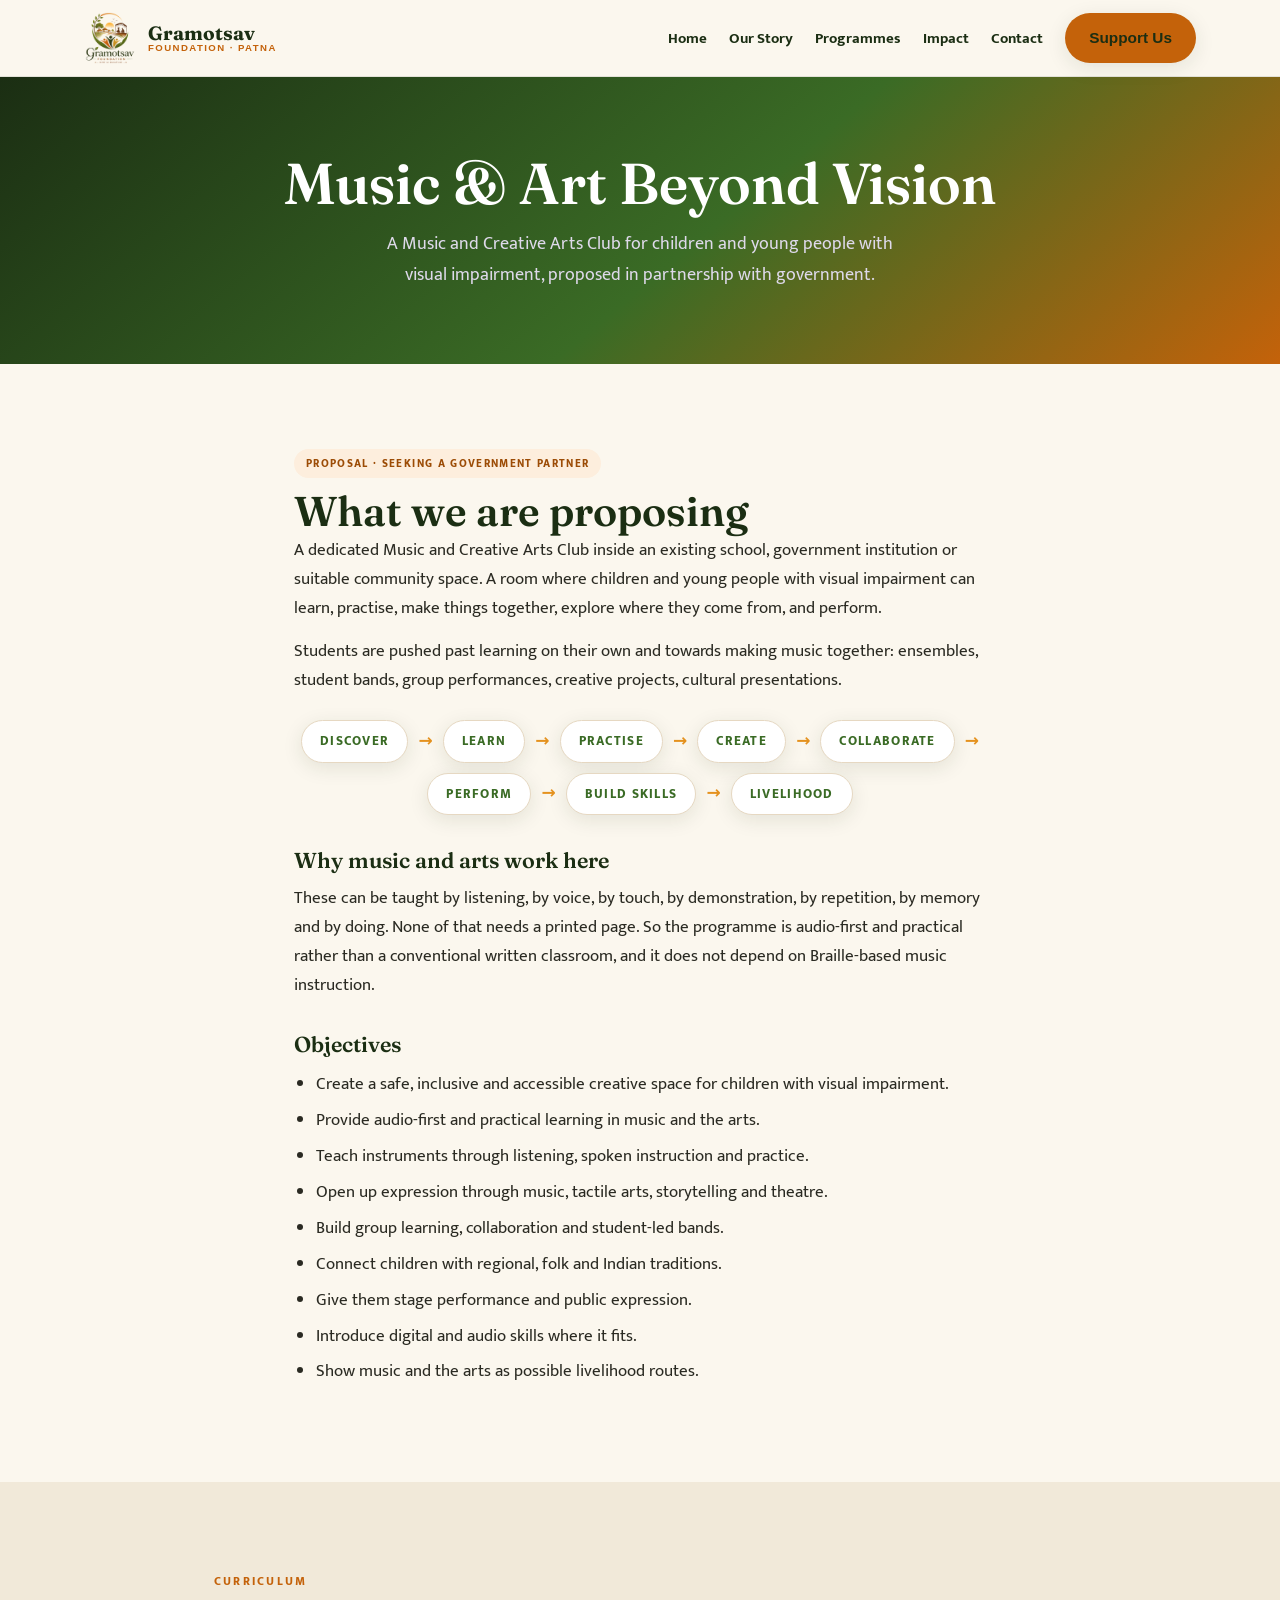
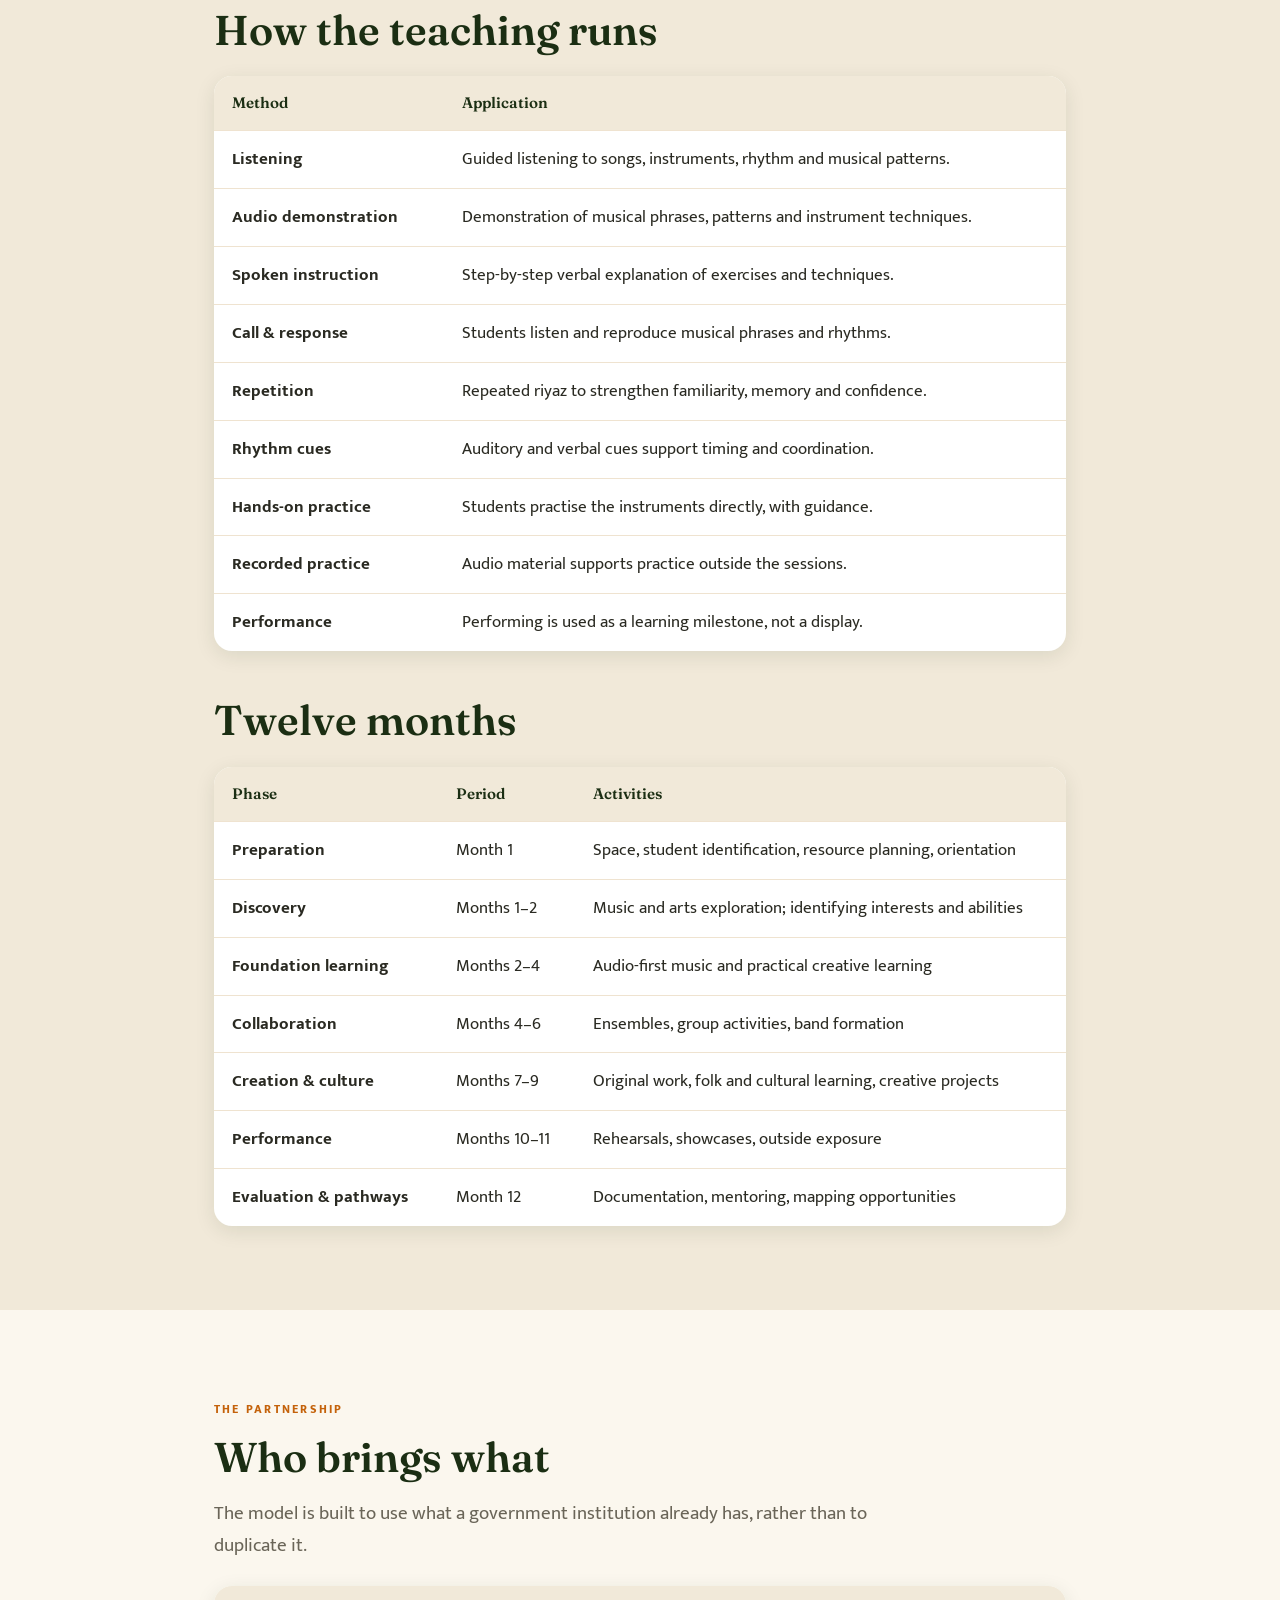
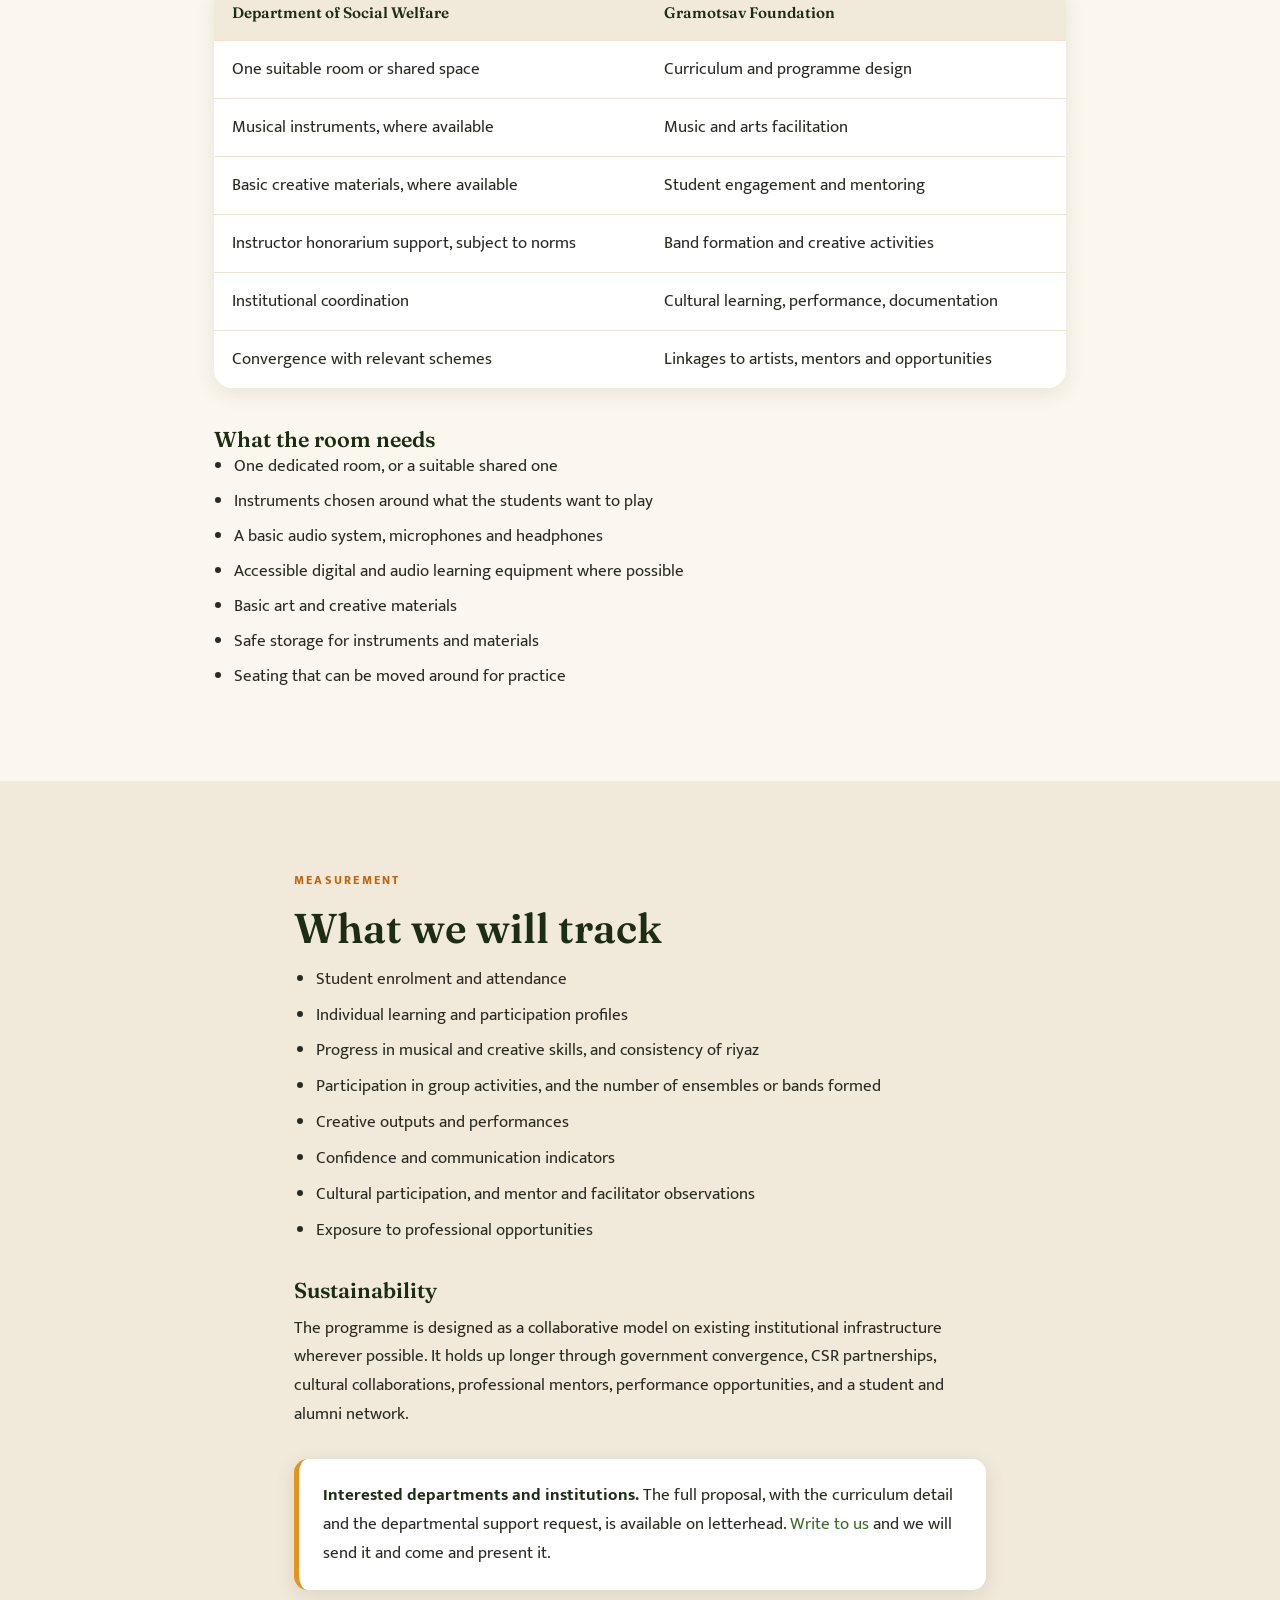
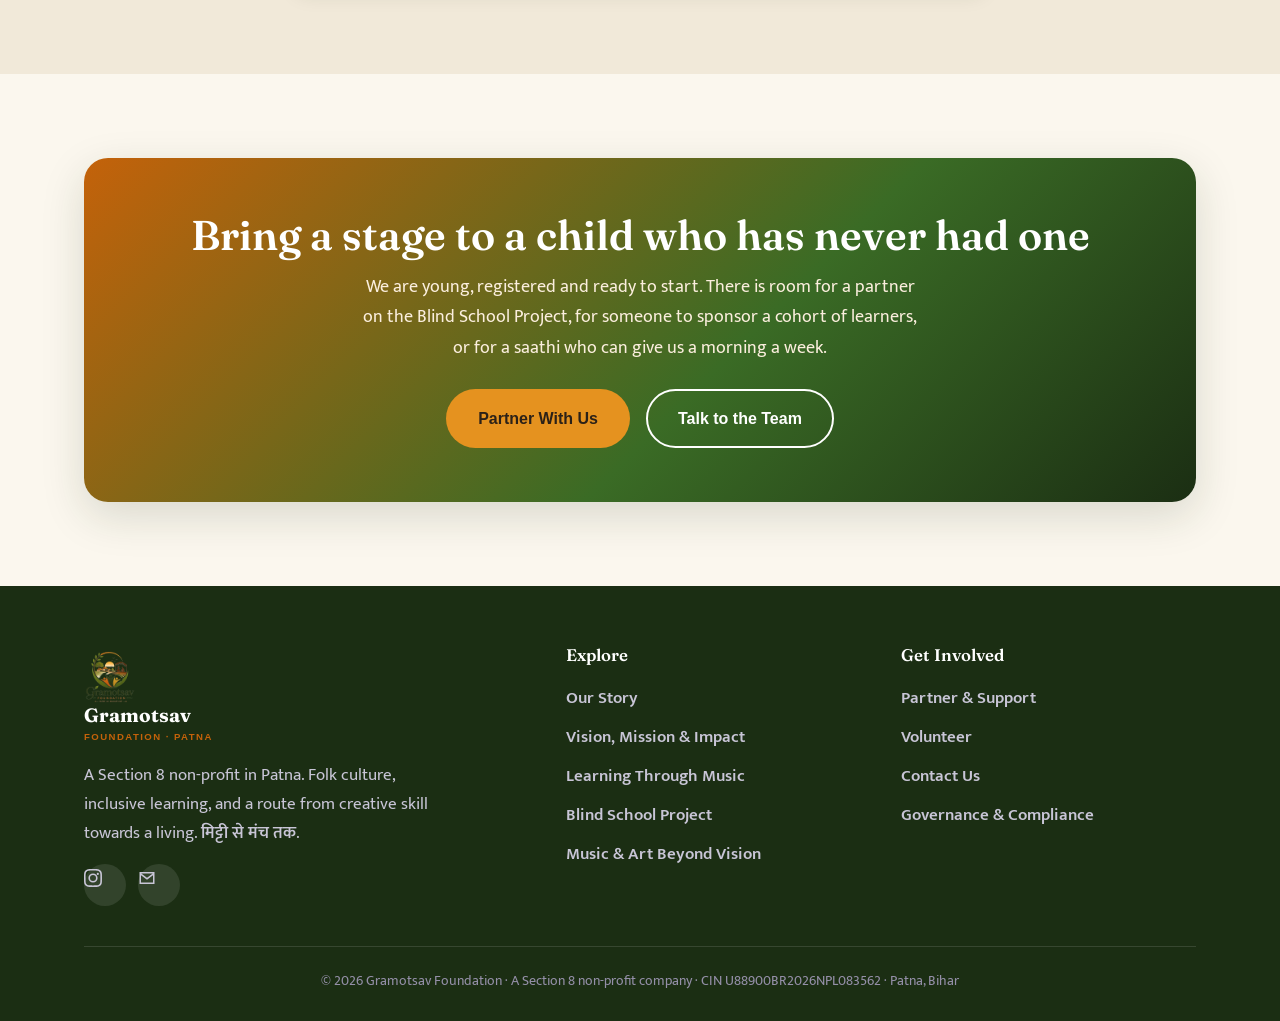
<file: music-beyond-vision.html>
<!DOCTYPE html>
<html lang="en">
<head>
<meta charset="UTF-8" />
<meta name="viewport" content="width=device-width, initial-scale=1.0" />
<title>Music & Art Beyond Vision — Gramotsav Foundation</title>
<meta name="description" content="Music Beyond Vision & Art Beyond Vision: Gramotsav Foundation's proposal for a Music and Creative Arts Club for children with visual impairment, in partnership with the Department of Social Welfare." />
<meta property="og:title" content="Music & Art Beyond Vision — Gramotsav Foundation" />
<meta property="og:description" content="Music Beyond Vision & Art Beyond Vision: Gramotsav Foundation's proposal for a Music and Creative Arts Club for children with visual impairment, in partnership with the Department of Social Welfare." />
<meta property="og:type" content="website" />
<meta property="og:image" content="logo.png" />
<link rel="icon" href="logo.png" type="image/png" />
<link rel="apple-touch-icon" href="logo.png" />
<link rel="preconnect" href="https://fonts.googleapis.com">
<link rel="preconnect" href="https://fonts.gstatic.com" crossorigin>
<link href="https://fonts.googleapis.com/css2?family=Fraunces:opsz,wght@9..144,500;9..144,600;9..144,700&family=Mukta:wght@400;600;700;800&display=swap" rel="stylesheet">
<link rel="stylesheet" href="styles.css" />
</head>
<body>

<header class="site-header">
  <nav class="nav">
    <a class="brand" href="index.html">
      <img class="brand-logo" src="logo.png" alt="Gramotsav Foundation logo" />
      <span class="brand-name">Gramotsav<span>Foundation · Patna</span></span>
    </a>
    <button class="nav-toggle" aria-label="Menu" aria-expanded="false">&#9776;</button>
    <ul class="nav-links">
      <li><a href="index.html">Home</a></li>
      <li><a href="our-story.html">Our Story</a></li>
      <li><a href="programmes.html">Programmes</a></li>
      <li><a href="impact.html">Impact</a></li>
      <li><a href="contact.html">Contact</a></li>
      <li><a href="support.html" class="btn btn--primary nav-cta">Support Us</a></li>
    </ul>
  </nav>
</header>

<section class="page-banner">
  <div class="container">
    <h1>Music &amp; Art Beyond Vision</h1>
    <p>A Music and Creative Arts Club for children and young people with visual impairment, proposed in partnership with government.</p>
  </div>
</section>

<section class="section">
  <div class="container prose">
    <span class="pill pill--open">Proposal &middot; seeking a government partner</span>
    <h2>What we are proposing</h2>
    <p>A dedicated Music and Creative Arts Club inside an existing school, government institution or suitable community space. A room where children and young people with visual impairment can learn, practise, make things together, explore where they come from, and perform.</p>
    <p>Students are pushed past learning on their own and towards making music together: ensembles, student bands, group performances, creative projects, cultural presentations.</p>
    <div class="journey" style="margin:26px 0;">
      <span>Discover</span><i>&rarr;</i><span>Learn</span><i>&rarr;</i><span>Practise</span><i>&rarr;</i><span>Create</span><i>&rarr;</i>
      <span>Collaborate</span><i>&rarr;</i><span>Perform</span><i>&rarr;</i><span>Build skills</span><i>&rarr;</i><span>Livelihood</span>
    </div>

    <h3>Why music and arts work here</h3>
    <p>These can be taught by listening, by voice, by touch, by demonstration, by repetition, by memory and by doing. None of that needs a printed page. So the programme is audio-first and practical rather than a conventional written classroom, and it does not depend on Braille-based music instruction.</p>

    <h3>Objectives</h3>
    <ul>
      <li>Create a safe, inclusive and accessible creative space for children with visual impairment.</li>
      <li>Provide audio-first and practical learning in music and the arts.</li>
      <li>Teach instruments through listening, spoken instruction and practice.</li>
      <li>Open up expression through music, tactile arts, storytelling and theatre.</li>
      <li>Build group learning, collaboration and student-led bands.</li>
      <li>Connect children with regional, folk and Indian traditions.</li>
      <li>Give them stage performance and public expression.</li>
      <li>Introduce digital and audio skills where it fits.</li>
      <li>Show music and the arts as possible livelihood routes.</li>
    </ul>
  </div>
</section>

<section class="section section--soft">
  <div class="container" style="max-width:900px;">
    <span class="eyebrow">Curriculum</span>
    <h2 style="margin-bottom:22px;">How the teaching runs</h2>
    <div class="table-wrap">
      <table class="tbl">
        <thead><tr><th>Method</th><th>Application</th></tr></thead>
        <tbody>
          <tr><td><strong>Listening</strong></td><td>Guided listening to songs, instruments, rhythm and musical patterns.</td></tr>
          <tr><td><strong>Audio demonstration</strong></td><td>Demonstration of musical phrases, patterns and instrument techniques.</td></tr>
          <tr><td><strong>Spoken instruction</strong></td><td>Step-by-step verbal explanation of exercises and techniques.</td></tr>
          <tr><td><strong>Call &amp; response</strong></td><td>Students listen and reproduce musical phrases and rhythms.</td></tr>
          <tr><td><strong>Repetition</strong></td><td>Repeated riyaz to strengthen familiarity, memory and confidence.</td></tr>
          <tr><td><strong>Rhythm cues</strong></td><td>Auditory and verbal cues support timing and coordination.</td></tr>
          <tr><td><strong>Hands-on practice</strong></td><td>Students practise the instruments directly, with guidance.</td></tr>
          <tr><td><strong>Recorded practice</strong></td><td>Audio material supports practice outside the sessions.</td></tr>
          <tr><td><strong>Performance</strong></td><td>Performing is used as a learning milestone, not a display.</td></tr>
        </tbody>
      </table>
    </div>

    <h2 style="margin:46px 0 22px;">Twelve months</h2>
    <div class="table-wrap">
      <table class="tbl">
        <thead><tr><th>Phase</th><th>Period</th><th>Activities</th></tr></thead>
        <tbody>
          <tr><td class="k"><strong>Preparation</strong></td><td>Month 1</td><td>Space, student identification, resource planning, orientation</td></tr>
          <tr><td class="k"><strong>Discovery</strong></td><td>Months 1&ndash;2</td><td>Music and arts exploration; identifying interests and abilities</td></tr>
          <tr><td class="k"><strong>Foundation learning</strong></td><td>Months 2&ndash;4</td><td>Audio-first music and practical creative learning</td></tr>
          <tr><td class="k"><strong>Collaboration</strong></td><td>Months 4&ndash;6</td><td>Ensembles, group activities, band formation</td></tr>
          <tr><td class="k"><strong>Creation &amp; culture</strong></td><td>Months 7&ndash;9</td><td>Original work, folk and cultural learning, creative projects</td></tr>
          <tr><td class="k"><strong>Performance</strong></td><td>Months 10&ndash;11</td><td>Rehearsals, showcases, outside exposure</td></tr>
          <tr><td class="k"><strong>Evaluation &amp; pathways</strong></td><td>Month 12</td><td>Documentation, mentoring, mapping opportunities</td></tr>
        </tbody>
      </table>
    </div>
  </div>
</section>

<section class="section">
  <div class="container" style="max-width:900px;">
    <span class="eyebrow">The Partnership</span>
    <h2 style="margin-bottom:16px;">Who brings what</h2>
    <p class="lead" style="margin-bottom:24px;">The model is built to use what a government institution already has, rather than to duplicate it.</p>
    <div class="table-wrap">
      <table class="tbl">
        <thead><tr><th>Department of Social Welfare</th><th>Gramotsav Foundation</th></tr></thead>
        <tbody>
          <tr><td>One suitable room or shared space</td><td>Curriculum and programme design</td></tr>
          <tr><td>Musical instruments, where available</td><td>Music and arts facilitation</td></tr>
          <tr><td>Basic creative materials, where available</td><td>Student engagement and mentoring</td></tr>
          <tr><td>Instructor honorarium support, subject to norms</td><td>Band formation and creative activities</td></tr>
          <tr><td>Institutional coordination</td><td>Cultural learning, performance, documentation</td></tr>
          <tr><td>Convergence with relevant schemes</td><td>Linkages to artists, mentors and opportunities</td></tr>
        </tbody>
      </table>
    </div>

    <h3 style="margin-top:40px;">What the room needs</h3>
    <ul style="margin-left:20px;">
      <li style="margin-bottom:6px;">One dedicated room, or a suitable shared one</li>
      <li style="margin-bottom:6px;">Instruments chosen around what the students want to play</li>
      <li style="margin-bottom:6px;">A basic audio system, microphones and headphones</li>
      <li style="margin-bottom:6px;">Accessible digital and audio learning equipment where possible</li>
      <li style="margin-bottom:6px;">Basic art and creative materials</li>
      <li style="margin-bottom:6px;">Safe storage for instruments and materials</li>
      <li style="margin-bottom:6px;">Seating that can be moved around for practice</li>
    </ul>
  </div>
</section>

<section class="section section--soft">
  <div class="container prose">
    <span class="eyebrow">Measurement</span>
    <h2>What we will track</h2>
    <ul>
      <li>Student enrolment and attendance</li>
      <li>Individual learning and participation profiles</li>
      <li>Progress in musical and creative skills, and consistency of riyaz</li>
      <li>Participation in group activities, and the number of ensembles or bands formed</li>
      <li>Creative outputs and performances</li>
      <li>Confidence and communication indicators</li>
      <li>Cultural participation, and mentor and facilitator observations</li>
      <li>Exposure to professional opportunities</li>
    </ul>

    <h3>Sustainability</h3>
    <p>The programme is designed as a collaborative model on existing institutional infrastructure wherever possible. It holds up longer through government convergence, CSR partnerships, cultural collaborations, professional mentors, performance opportunities, and a student and alumni network.</p>

    <div class="note" style="margin-top:30px;">
      <strong>Interested departments and institutions.</strong> The full proposal, with the curriculum detail and the departmental support request, is available on letterhead. <a href="contact.html">Write to us</a> and we will send it and come and present it.
    </div>
  </div>
</section>

<section class="section">
  <div class="container">
    <div class="cta-band">
      <h2>Bring a stage to a child who has never had one</h2>
      <p>We are young, registered and ready to start. There is room for a partner on the Blind School Project, for someone to sponsor a cohort of learners, or for a saathi who can give us a morning a week.</p>
      <div class="btn-row center">
        <a href="support.html" class="btn btn--light">Partner With Us</a>
        <a href="contact.html" class="btn btn--ghost" style="border-color:#fff;color:#fff;">Talk to the Team</a>
      </div>
    </div>
  </div>
</section>

<footer class="site-footer">
  <div class="container">
    <div class="footer-grid">
      <div>
        <a class="brand" href="index.html" style="margin-bottom:14px;">
          <img class="brand-logo" src="logo.png" alt="Gramotsav Foundation logo" />
          <span class="brand-name" style="color:#fff;">Gramotsav<span>Foundation · Patna</span></span>
        </a>
        <p style="max-width:36ch;">A Section 8 non-profit in Patna. Folk culture, inclusive learning, and a route from creative skill towards a living. <span class="devnagri">मिट्टी से मंच तक</span>.</p>
        <div class="socials">
          <a class="social-btn" href="https://www.instagram.com/gramotsavfoundation/" target="_blank" rel="noopener" aria-label="Instagram"><svg viewBox="0 0 24 24" aria-hidden="true"><path d="M12 2.16c3.2 0 3.58.01 4.85.07 1.17.05 1.8.25 2.23.41.56.22.96.48 1.38.9.42.42.68.82.9 1.38.16.42.36 1.06.41 2.23.06 1.27.07 1.65.07 4.85s-.01 3.58-.07 4.85c-.05 1.17-.25 1.8-.41 2.23-.22.56-.48.96-.9 1.38-.42.42-.82.68-1.38.9-.42.16-1.06.36-2.23.41-1.27.06-1.65.07-4.85.07s-3.58-.01-4.85-.07c-1.17-.05-1.8-.25-2.23-.41a3.7 3.7 0 0 1-1.38-.9 3.7 3.7 0 0 1-.9-1.38c-.16-.42-.36-1.06-.41-2.23C2.17 15.58 2.16 15.2 2.16 12s.01-3.58.07-4.85c.05-1.17.25-1.8.41-2.23.22-.56.48-.96.9-1.38.42-.42.82-.68 1.38-.9.42-.16 1.06-.36 2.23-.41C8.42 2.17 8.8 2.16 12 2.16ZM12 0C8.74 0 8.33.01 7.05.07 5.78.13 4.9.33 4.14.63c-.79.3-1.46.72-2.13 1.38C1.35 2.68.93 3.35.63 4.14.33 4.9.13 5.78.07 7.05.01 8.33 0 8.74 0 12s.01 3.67.07 4.95c.06 1.27.26 2.15.56 2.91.3.79.72 1.46 1.38 2.13.67.66 1.34 1.08 2.13 1.38.76.3 1.64.5 2.91.56C8.33 23.99 8.74 24 12 24s3.67-.01 4.95-.07c1.27-.06 2.15-.26 2.91-.56a5.9 5.9 0 0 0 2.13-1.38 5.9 5.9 0 0 0 1.38-2.13c.3-.76.5-1.64.56-2.91.06-1.28.07-1.69.07-4.95s-.01-3.67-.07-4.95c-.06-1.27-.26-2.15-.56-2.91a5.9 5.9 0 0 0-1.38-2.13A5.9 5.9 0 0 0 19.86.63c-.76-.3-1.64-.5-2.91-.56C15.67.01 15.26 0 12 0Zm0 5.84a6.16 6.16 0 1 0 0 12.32 6.16 6.16 0 0 0 0-12.32ZM12 16a4 4 0 1 1 0-8 4 4 0 0 1 0 8Zm6.41-10.85a1.44 1.44 0 1 0 0 2.88 1.44 1.44 0 0 0 0-2.88Z"/></svg></a>
          <a class="social-btn" href="mailto:gramotsavfoundation@gmail.com" aria-label="Email"><svg viewBox="0 0 24 24" aria-hidden="true"><path d="M2 4h20v16H2V4Zm2.4 2L12 11.6 19.6 6H4.4ZM20 8.3l-8 5.9-8-5.9V18h16V8.3Z"/></svg></a>
        </div>
      </div>
      <div>
        <h4>Explore</h4>
        <a href="our-story.html">Our Story</a>
        <a href="impact.html">Vision, Mission &amp; Impact</a>
        <a href="learning-through-music.html">Learning Through Music</a>
        <a href="blind-school-project.html">Blind School Project</a>
        <a href="music-beyond-vision.html">Music &amp; Art Beyond Vision</a>
      </div>
      <div>
        <h4>Get Involved</h4>
        <a href="support.html">Partner &amp; Support</a>
        <a href="support.html#volunteer">Volunteer</a>
        <a href="contact.html">Contact Us</a>
        <a href="transparency.html">Governance &amp; Compliance</a>
      </div>
    </div>
    <div class="footer-bottom">
      &copy; 2026 Gramotsav Foundation &middot; A Section 8 non-profit company &middot; CIN U88900BR2026NPL083562 &middot; Patna, Bihar
    </div>
  </div>
</footer>

<script src="main.js"></script>
</body>
</html>
</file>
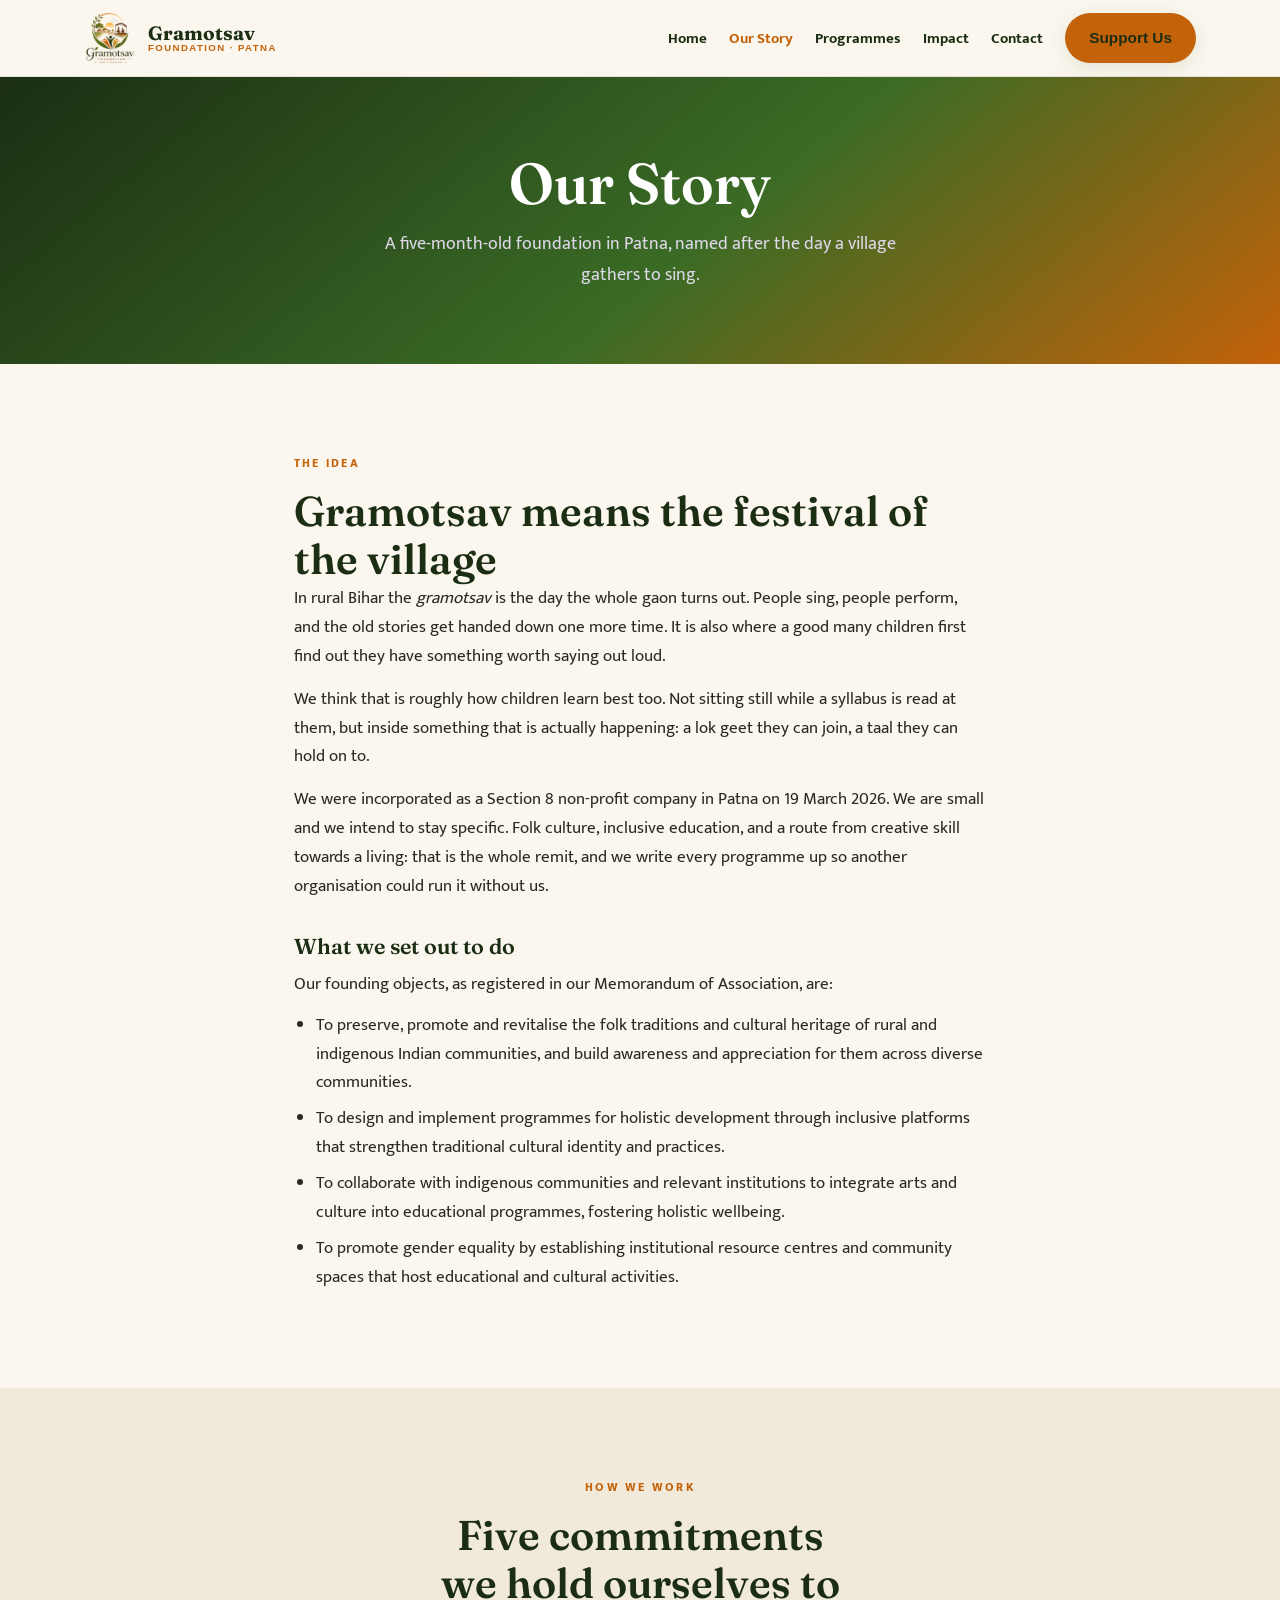
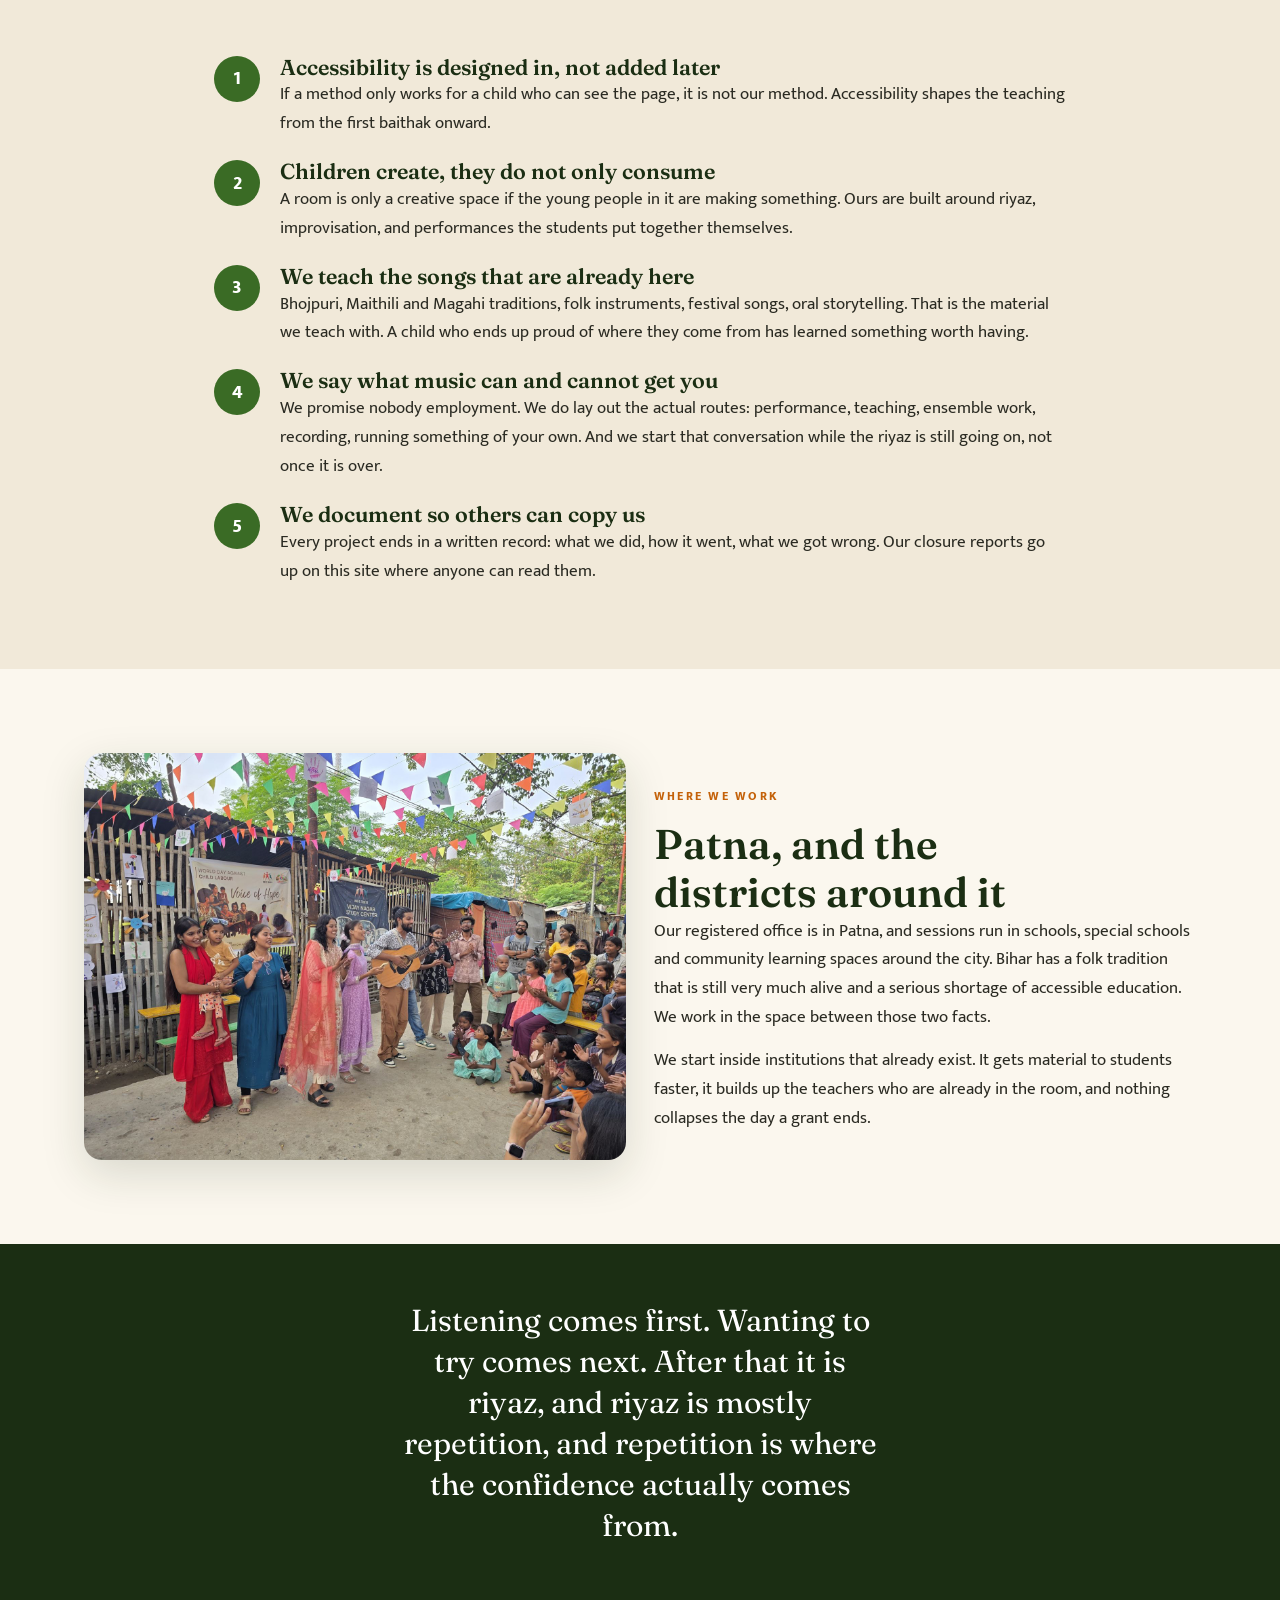
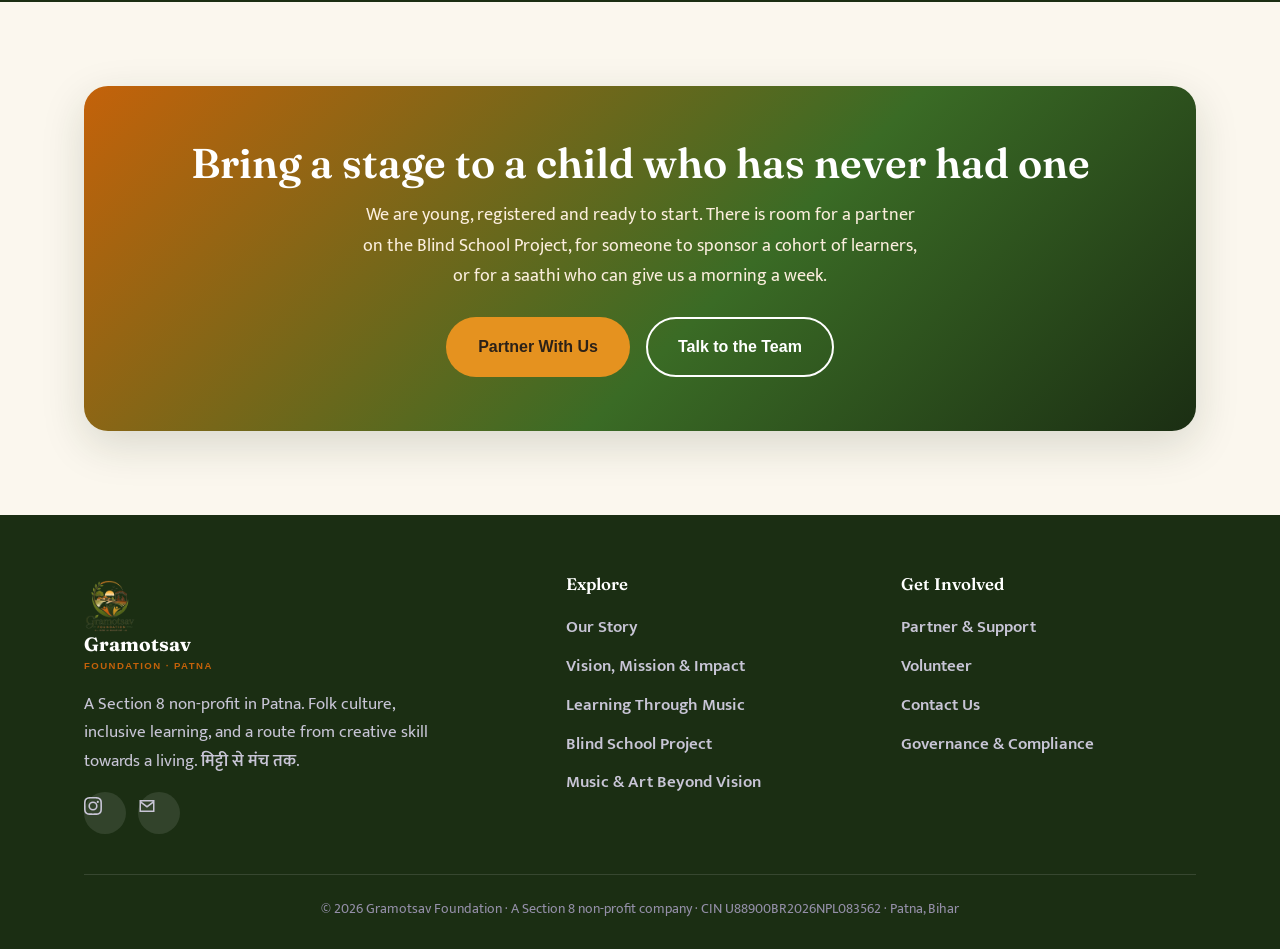
<file: our-story.html>
<!DOCTYPE html>
<html lang="en">
<head>
<meta charset="UTF-8" />
<meta name="viewport" content="width=device-width, initial-scale=1.0" />
<title>Our Story — Gramotsav Foundation</title>
<meta name="description" content="Why Gramotsav Foundation exists: folk culture as a medium for inclusive learning in Bihar, our objects, values and the people behind the work." />
<meta property="og:title" content="Our Story — Gramotsav Foundation" />
<meta property="og:description" content="Why Gramotsav Foundation exists: folk culture as a medium for inclusive learning in Bihar, our objects, values and the people behind the work." />
<meta property="og:type" content="website" />
<meta property="og:image" content="logo.png" />
<link rel="icon" href="logo.png" type="image/png" />
<link rel="apple-touch-icon" href="logo.png" />
<link rel="preconnect" href="https://fonts.googleapis.com">
<link rel="preconnect" href="https://fonts.gstatic.com" crossorigin>
<link href="https://fonts.googleapis.com/css2?family=Fraunces:opsz,wght@9..144,500;9..144,600;9..144,700&family=Mukta:wght@400;600;700;800&display=swap" rel="stylesheet">
<link rel="stylesheet" href="styles.css" />
</head>
<body>

<header class="site-header">
  <nav class="nav">
    <a class="brand" href="index.html">
      <img class="brand-logo" src="logo.png" alt="Gramotsav Foundation logo" />
      <span class="brand-name">Gramotsav<span>Foundation · Patna</span></span>
    </a>
    <button class="nav-toggle" aria-label="Menu" aria-expanded="false">&#9776;</button>
    <ul class="nav-links">
      <li><a href="index.html">Home</a></li>
      <li><a href="our-story.html" class="active">Our Story</a></li>
      <li><a href="programmes.html">Programmes</a></li>
      <li><a href="impact.html">Impact</a></li>
      <li><a href="contact.html">Contact</a></li>
      <li><a href="support.html" class="btn btn--primary nav-cta">Support Us</a></li>
    </ul>
  </nav>
</header>

<section class="page-banner">
  <div class="container">
    <h1>Our Story</h1>
    <p>A five-month-old foundation in Patna, named after the day a village gathers to sing.</p>
  </div>
</section>

<section class="section">
  <div class="container prose">
    <span class="eyebrow">The Idea</span>
    <h2>Gramotsav means the festival of the village</h2>
    <p>In rural Bihar the <em>gramotsav</em> is the day the whole gaon turns out. People sing, people perform, and the old stories get handed down one more time. It is also where a good many children first find out they have something worth saying out loud.</p>
    <p>We think that is roughly how children learn best too. Not sitting still while a syllabus is read at them, but inside something that is actually happening: a lok geet they can join, a taal they can hold on to.</p>
    <p>We were incorporated as a Section 8 non-profit company in Patna on 19 March 2026. We are small and we intend to stay specific. Folk culture, inclusive education, and a route from creative skill towards a living: that is the whole remit, and we write every programme up so another organisation could run it without us.</p>

    <h3>What we set out to do</h3>
    <p>Our founding objects, as registered in our Memorandum of Association, are:</p>
    <ul>
      <li>To preserve, promote and revitalise the folk traditions and cultural heritage of rural and indigenous Indian communities, and build awareness and appreciation for them across diverse communities.</li>
      <li>To design and implement programmes for holistic development through inclusive platforms that strengthen traditional cultural identity and practices.</li>
      <li>To collaborate with indigenous communities and relevant institutions to integrate arts and culture into educational programmes, fostering holistic wellbeing.</li>
      <li>To promote gender equality by establishing institutional resource centres and community spaces that host educational and cultural activities.</li>
    </ul>
  </div>
</section>

<section class="section section--soft">
  <div class="container section-head">
    <span class="eyebrow">How We Work</span>
    <h2>Five commitments we hold ourselves to</h2>
  </div>
  <div class="container" style="max-width:900px;">
    <div class="steps">
      <div class="step"><div class="step-num">1</div><div>
        <h3>Accessibility is designed in, not added later</h3>
        <p>If a method only works for a child who can see the page, it is not our method. Accessibility shapes the teaching from the first baithak onward.</p>
      </div></div>
      <div class="step"><div class="step-num">2</div><div>
        <h3>Children create, they do not only consume</h3>
        <p>A room is only a creative space if the young people in it are making something. Ours are built around riyaz, improvisation, and performances the students put together themselves.</p>
      </div></div>
      <div class="step"><div class="step-num">3</div><div>
        <h3>We teach the songs that are already here</h3>
        <p>Bhojpuri, Maithili and Magahi traditions, folk instruments, festival songs, oral storytelling. That is the material we teach with. A child who ends up proud of where they come from has learned something worth having.</p>
      </div></div>
      <div class="step"><div class="step-num">4</div><div>
        <h3>We say what music can and cannot get you</h3>
        <p>We promise nobody employment. We do lay out the actual routes: performance, teaching, ensemble work, recording, running something of your own. And we start that conversation while the riyaz is still going on, not once it is over.</p>
      </div></div>
      <div class="step"><div class="step-num">5</div><div>
        <h3>We document so others can copy us</h3>
        <p>Every project ends in a written record: what we did, how it went, what we got wrong. Our closure reports go up on this site where anyone can read them.</p>
      </div></div>
    </div>
  </div>
</section>

<section class="section">
  <div class="container">
    <div class="grid grid-2" style="align-items:center;">
      <div class="story-media"><img src="img/community-event.jpg" alt="Families and children gathered at a community cultural event" /></div>
      <div>
        <span class="eyebrow">Where We Work</span>
        <h2>Patna, and the districts around it</h2>
        <p>Our registered office is in Patna, and sessions run in schools, special schools and community learning spaces around the city. Bihar has a folk tradition that is still very much alive and a serious shortage of accessible education. We work in the space between those two facts.</p>
        <p style="margin-top:14px;">We start inside institutions that already exist. It gets material to students faster, it builds up the teachers who are already in the room, and nothing collapses the day a grant ends.</p>
      </div>
    </div>
  </div>
</section>

<section class="section section--navy section--tight">
  <div class="container">
    <p class="pull" style="color:#fff;">Listening comes first. Wanting to try comes next. After that it is riyaz, and riyaz is mostly repetition, and repetition is where the confidence actually comes from.</p>
  </div>
</section>

<section class="section">
  <div class="container">
    <div class="cta-band">
      <h2>Bring a stage to a child who has never had one</h2>
      <p>We are young, registered and ready to start. There is room for a partner on the Blind School Project, for someone to sponsor a cohort of learners, or for a saathi who can give us a morning a week.</p>
      <div class="btn-row center">
        <a href="support.html" class="btn btn--light">Partner With Us</a>
        <a href="contact.html" class="btn btn--ghost" style="border-color:#fff;color:#fff;">Talk to the Team</a>
      </div>
    </div>
  </div>
</section>

<footer class="site-footer">
  <div class="container">
    <div class="footer-grid">
      <div>
        <a class="brand" href="index.html" style="margin-bottom:14px;">
          <img class="brand-logo" src="logo.png" alt="Gramotsav Foundation logo" />
          <span class="brand-name" style="color:#fff;">Gramotsav<span>Foundation · Patna</span></span>
        </a>
        <p style="max-width:36ch;">A Section 8 non-profit in Patna. Folk culture, inclusive learning, and a route from creative skill towards a living. <span class="devnagri">मिट्टी से मंच तक</span>.</p>
        <div class="socials">
          <a class="social-btn" href="https://www.instagram.com/gramotsavfoundation/" target="_blank" rel="noopener" aria-label="Instagram"><svg viewBox="0 0 24 24" aria-hidden="true"><path d="M12 2.16c3.2 0 3.58.01 4.85.07 1.17.05 1.8.25 2.23.41.56.22.96.48 1.38.9.42.42.68.82.9 1.38.16.42.36 1.06.41 2.23.06 1.27.07 1.65.07 4.85s-.01 3.58-.07 4.85c-.05 1.17-.25 1.8-.41 2.23-.22.56-.48.96-.9 1.38-.42.42-.82.68-1.38.9-.42.16-1.06.36-2.23.41-1.27.06-1.65.07-4.85.07s-3.58-.01-4.85-.07c-1.17-.05-1.8-.25-2.23-.41a3.7 3.7 0 0 1-1.38-.9 3.7 3.7 0 0 1-.9-1.38c-.16-.42-.36-1.06-.41-2.23C2.17 15.58 2.16 15.2 2.16 12s.01-3.58.07-4.85c.05-1.17.25-1.8.41-2.23.22-.56.48-.96.9-1.38.42-.42.82-.68 1.38-.9.42-.16 1.06-.36 2.23-.41C8.42 2.17 8.8 2.16 12 2.16ZM12 0C8.74 0 8.33.01 7.05.07 5.78.13 4.9.33 4.14.63c-.79.3-1.46.72-2.13 1.38C1.35 2.68.93 3.35.63 4.14.33 4.9.13 5.78.07 7.05.01 8.33 0 8.74 0 12s.01 3.67.07 4.95c.06 1.27.26 2.15.56 2.91.3.79.72 1.46 1.38 2.13.67.66 1.34 1.08 2.13 1.38.76.3 1.64.5 2.91.56C8.33 23.99 8.74 24 12 24s3.67-.01 4.95-.07c1.27-.06 2.15-.26 2.91-.56a5.9 5.9 0 0 0 2.13-1.38 5.9 5.9 0 0 0 1.38-2.13c.3-.76.5-1.64.56-2.91.06-1.28.07-1.69.07-4.95s-.01-3.67-.07-4.95c-.06-1.27-.26-2.15-.56-2.91a5.9 5.9 0 0 0-1.38-2.13A5.9 5.9 0 0 0 19.86.63c-.76-.3-1.64-.5-2.91-.56C15.67.01 15.26 0 12 0Zm0 5.84a6.16 6.16 0 1 0 0 12.32 6.16 6.16 0 0 0 0-12.32ZM12 16a4 4 0 1 1 0-8 4 4 0 0 1 0 8Zm6.41-10.85a1.44 1.44 0 1 0 0 2.88 1.44 1.44 0 0 0 0-2.88Z"/></svg></a>
          <a class="social-btn" href="mailto:gramotsavfoundation@gmail.com" aria-label="Email"><svg viewBox="0 0 24 24" aria-hidden="true"><path d="M2 4h20v16H2V4Zm2.4 2L12 11.6 19.6 6H4.4ZM20 8.3l-8 5.9-8-5.9V18h16V8.3Z"/></svg></a>
        </div>
      </div>
      <div>
        <h4>Explore</h4>
        <a href="our-story.html">Our Story</a>
        <a href="impact.html">Vision, Mission &amp; Impact</a>
        <a href="learning-through-music.html">Learning Through Music</a>
        <a href="blind-school-project.html">Blind School Project</a>
        <a href="music-beyond-vision.html">Music &amp; Art Beyond Vision</a>
      </div>
      <div>
        <h4>Get Involved</h4>
        <a href="support.html">Partner &amp; Support</a>
        <a href="support.html#volunteer">Volunteer</a>
        <a href="contact.html">Contact Us</a>
        <a href="transparency.html">Governance &amp; Compliance</a>
      </div>
    </div>
    <div class="footer-bottom">
      &copy; 2026 Gramotsav Foundation &middot; A Section 8 non-profit company &middot; CIN U88900BR2026NPL083562 &middot; Patna, Bihar
    </div>
  </div>
</footer>

<script src="main.js"></script>
</body>
</html>
</file>
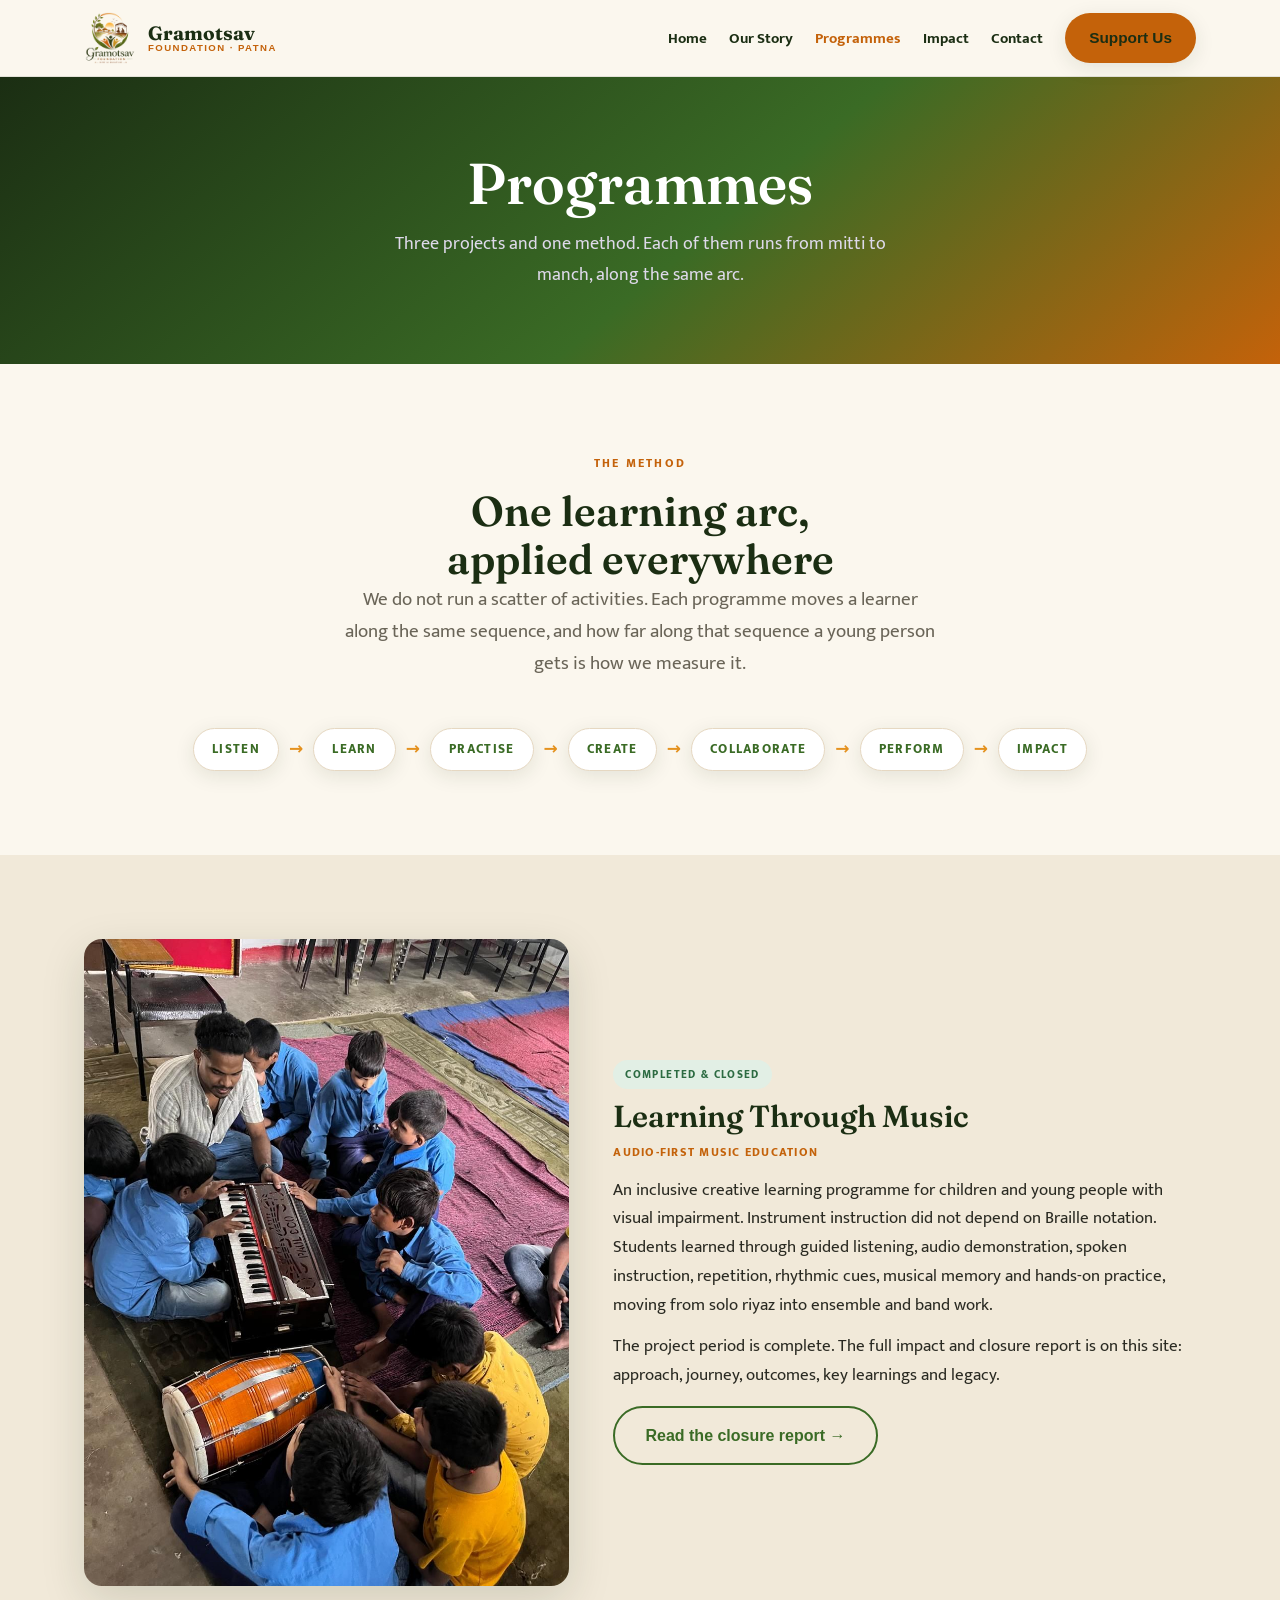
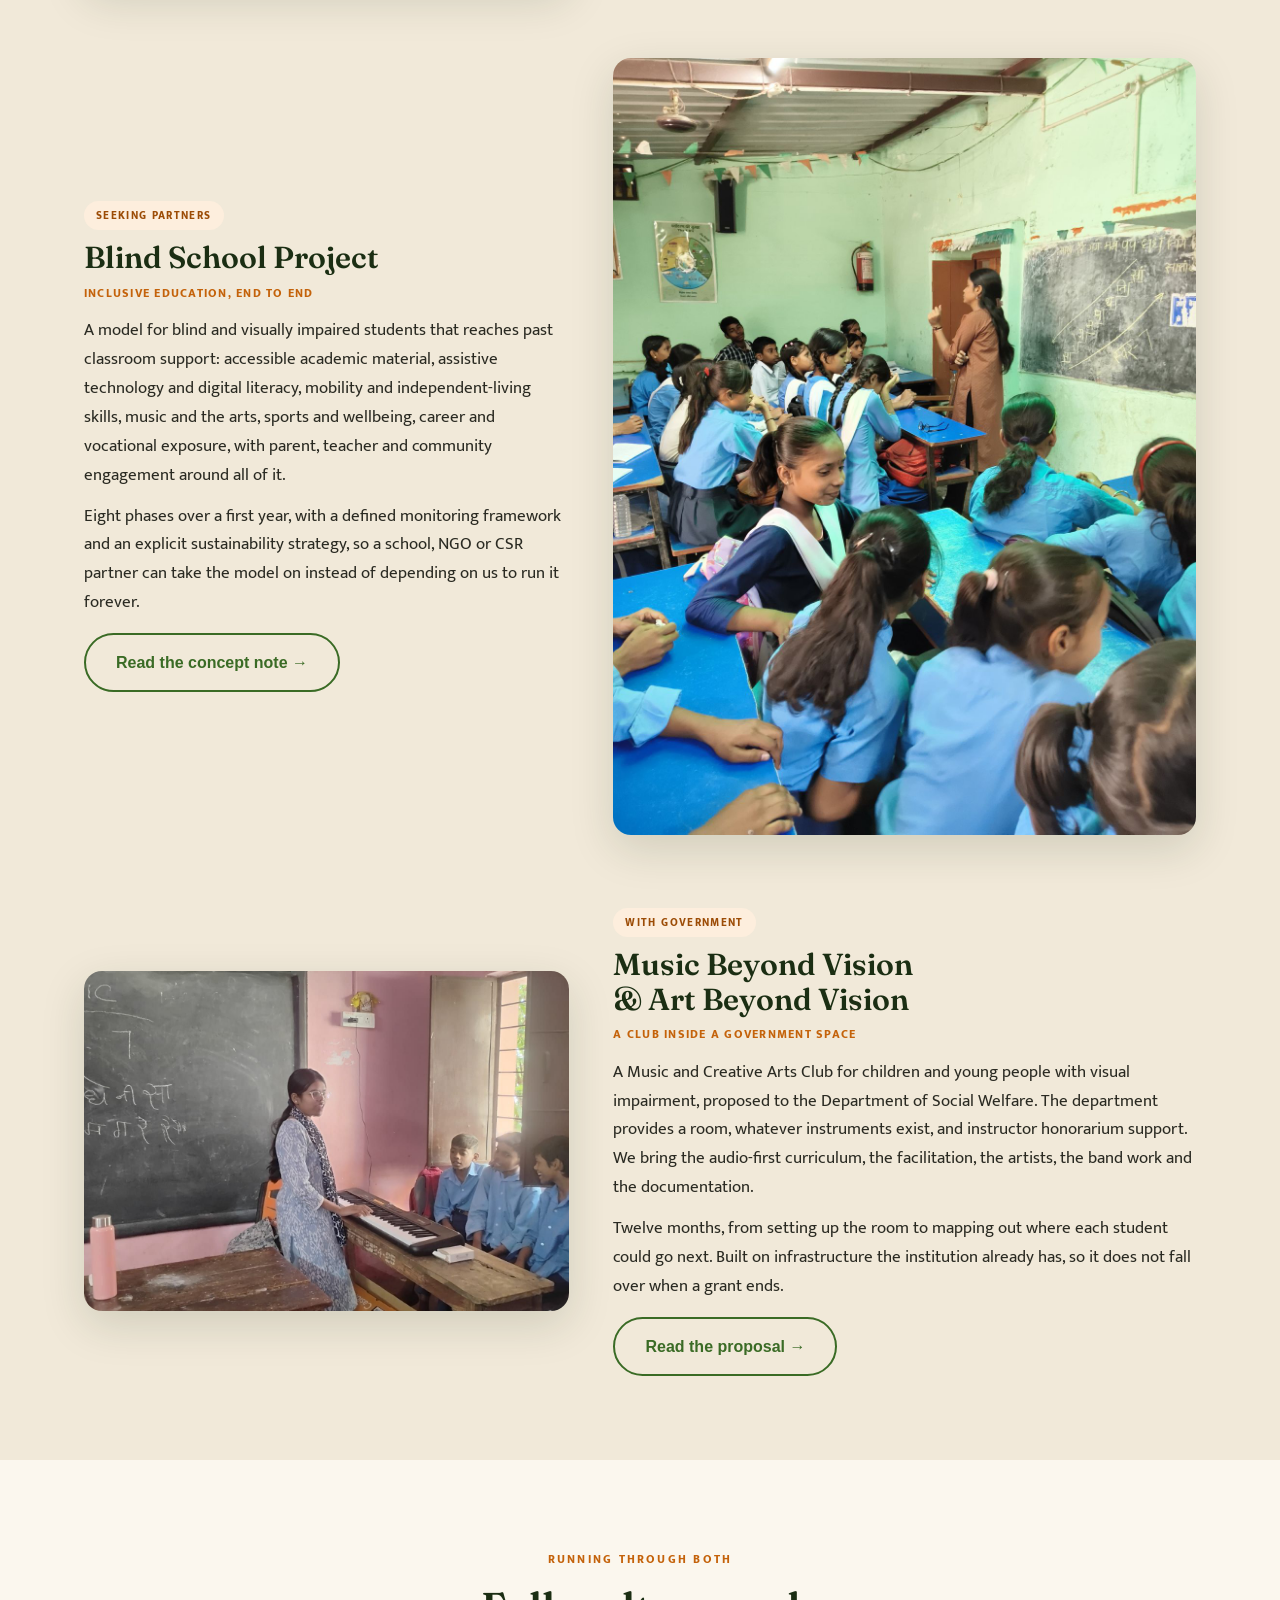
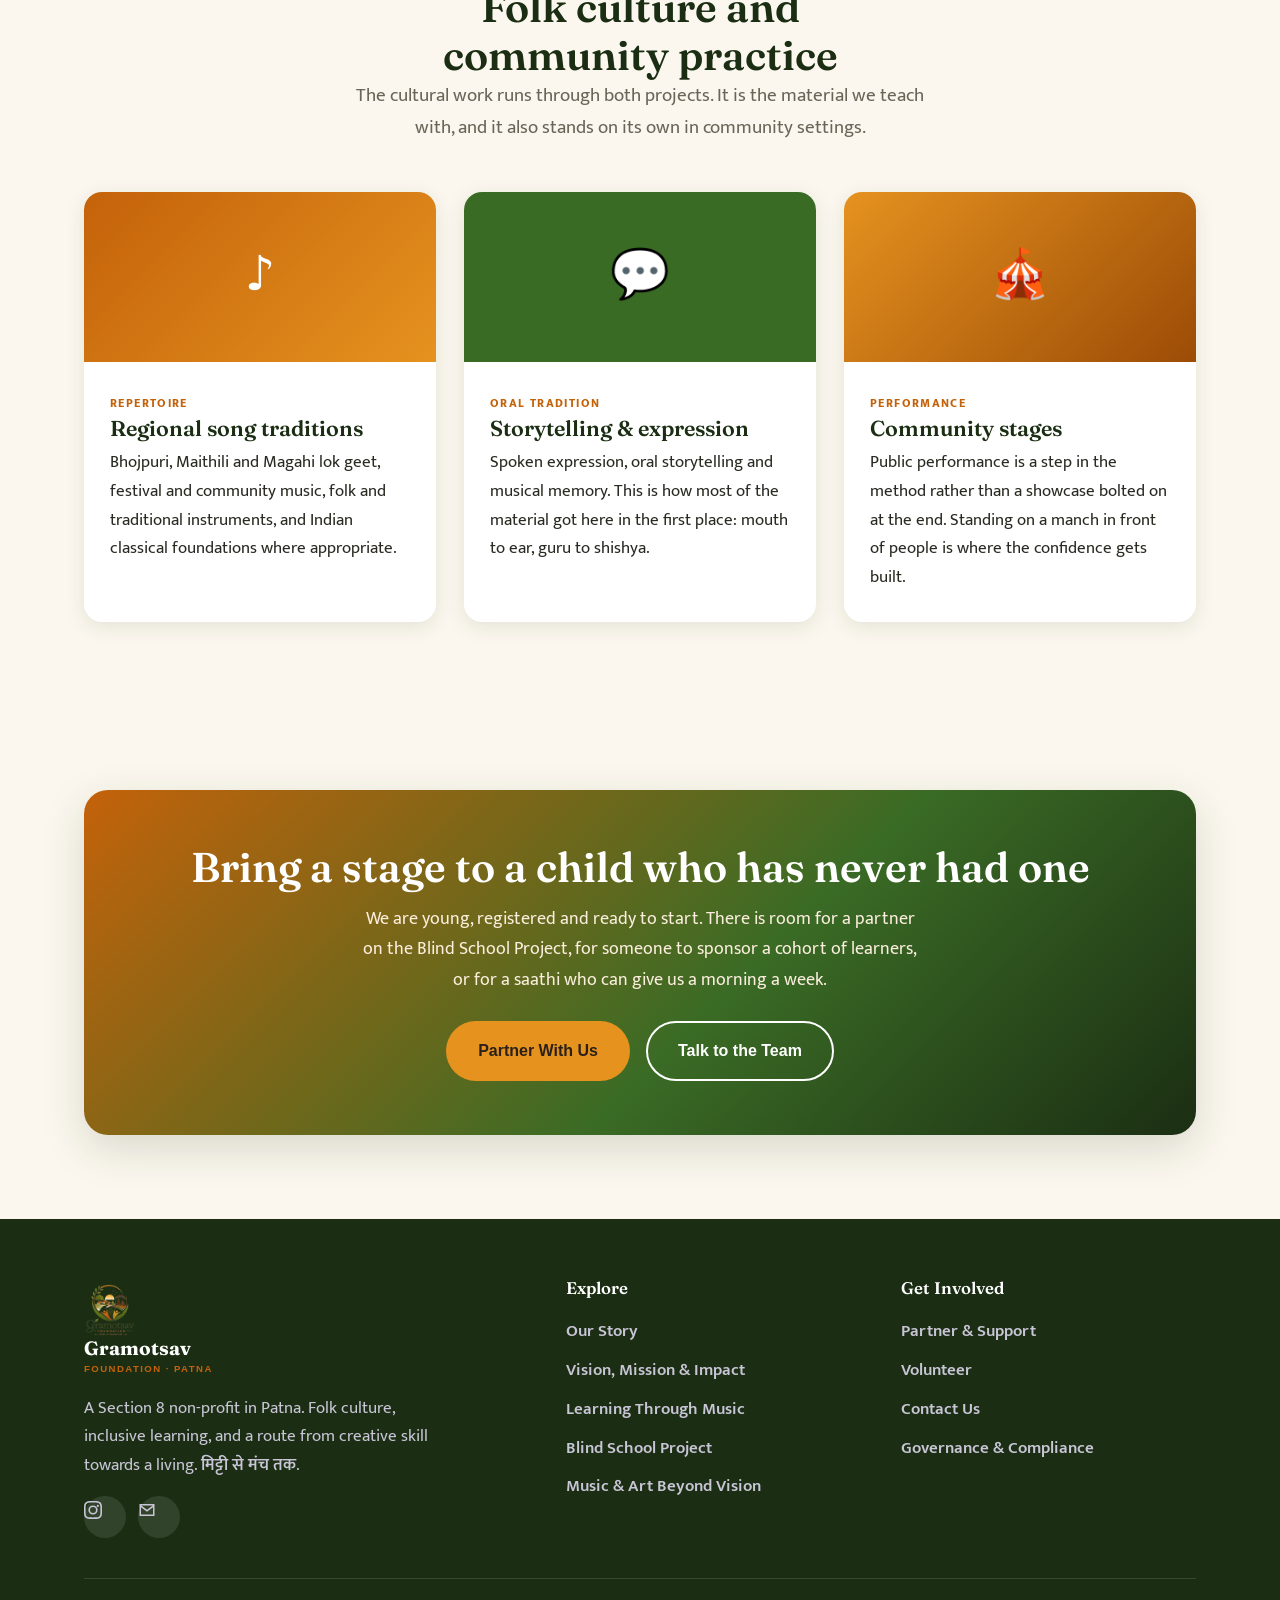
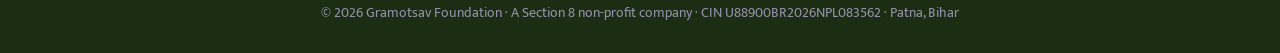
<file: programmes.html>
<!DOCTYPE html>
<html lang="en">
<head>
<meta charset="UTF-8" />
<meta name="viewport" content="width=device-width, initial-scale=1.0" />
<title>Programmes — Gramotsav Foundation</title>
<meta name="description" content="Gramotsav Foundation's programmes: Learning Through Music (completed), the Blind School Project (seeking partners), and our folk culture and community work in Bihar." />
<meta property="og:title" content="Programmes — Gramotsav Foundation" />
<meta property="og:description" content="Gramotsav Foundation's programmes: Learning Through Music (completed), the Blind School Project (seeking partners), and our folk culture and community work in Bihar." />
<meta property="og:type" content="website" />
<meta property="og:image" content="logo.png" />
<link rel="icon" href="logo.png" type="image/png" />
<link rel="apple-touch-icon" href="logo.png" />
<link rel="preconnect" href="https://fonts.googleapis.com">
<link rel="preconnect" href="https://fonts.gstatic.com" crossorigin>
<link href="https://fonts.googleapis.com/css2?family=Fraunces:opsz,wght@9..144,500;9..144,600;9..144,700&family=Mukta:wght@400;600;700;800&display=swap" rel="stylesheet">
<link rel="stylesheet" href="styles.css" />
</head>
<body>

<header class="site-header">
  <nav class="nav">
    <a class="brand" href="index.html">
      <img class="brand-logo" src="logo.png" alt="Gramotsav Foundation logo" />
      <span class="brand-name">Gramotsav<span>Foundation · Patna</span></span>
    </a>
    <button class="nav-toggle" aria-label="Menu" aria-expanded="false">&#9776;</button>
    <ul class="nav-links">
      <li><a href="index.html">Home</a></li>
      <li><a href="our-story.html">Our Story</a></li>
      <li><a href="programmes.html" class="active">Programmes</a></li>
      <li><a href="impact.html">Impact</a></li>
      <li><a href="contact.html">Contact</a></li>
      <li><a href="support.html" class="btn btn--primary nav-cta">Support Us</a></li>
    </ul>
  </nav>
</header>

<section class="page-banner">
  <div class="container">
    <h1>Programmes</h1>
    <p>Three projects and one method. Each of them runs from mitti to manch, along the same arc.</p>
  </div>
</section>

<section class="section">
  <div class="container section-head">
    <span class="eyebrow">The Method</span>
    <h2>One learning arc, applied everywhere</h2>
    <p class="lead mx-auto">We do not run a scatter of activities. Each programme moves a learner along the same sequence, and how far along that sequence a young person gets is how we measure it.</p>
  </div>
  <div class="container">
<div class="journey">
  <span>Listen</span><i>&rarr;</i><span>Learn</span><i>&rarr;</i><span>Practise</span><i>&rarr;</i>
  <span>Create</span><i>&rarr;</i><span>Collaborate</span><i>&rarr;</i><span>Perform</span><i>&rarr;</i><span>Impact</span>
</div>
</div>
</section>

<section class="section section--soft">
  <div class="container">
    <div class="story">
      <div class="story-media"><img src="img/harmonium-dholak.jpg" alt="Students seated around a harmonium and dholak in a music session" /></div>
      <div>
        <span class="pill pill--done">Completed &amp; closed</span>
        <h3>Learning Through Music</h3>
        <p class="kicker">Audio-first music education</p>
        <p style="margin-top:12px;">An inclusive creative learning programme for children and young people with visual impairment. Instrument instruction did not depend on Braille notation. Students learned through guided listening, audio demonstration, spoken instruction, repetition, rhythmic cues, musical memory and hands-on practice, moving from solo riyaz into ensemble and band work.</p>
        <p style="margin-top:12px;">The project period is complete. The full impact and closure report is on this site: approach, journey, outcomes, key learnings and legacy.</p>
        <a href="learning-through-music.html" class="btn btn--ghost" style="margin-top:16px;">Read the closure report &rarr;</a>
      </div>
    </div>

    <div class="story">
      <div class="story-media"><img src="img/classroom-activity.jpg" alt="Students working together during an inclusive classroom activity" /></div>
      <div>
        <span class="pill pill--open">Seeking partners</span>
        <h3>Blind School Project</h3>
        <p class="kicker">Inclusive education, end to end</p>
        <p style="margin-top:12px;">A model for blind and visually impaired students that reaches past classroom support: accessible academic material, assistive technology and digital literacy, mobility and independent-living skills, music and the arts, sports and wellbeing, career and vocational exposure, with parent, teacher and community engagement around all of it.</p>
        <p style="margin-top:12px;">Eight phases over a first year, with a defined monitoring framework and an explicit sustainability strategy, so a school, NGO or CSR partner can take the model on instead of depending on us to run it forever.</p>
        <a href="blind-school-project.html" class="btn btn--ghost" style="margin-top:16px;">Read the concept note &rarr;</a>
      </div>
    </div>

    <div class="story">
      <div class="story-media"><img src="img/keyboard-teaching.jpg" alt="A facilitator teaching a music session at the keyboard" /></div>
      <div>
        <span class="pill pill--open">With government</span>
        <h3>Music Beyond Vision &amp; Art Beyond Vision</h3>
        <p class="kicker">A club inside a government space</p>
        <p style="margin-top:12px;">A Music and Creative Arts Club for children and young people with visual impairment, proposed to the Department of Social Welfare. The department provides a room, whatever instruments exist, and instructor honorarium support. We bring the audio-first curriculum, the facilitation, the artists, the band work and the documentation.</p>
        <p style="margin-top:12px;">Twelve months, from setting up the room to mapping out where each student could go next. Built on infrastructure the institution already has, so it does not fall over when a grant ends.</p>
        <a href="music-beyond-vision.html" class="btn btn--ghost" style="margin-top:16px;">Read the proposal &rarr;</a>
      </div>
    </div>
  </div>
</section>

<section class="section">
  <div class="container section-head">
    <span class="eyebrow">Running Through Both</span>
    <h2>Folk culture and community practice</h2>
    <p class="lead mx-auto">The cultural work runs through both projects. It is the material we teach with, and it also stands on its own in community settings.</p>
  </div>
  <div class="container">
    <div class="grid grid-3">
      <div class="card">
        <div class="card-media ph-4" style="height:170px;font-size:3rem;">&#9834;</div>
        <div class="card-body">
          <span class="card-tag">Repertoire</span>
          <h3>Regional song traditions</h3>
          <p>Bhojpuri, Maithili and Magahi lok geet, festival and community music, folk and traditional instruments, and Indian classical foundations where appropriate.</p>
        </div>
      </div>
      <div class="card">
        <div class="card-media ph-3" style="height:170px;font-size:3rem;">&#128172;</div>
        <div class="card-body">
          <span class="card-tag">Oral tradition</span>
          <h3>Storytelling &amp; expression</h3>
          <p>Spoken expression, oral storytelling and musical memory. This is how most of the material got here in the first place: mouth to ear, guru to shishya.</p>
        </div>
      </div>
      <div class="card">
        <div class="card-media ph-6" style="height:170px;font-size:3rem;">&#127914;</div>
        <div class="card-body">
          <span class="card-tag">Performance</span>
          <h3>Community stages</h3>
          <p>Public performance is a step in the method rather than a showcase bolted on at the end. Standing on a manch in front of people is where the confidence gets built.</p>
        </div>
      </div>
    </div>
  </div>
</section>

<section class="section">
  <div class="container">
    <div class="cta-band">
      <h2>Bring a stage to a child who has never had one</h2>
      <p>We are young, registered and ready to start. There is room for a partner on the Blind School Project, for someone to sponsor a cohort of learners, or for a saathi who can give us a morning a week.</p>
      <div class="btn-row center">
        <a href="support.html" class="btn btn--light">Partner With Us</a>
        <a href="contact.html" class="btn btn--ghost" style="border-color:#fff;color:#fff;">Talk to the Team</a>
      </div>
    </div>
  </div>
</section>

<footer class="site-footer">
  <div class="container">
    <div class="footer-grid">
      <div>
        <a class="brand" href="index.html" style="margin-bottom:14px;">
          <img class="brand-logo" src="logo.png" alt="Gramotsav Foundation logo" />
          <span class="brand-name" style="color:#fff;">Gramotsav<span>Foundation · Patna</span></span>
        </a>
        <p style="max-width:36ch;">A Section 8 non-profit in Patna. Folk culture, inclusive learning, and a route from creative skill towards a living. <span class="devnagri">मिट्टी से मंच तक</span>.</p>
        <div class="socials">
          <a class="social-btn" href="https://www.instagram.com/gramotsavfoundation/" target="_blank" rel="noopener" aria-label="Instagram"><svg viewBox="0 0 24 24" aria-hidden="true"><path d="M12 2.16c3.2 0 3.58.01 4.85.07 1.17.05 1.8.25 2.23.41.56.22.96.48 1.38.9.42.42.68.82.9 1.38.16.42.36 1.06.41 2.23.06 1.27.07 1.65.07 4.85s-.01 3.58-.07 4.85c-.05 1.17-.25 1.8-.41 2.23-.22.56-.48.96-.9 1.38-.42.42-.82.68-1.38.9-.42.16-1.06.36-2.23.41-1.27.06-1.65.07-4.85.07s-3.58-.01-4.85-.07c-1.17-.05-1.8-.25-2.23-.41a3.7 3.7 0 0 1-1.38-.9 3.7 3.7 0 0 1-.9-1.38c-.16-.42-.36-1.06-.41-2.23C2.17 15.58 2.16 15.2 2.16 12s.01-3.58.07-4.85c.05-1.17.25-1.8.41-2.23.22-.56.48-.96.9-1.38.42-.42.82-.68 1.38-.9.42-.16 1.06-.36 2.23-.41C8.42 2.17 8.8 2.16 12 2.16ZM12 0C8.74 0 8.33.01 7.05.07 5.78.13 4.9.33 4.14.63c-.79.3-1.46.72-2.13 1.38C1.35 2.68.93 3.35.63 4.14.33 4.9.13 5.78.07 7.05.01 8.33 0 8.74 0 12s.01 3.67.07 4.95c.06 1.27.26 2.15.56 2.91.3.79.72 1.46 1.38 2.13.67.66 1.34 1.08 2.13 1.38.76.3 1.64.5 2.91.56C8.33 23.99 8.74 24 12 24s3.67-.01 4.95-.07c1.27-.06 2.15-.26 2.91-.56a5.9 5.9 0 0 0 2.13-1.38 5.9 5.9 0 0 0 1.38-2.13c.3-.76.5-1.64.56-2.91.06-1.28.07-1.69.07-4.95s-.01-3.67-.07-4.95c-.06-1.27-.26-2.15-.56-2.91a5.9 5.9 0 0 0-1.38-2.13A5.9 5.9 0 0 0 19.86.63c-.76-.3-1.64-.5-2.91-.56C15.67.01 15.26 0 12 0Zm0 5.84a6.16 6.16 0 1 0 0 12.32 6.16 6.16 0 0 0 0-12.32ZM12 16a4 4 0 1 1 0-8 4 4 0 0 1 0 8Zm6.41-10.85a1.44 1.44 0 1 0 0 2.88 1.44 1.44 0 0 0 0-2.88Z"/></svg></a>
          <a class="social-btn" href="mailto:gramotsavfoundation@gmail.com" aria-label="Email"><svg viewBox="0 0 24 24" aria-hidden="true"><path d="M2 4h20v16H2V4Zm2.4 2L12 11.6 19.6 6H4.4ZM20 8.3l-8 5.9-8-5.9V18h16V8.3Z"/></svg></a>
        </div>
      </div>
      <div>
        <h4>Explore</h4>
        <a href="our-story.html">Our Story</a>
        <a href="impact.html">Vision, Mission &amp; Impact</a>
        <a href="learning-through-music.html">Learning Through Music</a>
        <a href="blind-school-project.html">Blind School Project</a>
        <a href="music-beyond-vision.html">Music &amp; Art Beyond Vision</a>
      </div>
      <div>
        <h4>Get Involved</h4>
        <a href="support.html">Partner &amp; Support</a>
        <a href="support.html#volunteer">Volunteer</a>
        <a href="contact.html">Contact Us</a>
        <a href="transparency.html">Governance &amp; Compliance</a>
      </div>
    </div>
    <div class="footer-bottom">
      &copy; 2026 Gramotsav Foundation &middot; A Section 8 non-profit company &middot; CIN U88900BR2026NPL083562 &middot; Patna, Bihar
    </div>
  </div>
</footer>

<script src="main.js"></script>
</body>
</html>
</file>
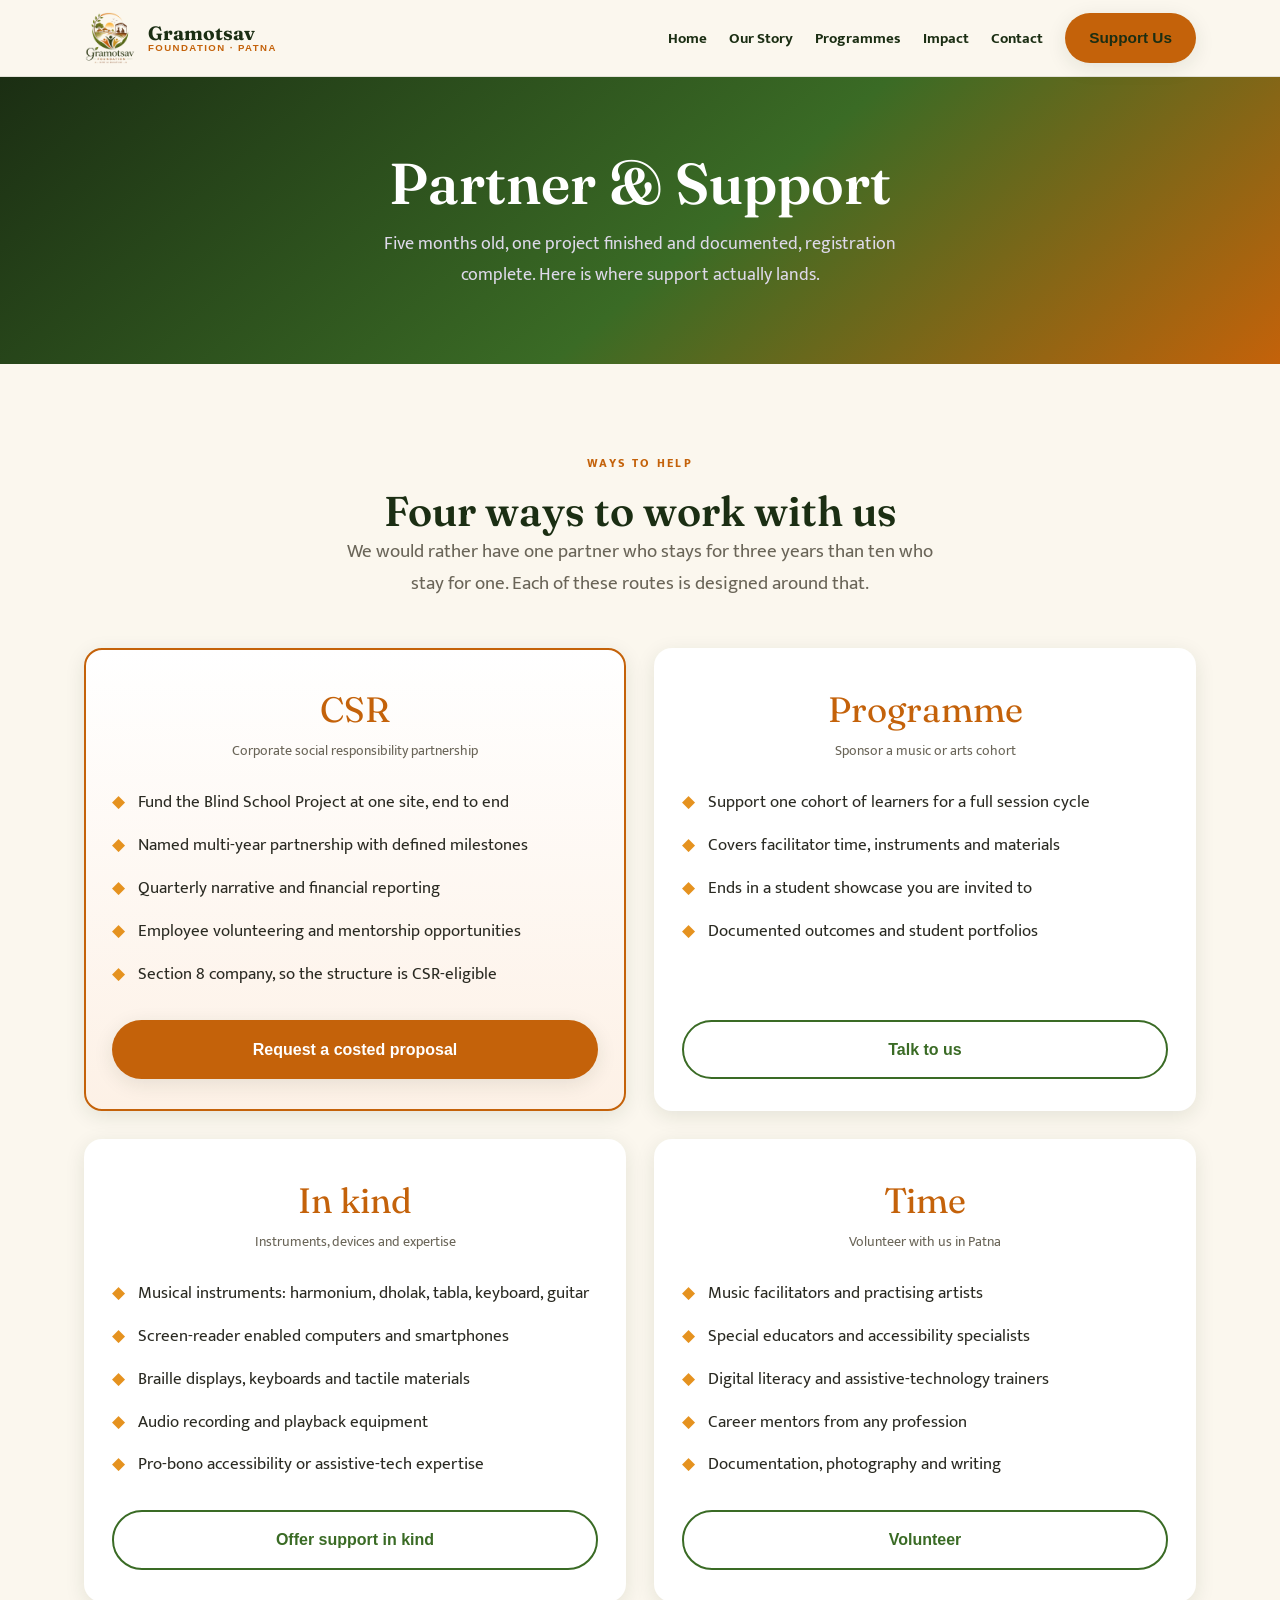
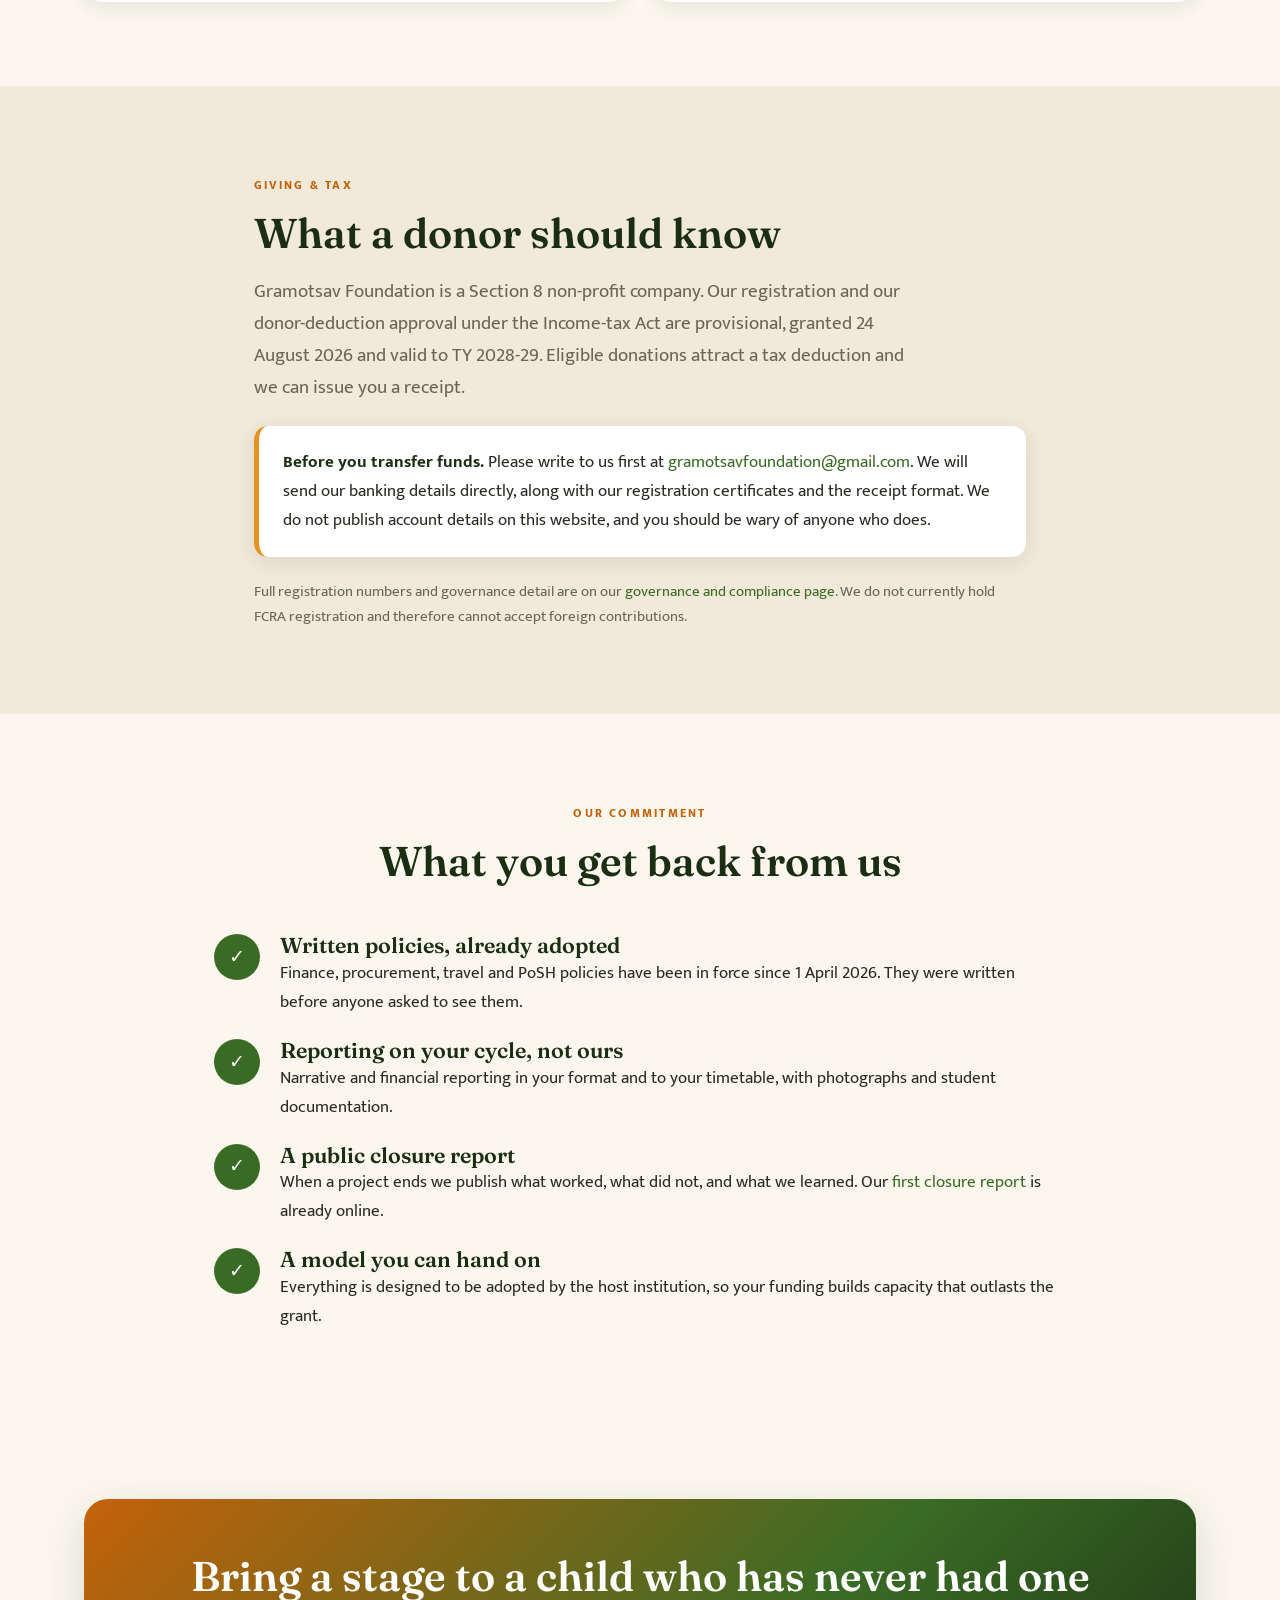
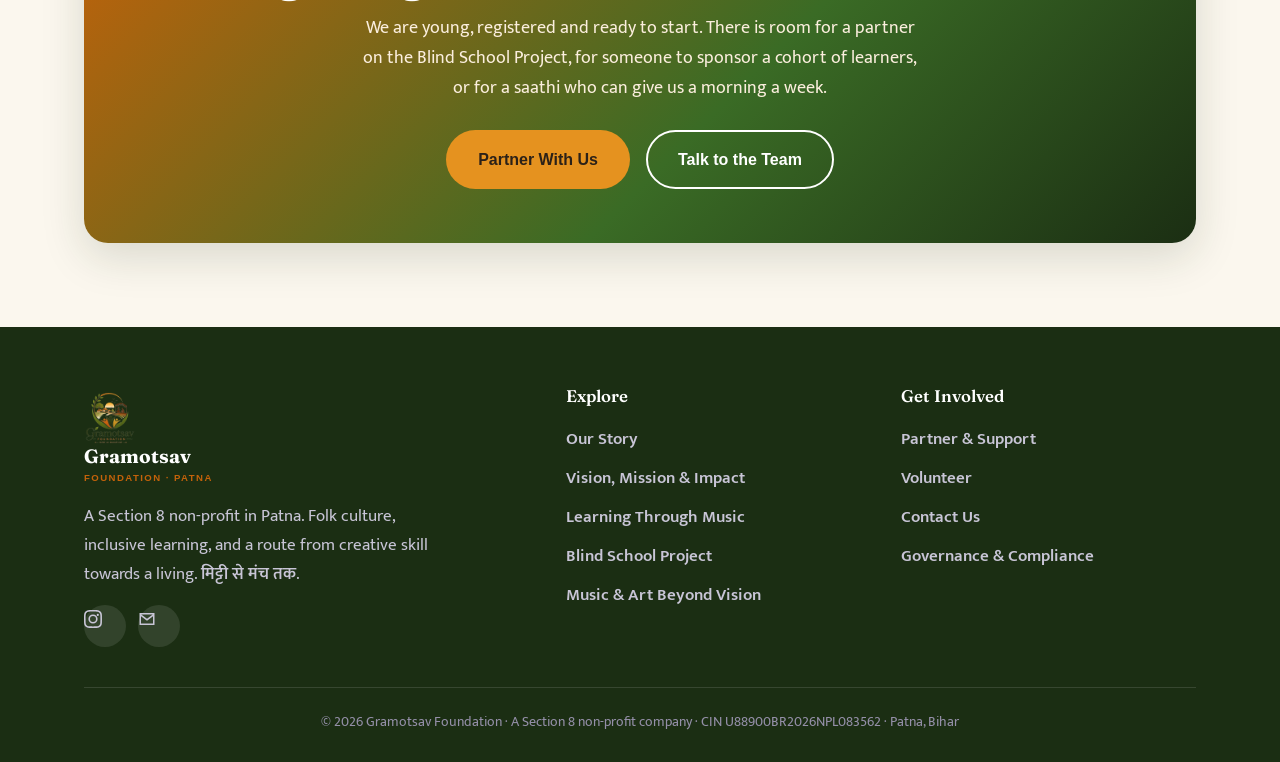
<file: support.html>
<!DOCTYPE html>
<html lang="en">
<head>
<meta charset="UTF-8" />
<meta name="viewport" content="width=device-width, initial-scale=1.0" />
<title>Partner & Support — Gramotsav Foundation</title>
<meta name="description" content="Support Gramotsav Foundation: CSR partnership on the Blind School Project, programme sponsorship, in-kind giving of instruments and assistive technology, and volunteering in Patna." />
<meta property="og:title" content="Partner & Support — Gramotsav Foundation" />
<meta property="og:description" content="Support Gramotsav Foundation: CSR partnership on the Blind School Project, programme sponsorship, in-kind giving of instruments and assistive technology, and volunteering in Patna." />
<meta property="og:type" content="website" />
<meta property="og:image" content="logo.png" />
<link rel="icon" href="logo.png" type="image/png" />
<link rel="apple-touch-icon" href="logo.png" />
<link rel="preconnect" href="https://fonts.googleapis.com">
<link rel="preconnect" href="https://fonts.gstatic.com" crossorigin>
<link href="https://fonts.googleapis.com/css2?family=Fraunces:opsz,wght@9..144,500;9..144,600;9..144,700&family=Mukta:wght@400;600;700;800&display=swap" rel="stylesheet">
<link rel="stylesheet" href="styles.css" />
</head>
<body>

<header class="site-header">
  <nav class="nav">
    <a class="brand" href="index.html">
      <img class="brand-logo" src="logo.png" alt="Gramotsav Foundation logo" />
      <span class="brand-name">Gramotsav<span>Foundation · Patna</span></span>
    </a>
    <button class="nav-toggle" aria-label="Menu" aria-expanded="false">&#9776;</button>
    <ul class="nav-links">
      <li><a href="index.html">Home</a></li>
      <li><a href="our-story.html">Our Story</a></li>
      <li><a href="programmes.html">Programmes</a></li>
      <li><a href="impact.html">Impact</a></li>
      <li><a href="contact.html">Contact</a></li>
      <li><a href="support.html" class="btn btn--primary nav-cta">Support Us</a></li>
    </ul>
  </nav>
</header>

<section class="page-banner">
  <div class="container">
    <h1>Partner &amp; Support</h1>
    <p>Five months old, one project finished and documented, registration complete. Here is where support actually lands.</p>
  </div>
</section>

<section class="section">
  <div class="container section-head">
    <span class="eyebrow">Ways to Help</span>
    <h2>Four ways to work with us</h2>
    <p class="lead mx-auto">We would rather have one partner who stays for three years than ten who stay for one. Each of these routes is designed around that.</p>
  </div>
  <div class="container">
    <div class="grid grid-2">
      <div class="tier featured">
        <div class="amt">CSR</div>
        <div class="per">Corporate social responsibility partnership</div>
        <ul>
          <li>Fund the Blind School Project at one site, end to end</li>
          <li>Named multi-year partnership with defined milestones</li>
          <li>Quarterly narrative and financial reporting</li>
          <li>Employee volunteering and mentorship opportunities</li>
          <li>Section 8 company, so the structure is CSR-eligible</li>
        </ul>
        <a href="contact.html" class="btn btn--primary">Request a costed proposal</a>
      </div>
      <div class="tier">
        <div class="amt">Programme</div>
        <div class="per">Sponsor a music or arts cohort</div>
        <ul>
          <li>Support one cohort of learners for a full session cycle</li>
          <li>Covers facilitator time, instruments and materials</li>
          <li>Ends in a student showcase you are invited to</li>
          <li>Documented outcomes and student portfolios</li>
        </ul>
        <a href="contact.html" class="btn btn--ghost">Talk to us</a>
      </div>
      <div class="tier">
        <div class="amt">In kind</div>
        <div class="per">Instruments, devices and expertise</div>
        <ul>
          <li>Musical instruments: harmonium, dholak, tabla, keyboard, guitar</li>
          <li>Screen-reader enabled computers and smartphones</li>
          <li>Braille displays, keyboards and tactile materials</li>
          <li>Audio recording and playback equipment</li>
          <li>Pro-bono accessibility or assistive-tech expertise</li>
        </ul>
        <a href="contact.html" class="btn btn--ghost">Offer support in kind</a>
      </div>
      <div class="tier" id="volunteer">
        <div class="amt">Time</div>
        <div class="per">Volunteer with us in Patna</div>
        <ul>
          <li>Music facilitators and practising artists</li>
          <li>Special educators and accessibility specialists</li>
          <li>Digital literacy and assistive-technology trainers</li>
          <li>Career mentors from any profession</li>
          <li>Documentation, photography and writing</li>
        </ul>
        <a href="contact.html" class="btn btn--ghost">Volunteer</a>
      </div>
    </div>
  </div>
</section>

<section class="section section--soft">
  <div class="container" style="max-width:820px;">
    <span class="eyebrow">Giving &amp; Tax</span>
    <h2 style="margin-bottom:18px;">What a donor should know</h2>
    <p class="lead" style="margin-bottom:22px;">Gramotsav Foundation is a Section 8 non-profit company. Our registration and our donor-deduction approval under the Income-tax Act are provisional, granted 24 August 2026 and valid to TY 2028-29. Eligible donations attract a tax deduction and we can issue you a receipt.</p>
    <div class="note">
      <strong>Before you transfer funds.</strong> Please write to us first at <a href="mailto:gramotsavfoundation@gmail.com">gramotsavfoundation@gmail.com</a>. We will send our banking details directly, along with our registration certificates and the receipt format. We do not publish account details on this website, and you should be wary of anyone who does.
    </div>
    <p style="margin-top:22px;font-size:.95rem;color:var(--muted);">Full registration numbers and governance detail are on our <a href="transparency.html">governance and compliance page</a>. We do not currently hold FCRA registration and therefore cannot accept foreign contributions.</p>
  </div>
</section>

<section class="section">
  <div class="container section-head">
    <span class="eyebrow">Our Commitment</span>
    <h2>What you get back from us</h2>
  </div>
  <div class="container" style="max-width:900px;">
    <div class="steps">
      <div class="step"><div class="step-num">&#10003;</div><div>
        <h3>Written policies, already adopted</h3>
        <p>Finance, procurement, travel and PoSH policies have been in force since 1 April 2026. They were written before anyone asked to see them.</p>
      </div></div>
      <div class="step"><div class="step-num">&#10003;</div><div>
        <h3>Reporting on your cycle, not ours</h3>
        <p>Narrative and financial reporting in your format and to your timetable, with photographs and student documentation.</p>
      </div></div>
      <div class="step"><div class="step-num">&#10003;</div><div>
        <h3>A public closure report</h3>
        <p>When a project ends we publish what worked, what did not, and what we learned. Our <a href="learning-through-music.html">first closure report</a> is already online.</p>
      </div></div>
      <div class="step"><div class="step-num">&#10003;</div><div>
        <h3>A model you can hand on</h3>
        <p>Everything is designed to be adopted by the host institution, so your funding builds capacity that outlasts the grant.</p>
      </div></div>
    </div>
  </div>
</section>

<section class="section">
  <div class="container">
    <div class="cta-band">
      <h2>Bring a stage to a child who has never had one</h2>
      <p>We are young, registered and ready to start. There is room for a partner on the Blind School Project, for someone to sponsor a cohort of learners, or for a saathi who can give us a morning a week.</p>
      <div class="btn-row center">
        <a href="support.html" class="btn btn--light">Partner With Us</a>
        <a href="contact.html" class="btn btn--ghost" style="border-color:#fff;color:#fff;">Talk to the Team</a>
      </div>
    </div>
  </div>
</section>

<footer class="site-footer">
  <div class="container">
    <div class="footer-grid">
      <div>
        <a class="brand" href="index.html" style="margin-bottom:14px;">
          <img class="brand-logo" src="logo.png" alt="Gramotsav Foundation logo" />
          <span class="brand-name" style="color:#fff;">Gramotsav<span>Foundation · Patna</span></span>
        </a>
        <p style="max-width:36ch;">A Section 8 non-profit in Patna. Folk culture, inclusive learning, and a route from creative skill towards a living. <span class="devnagri">मिट्टी से मंच तक</span>.</p>
        <div class="socials">
          <a class="social-btn" href="https://www.instagram.com/gramotsavfoundation/" target="_blank" rel="noopener" aria-label="Instagram"><svg viewBox="0 0 24 24" aria-hidden="true"><path d="M12 2.16c3.2 0 3.58.01 4.85.07 1.17.05 1.8.25 2.23.41.56.22.96.48 1.38.9.42.42.68.82.9 1.38.16.42.36 1.06.41 2.23.06 1.27.07 1.65.07 4.85s-.01 3.58-.07 4.85c-.05 1.17-.25 1.8-.41 2.23-.22.56-.48.96-.9 1.38-.42.42-.82.68-1.38.9-.42.16-1.06.36-2.23.41-1.27.06-1.65.07-4.85.07s-3.58-.01-4.85-.07c-1.17-.05-1.8-.25-2.23-.41a3.7 3.7 0 0 1-1.38-.9 3.7 3.7 0 0 1-.9-1.38c-.16-.42-.36-1.06-.41-2.23C2.17 15.58 2.16 15.2 2.16 12s.01-3.58.07-4.85c.05-1.17.25-1.8.41-2.23.22-.56.48-.96.9-1.38.42-.42.82-.68 1.38-.9.42-.16 1.06-.36 2.23-.41C8.42 2.17 8.8 2.16 12 2.16ZM12 0C8.74 0 8.33.01 7.05.07 5.78.13 4.9.33 4.14.63c-.79.3-1.46.72-2.13 1.38C1.35 2.68.93 3.35.63 4.14.33 4.9.13 5.78.07 7.05.01 8.33 0 8.74 0 12s.01 3.67.07 4.95c.06 1.27.26 2.15.56 2.91.3.79.72 1.46 1.38 2.13.67.66 1.34 1.08 2.13 1.38.76.3 1.64.5 2.91.56C8.33 23.99 8.74 24 12 24s3.67-.01 4.95-.07c1.27-.06 2.15-.26 2.91-.56a5.9 5.9 0 0 0 2.13-1.38 5.9 5.9 0 0 0 1.38-2.13c.3-.76.5-1.64.56-2.91.06-1.28.07-1.69.07-4.95s-.01-3.67-.07-4.95c-.06-1.27-.26-2.15-.56-2.91a5.9 5.9 0 0 0-1.38-2.13A5.9 5.9 0 0 0 19.86.63c-.76-.3-1.64-.5-2.91-.56C15.67.01 15.26 0 12 0Zm0 5.84a6.16 6.16 0 1 0 0 12.32 6.16 6.16 0 0 0 0-12.32ZM12 16a4 4 0 1 1 0-8 4 4 0 0 1 0 8Zm6.41-10.85a1.44 1.44 0 1 0 0 2.88 1.44 1.44 0 0 0 0-2.88Z"/></svg></a>
          <a class="social-btn" href="mailto:gramotsavfoundation@gmail.com" aria-label="Email"><svg viewBox="0 0 24 24" aria-hidden="true"><path d="M2 4h20v16H2V4Zm2.4 2L12 11.6 19.6 6H4.4ZM20 8.3l-8 5.9-8-5.9V18h16V8.3Z"/></svg></a>
        </div>
      </div>
      <div>
        <h4>Explore</h4>
        <a href="our-story.html">Our Story</a>
        <a href="impact.html">Vision, Mission &amp; Impact</a>
        <a href="learning-through-music.html">Learning Through Music</a>
        <a href="blind-school-project.html">Blind School Project</a>
        <a href="music-beyond-vision.html">Music &amp; Art Beyond Vision</a>
      </div>
      <div>
        <h4>Get Involved</h4>
        <a href="support.html">Partner &amp; Support</a>
        <a href="support.html#volunteer">Volunteer</a>
        <a href="contact.html">Contact Us</a>
        <a href="transparency.html">Governance &amp; Compliance</a>
      </div>
    </div>
    <div class="footer-bottom">
      &copy; 2026 Gramotsav Foundation &middot; A Section 8 non-profit company &middot; CIN U88900BR2026NPL083562 &middot; Patna, Bihar
    </div>
  </div>
</footer>

<script src="main.js"></script>
</body>
</html>
</file>
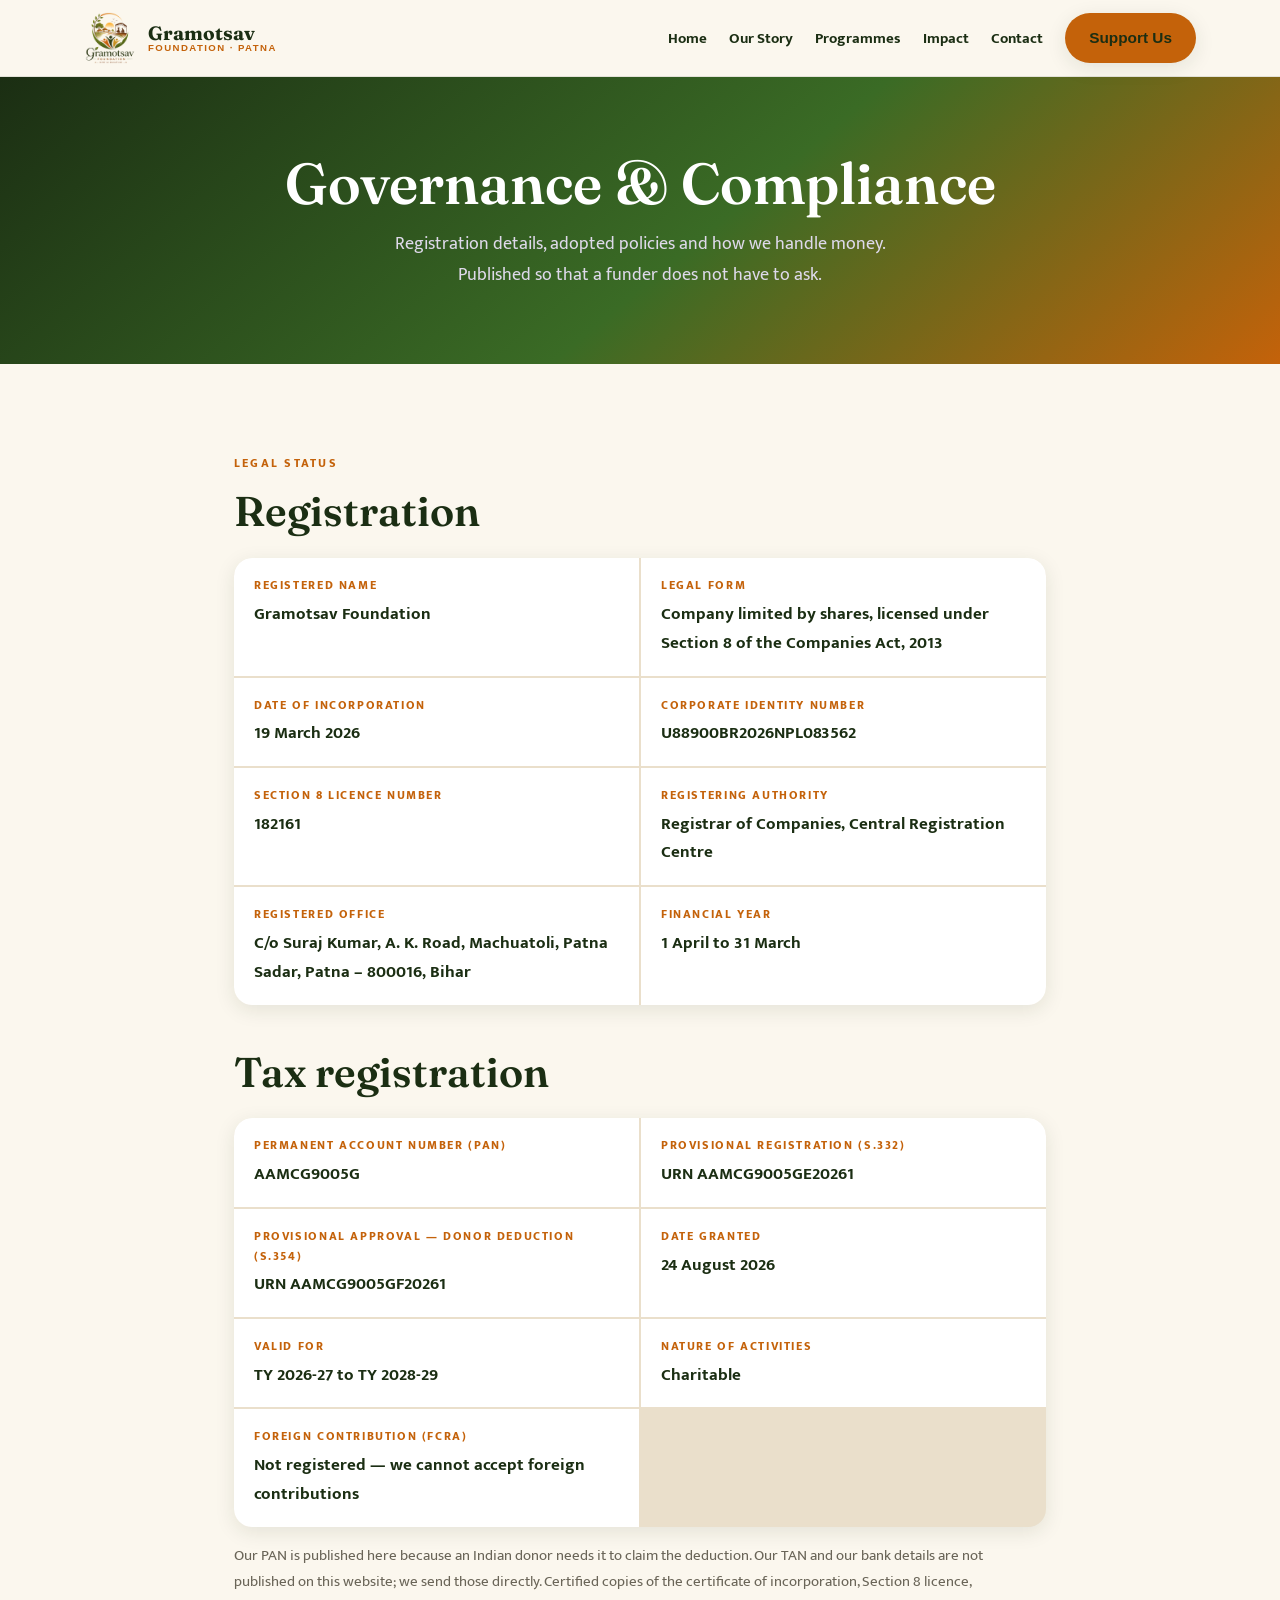
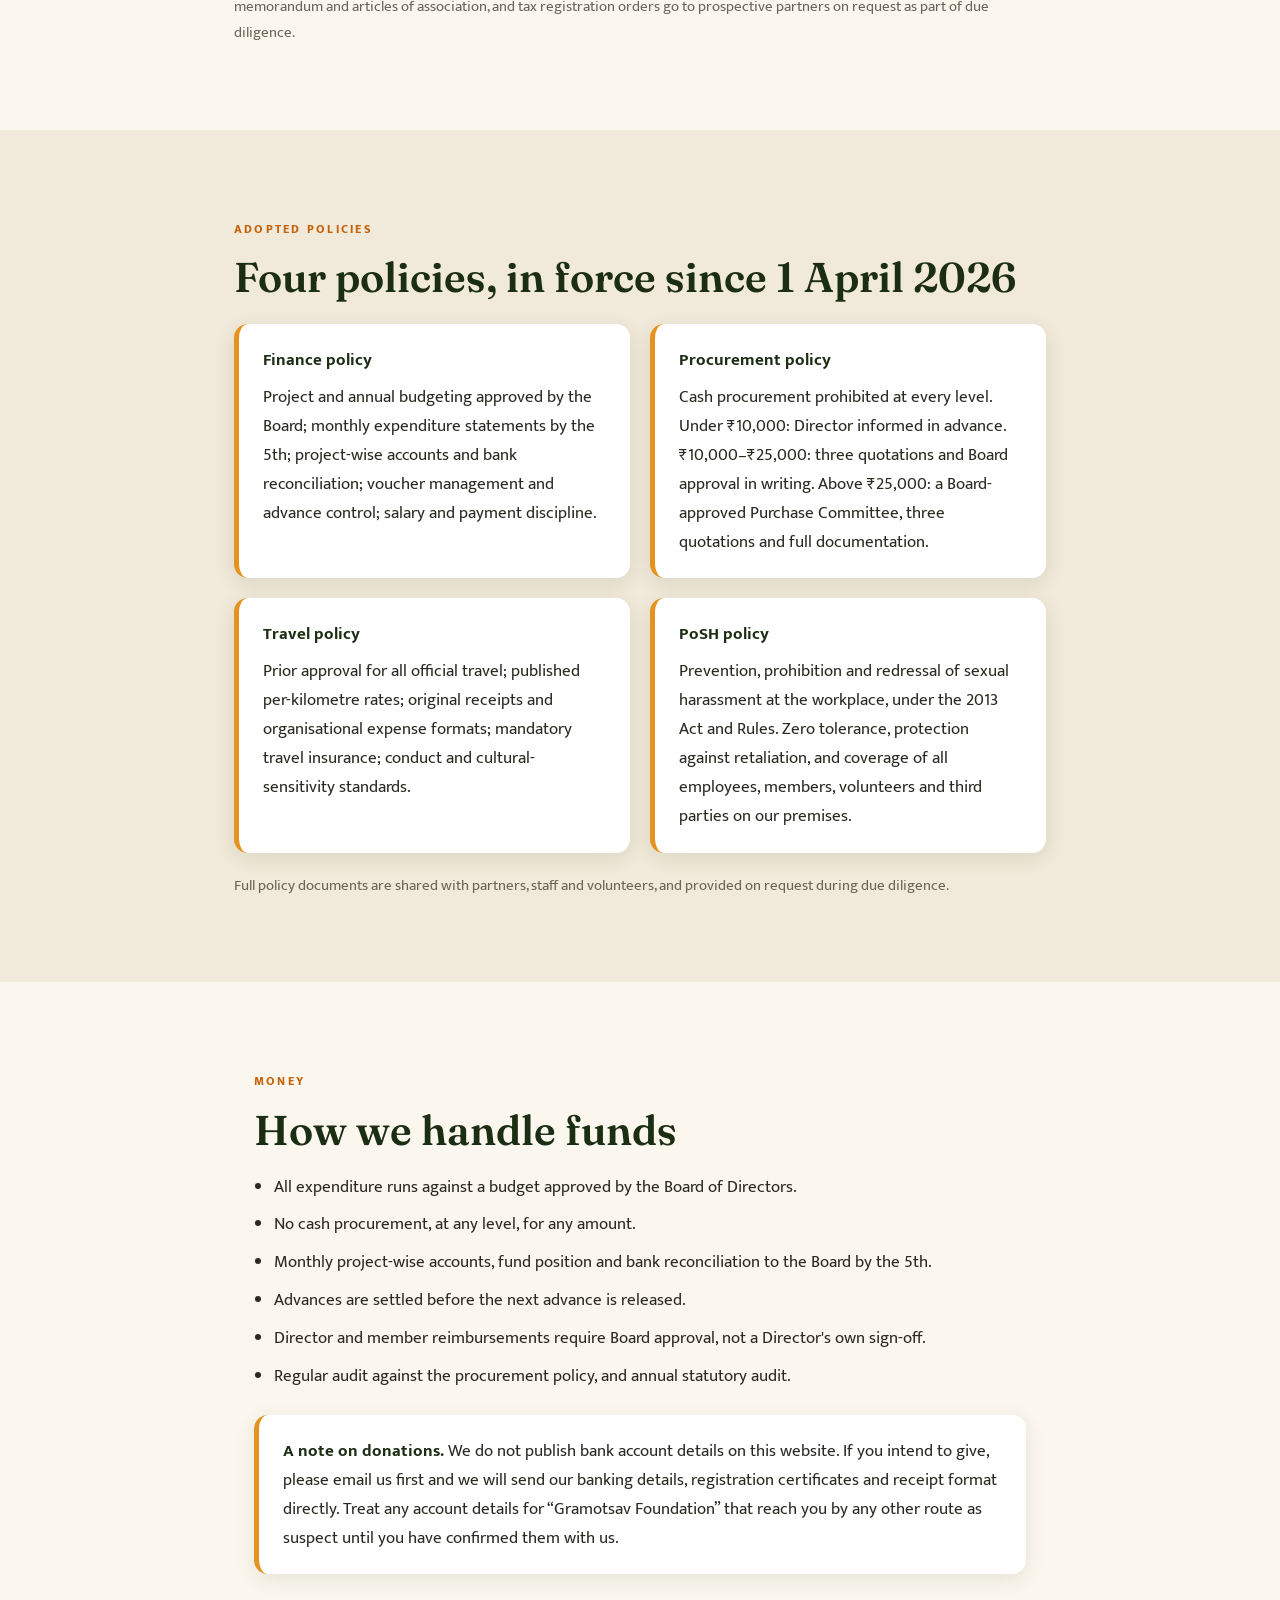
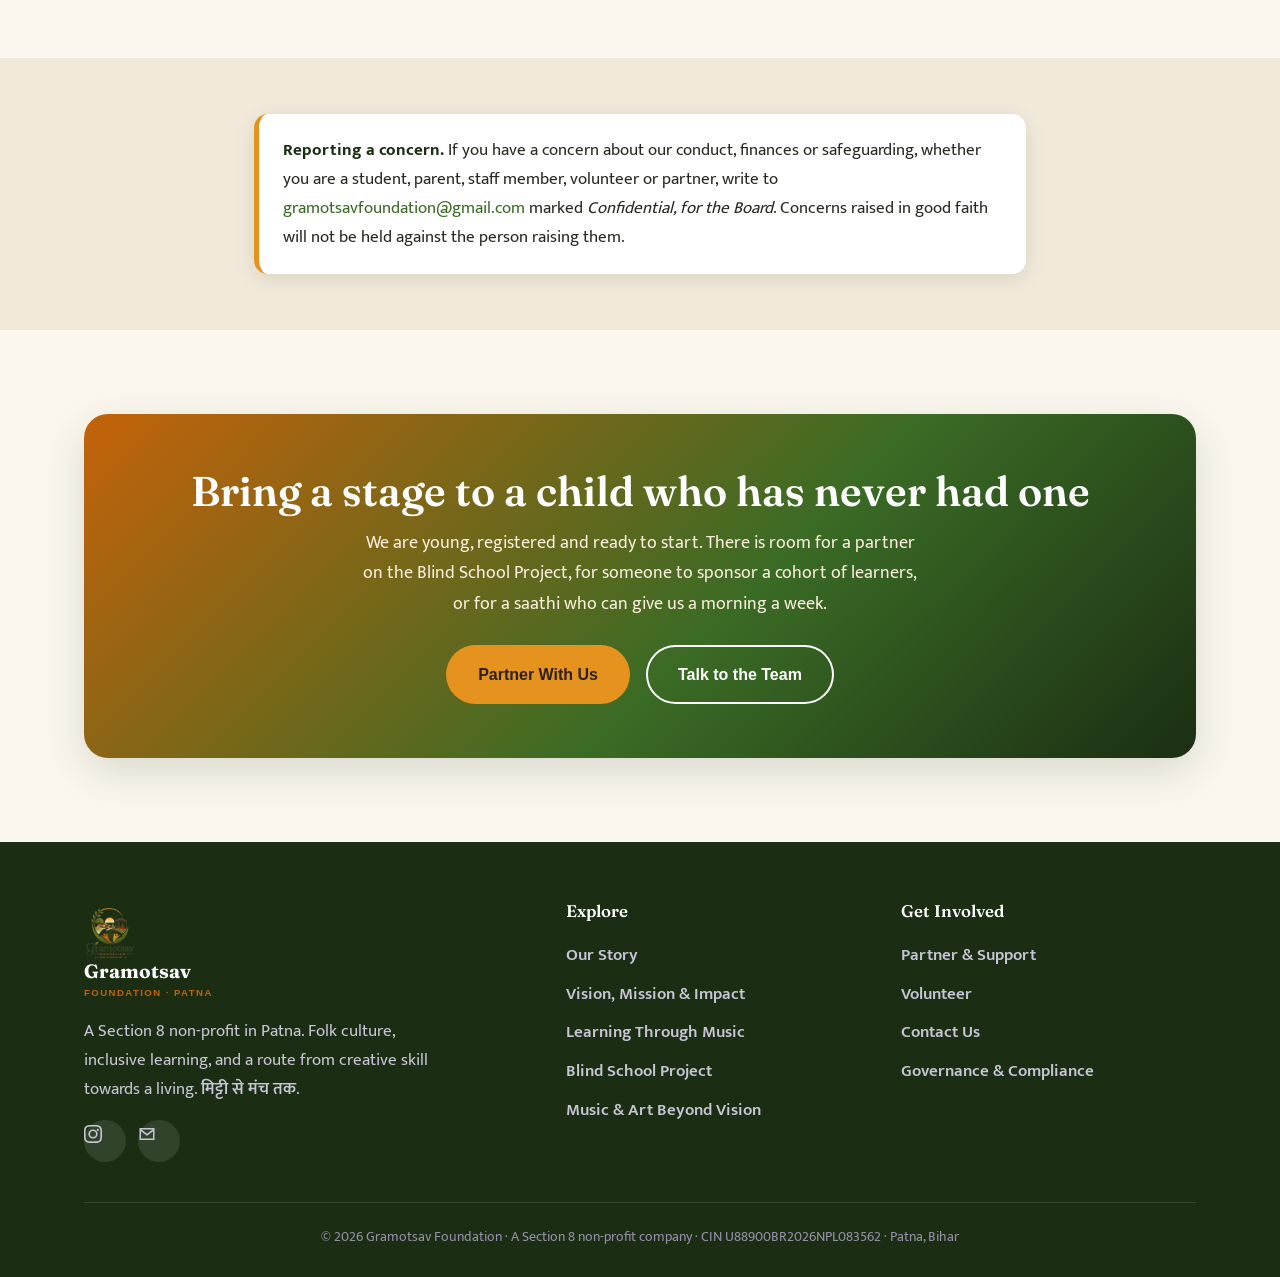
<file: transparency.html>
<!DOCTYPE html>
<html lang="en">
<head>
<meta charset="UTF-8" />
<meta name="viewport" content="width=device-width, initial-scale=1.0" />
<title>Governance & Compliance — Gramotsav Foundation</title>
<meta name="description" content="Gramotsav Foundation's registration, governance and compliance: Section 8 company details, CIN, tax registrations, and adopted finance, procurement, travel and PoSH policies." />
<meta property="og:title" content="Governance & Compliance — Gramotsav Foundation" />
<meta property="og:description" content="Gramotsav Foundation's registration, governance and compliance: Section 8 company details, CIN, tax registrations, and adopted finance, procurement, travel and PoSH policies." />
<meta property="og:type" content="website" />
<meta property="og:image" content="logo.png" />
<link rel="icon" href="logo.png" type="image/png" />
<link rel="apple-touch-icon" href="logo.png" />
<link rel="preconnect" href="https://fonts.googleapis.com">
<link rel="preconnect" href="https://fonts.gstatic.com" crossorigin>
<link href="https://fonts.googleapis.com/css2?family=Fraunces:opsz,wght@9..144,500;9..144,600;9..144,700&family=Mukta:wght@400;600;700;800&display=swap" rel="stylesheet">
<link rel="stylesheet" href="styles.css" />
</head>
<body>

<header class="site-header">
  <nav class="nav">
    <a class="brand" href="index.html">
      <img class="brand-logo" src="logo.png" alt="Gramotsav Foundation logo" />
      <span class="brand-name">Gramotsav<span>Foundation · Patna</span></span>
    </a>
    <button class="nav-toggle" aria-label="Menu" aria-expanded="false">&#9776;</button>
    <ul class="nav-links">
      <li><a href="index.html">Home</a></li>
      <li><a href="our-story.html">Our Story</a></li>
      <li><a href="programmes.html">Programmes</a></li>
      <li><a href="impact.html">Impact</a></li>
      <li><a href="contact.html">Contact</a></li>
      <li><a href="support.html" class="btn btn--primary nav-cta">Support Us</a></li>
    </ul>
  </nav>
</header>

<section class="page-banner">
  <div class="container">
    <h1>Governance &amp; Compliance</h1>
    <p>Registration details, adopted policies and how we handle money. Published so that a funder does not have to ask.</p>
  </div>
</section>

<section class="section">
  <div class="container" style="max-width:860px;">
    <span class="eyebrow">Legal Status</span>
    <h2 style="margin-bottom:22px;">Registration</h2>
    <dl class="facts">
      <div><dt>Registered name</dt><dd>Gramotsav Foundation</dd></div>
      <div><dt>Legal form</dt><dd>Company limited by shares, licensed under Section 8 of the Companies Act, 2013</dd></div>
      <div><dt>Date of incorporation</dt><dd>19 March 2026</dd></div>
      <div><dt>Corporate Identity Number</dt><dd>U88900BR2026NPL083562</dd></div>
      <div><dt>Section 8 licence number</dt><dd>182161</dd></div>
      <div><dt>Registering authority</dt><dd>Registrar of Companies, Central Registration Centre</dd></div>
      <div><dt>Registered office</dt><dd>C/o Suraj Kumar, A. K. Road, Machuatoli, Patna Sadar, Patna &ndash; 800016, Bihar</dd></div>
      <div><dt>Financial year</dt><dd>1 April to 31 March</dd></div>
    </dl>

    <h2 style="margin:44px 0 22px;">Tax registration</h2>
    <dl class="facts">
      <div><dt>Permanent Account Number (PAN)</dt><dd>AAMCG9005G</dd></div>
      <div><dt>Provisional registration (s.332)</dt><dd>URN AAMCG9005GE20261</dd></div>
      <div><dt>Provisional approval &mdash; donor deduction (s.354)</dt><dd>URN AAMCG9005GF20261</dd></div>
      <div><dt>Date granted</dt><dd>24 August 2026</dd></div>
      <div><dt>Valid for</dt><dd>TY 2026-27 to TY 2028-29</dd></div>
      <div><dt>Nature of activities</dt><dd>Charitable</dd></div>
      <div><dt>Foreign contribution (FCRA)</dt><dd>Not registered &mdash; we cannot accept foreign contributions</dd></div>
    </dl>
    <p style="margin-top:16px;font-size:.95rem;color:var(--muted);">Our PAN is published here because an Indian donor needs it to claim the deduction. Our TAN and our bank details are not published on this website; we send those directly. Certified copies of the certificate of incorporation, Section 8 licence, memorandum and articles of association, and tax registration orders go to prospective partners on request as part of due diligence.</p>
  </div>
</section>

<section class="section section--soft">
  <div class="container" style="max-width:860px;">
    <span class="eyebrow">Adopted Policies</span>
    <h2 style="margin-bottom:22px;">Four policies, in force since 1 April 2026</h2>
    <div class="grid grid-2" style="gap:20px;">
      <div class="note">
        <strong>Finance policy</strong>
        <p style="margin-top:8px;">Project and annual budgeting approved by the Board; monthly expenditure statements by the 5th; project-wise accounts and bank reconciliation; voucher management and advance control; salary and payment discipline.</p>
      </div>
      <div class="note">
        <strong>Procurement policy</strong>
        <p style="margin-top:8px;">Cash procurement prohibited at every level. Under &#8377;10,000: Director informed in advance. &#8377;10,000&ndash;&#8377;25,000: three quotations and Board approval in writing. Above &#8377;25,000: a Board-approved Purchase Committee, three quotations and full documentation.</p>
      </div>
      <div class="note">
        <strong>Travel policy</strong>
        <p style="margin-top:8px;">Prior approval for all official travel; published per-kilometre rates; original receipts and organisational expense formats; mandatory travel insurance; conduct and cultural-sensitivity standards.</p>
      </div>
      <div class="note">
        <strong>PoSH policy</strong>
        <p style="margin-top:8px;">Prevention, prohibition and redressal of sexual harassment at the workplace, under the 2013 Act and Rules. Zero tolerance, protection against retaliation, and coverage of all employees, members, volunteers and third parties on our premises.</p>
      </div>
    </div>
    <p style="margin-top:20px;font-size:.95rem;color:var(--muted);">Full policy documents are shared with partners, staff and volunteers, and provided on request during due diligence.</p>
  </div>
</section>

<section class="section">
  <div class="container" style="max-width:820px;">
    <span class="eyebrow">Money</span>
    <h2 style="margin-bottom:18px;">How we handle funds</h2>
    <ul style="margin-left:20px;">
      <li style="margin-bottom:9px;">All expenditure runs against a budget approved by the Board of Directors.</li>
      <li style="margin-bottom:9px;">No cash procurement, at any level, for any amount.</li>
      <li style="margin-bottom:9px;">Monthly project-wise accounts, fund position and bank reconciliation to the Board by the 5th.</li>
      <li style="margin-bottom:9px;">Advances are settled before the next advance is released.</li>
      <li style="margin-bottom:9px;">Director and member reimbursements require Board approval, not a Director's own sign-off.</li>
      <li style="margin-bottom:9px;">Regular audit against the procurement policy, and annual statutory audit.</li>
    </ul>
    <div class="note" style="margin-top:24px;">
      <strong>A note on donations.</strong> We do not publish bank account details on this website. If you intend to give, please email us first and we will send our banking details, registration certificates and receipt format directly. Treat any account details for &ldquo;Gramotsav Foundation&rdquo; that reach you by any other route as suspect until you have confirmed them with us.
    </div>
  </div>
</section>

<section class="section section--soft section--tight">
  <div class="container" style="max-width:820px;">
    <div class="note">
      <strong>Reporting a concern.</strong> If you have a concern about our conduct, finances or safeguarding, whether you are a student, parent, staff member, volunteer or partner, write to <a href="mailto:gramotsavfoundation@gmail.com">gramotsavfoundation@gmail.com</a> marked <em>Confidential, for the Board</em>. Concerns raised in good faith will not be held against the person raising them.
    </div>
  </div>
</section>

<section class="section">
  <div class="container">
    <div class="cta-band">
      <h2>Bring a stage to a child who has never had one</h2>
      <p>We are young, registered and ready to start. There is room for a partner on the Blind School Project, for someone to sponsor a cohort of learners, or for a saathi who can give us a morning a week.</p>
      <div class="btn-row center">
        <a href="support.html" class="btn btn--light">Partner With Us</a>
        <a href="contact.html" class="btn btn--ghost" style="border-color:#fff;color:#fff;">Talk to the Team</a>
      </div>
    </div>
  </div>
</section>

<footer class="site-footer">
  <div class="container">
    <div class="footer-grid">
      <div>
        <a class="brand" href="index.html" style="margin-bottom:14px;">
          <img class="brand-logo" src="logo.png" alt="Gramotsav Foundation logo" />
          <span class="brand-name" style="color:#fff;">Gramotsav<span>Foundation · Patna</span></span>
        </a>
        <p style="max-width:36ch;">A Section 8 non-profit in Patna. Folk culture, inclusive learning, and a route from creative skill towards a living. <span class="devnagri">मिट्टी से मंच तक</span>.</p>
        <div class="socials">
          <a class="social-btn" href="https://www.instagram.com/gramotsavfoundation/" target="_blank" rel="noopener" aria-label="Instagram"><svg viewBox="0 0 24 24" aria-hidden="true"><path d="M12 2.16c3.2 0 3.58.01 4.85.07 1.17.05 1.8.25 2.23.41.56.22.96.48 1.38.9.42.42.68.82.9 1.38.16.42.36 1.06.41 2.23.06 1.27.07 1.65.07 4.85s-.01 3.58-.07 4.85c-.05 1.17-.25 1.8-.41 2.23-.22.56-.48.96-.9 1.38-.42.42-.82.68-1.38.9-.42.16-1.06.36-2.23.41-1.27.06-1.65.07-4.85.07s-3.58-.01-4.85-.07c-1.17-.05-1.8-.25-2.23-.41a3.7 3.7 0 0 1-1.38-.9 3.7 3.7 0 0 1-.9-1.38c-.16-.42-.36-1.06-.41-2.23C2.17 15.58 2.16 15.2 2.16 12s.01-3.58.07-4.85c.05-1.17.25-1.8.41-2.23.22-.56.48-.96.9-1.38.42-.42.82-.68 1.38-.9.42-.16 1.06-.36 2.23-.41C8.42 2.17 8.8 2.16 12 2.16ZM12 0C8.74 0 8.33.01 7.05.07 5.78.13 4.9.33 4.14.63c-.79.3-1.46.72-2.13 1.38C1.35 2.68.93 3.35.63 4.14.33 4.9.13 5.78.07 7.05.01 8.33 0 8.74 0 12s.01 3.67.07 4.95c.06 1.27.26 2.15.56 2.91.3.79.72 1.46 1.38 2.13.67.66 1.34 1.08 2.13 1.38.76.3 1.64.5 2.91.56C8.33 23.99 8.74 24 12 24s3.67-.01 4.95-.07c1.27-.06 2.15-.26 2.91-.56a5.9 5.9 0 0 0 2.13-1.38 5.9 5.9 0 0 0 1.38-2.13c.3-.76.5-1.64.56-2.91.06-1.28.07-1.69.07-4.95s-.01-3.67-.07-4.95c-.06-1.27-.26-2.15-.56-2.91a5.9 5.9 0 0 0-1.38-2.13A5.9 5.9 0 0 0 19.86.63c-.76-.3-1.64-.5-2.91-.56C15.67.01 15.26 0 12 0Zm0 5.84a6.16 6.16 0 1 0 0 12.32 6.16 6.16 0 0 0 0-12.32ZM12 16a4 4 0 1 1 0-8 4 4 0 0 1 0 8Zm6.41-10.85a1.44 1.44 0 1 0 0 2.88 1.44 1.44 0 0 0 0-2.88Z"/></svg></a>
          <a class="social-btn" href="mailto:gramotsavfoundation@gmail.com" aria-label="Email"><svg viewBox="0 0 24 24" aria-hidden="true"><path d="M2 4h20v16H2V4Zm2.4 2L12 11.6 19.6 6H4.4ZM20 8.3l-8 5.9-8-5.9V18h16V8.3Z"/></svg></a>
        </div>
      </div>
      <div>
        <h4>Explore</h4>
        <a href="our-story.html">Our Story</a>
        <a href="impact.html">Vision, Mission &amp; Impact</a>
        <a href="learning-through-music.html">Learning Through Music</a>
        <a href="blind-school-project.html">Blind School Project</a>
        <a href="music-beyond-vision.html">Music &amp; Art Beyond Vision</a>
      </div>
      <div>
        <h4>Get Involved</h4>
        <a href="support.html">Partner &amp; Support</a>
        <a href="support.html#volunteer">Volunteer</a>
        <a href="contact.html">Contact Us</a>
        <a href="transparency.html">Governance &amp; Compliance</a>
      </div>
    </div>
    <div class="footer-bottom">
      &copy; 2026 Gramotsav Foundation &middot; A Section 8 non-profit company &middot; CIN U88900BR2026NPL083562 &middot; Patna, Bihar
    </div>
  </div>
</footer>

<script src="main.js"></script>
</body>
</html>
</file>
<file: styles.css>
/* ==========================================================================
   GRAMOTSAV FOUNDATION — shared stylesheet
   Palette read off the foundation logo: forest and olive green, marigold
   orange, earth brown, on a warm cream ground.
   ========================================================================== */

:root {
  --forest: #3A6B25;
  --forest-dark: #24451A;
  --night: #1B2E13;
  --olive: #6B7A2A;
  --orange: #C4620A;
  --orange-light: #E5921F;
  --orange-dark: #9C4C06;
  --earth: #6B563C;
  --bg: #FBF7EE;
  --bg-deep: #F1E9D9;
  --ink: #2A2A22;
  --muted: #6A6558;
  --white: #ffffff;
  --shadow: 0 14px 44px rgba(27, 46, 19, 0.15);
  --shadow-sm: 0 5px 20px rgba(27, 46, 19, 0.10);
  --radius: 18px;
  --maxw: 1160px;

  /* aliases so inherited rules keep working */
  --blue: var(--forest);
  --blue-dark: var(--forest-dark);
  --navy: var(--night);
  --magenta: var(--orange);
  --magenta-dark: var(--orange-dark);
  --purple: var(--olive);
  --indigo: var(--forest);
  --marigold: var(--orange-light);
  --terracotta: var(--orange);
  --terracotta-dark: var(--orange-dark);
  --teal: var(--olive);
  --teal-deep: var(--forest);
  --indigo-dark: var(--forest-dark);
}

* { margin: 0; padding: 0; box-sizing: border-box; }
html { scroll-behavior: smooth; }

body {
  font-family: 'Mukta', 'Nunito Sans', system-ui, -apple-system, sans-serif;
  color: var(--ink);
  background: var(--bg);
  line-height: 1.7;
  font-size: 17px;
  -webkit-font-smoothing: antialiased;
}

h1, h2, h3, h4 {
  font-family: 'Fraunces', Georgia, serif;
  text-wrap: balance;
  color: var(--navy);
  line-height: 1.15;
  font-weight: 600;
}
h1 { font-size: clamp(2.2rem, 5vw, 3.6rem); }
h2 { font-size: clamp(1.8rem, 3.5vw, 2.6rem); }
h3 { font-size: 1.35rem; }

a { color: var(--blue); text-decoration: none; transition: color .2s; }
a:hover { color: var(--blue-dark); }
img { max-width: 100%; display: block; }

.container { max-width: var(--maxw); margin: 0 auto; padding: 0 24px; }
.section { padding: 84px 0; }
.section--tight { padding: 56px 0; }
.section--soft { background: var(--bg-deep); }
.section--navy { background: var(--night); color: #d8d6e4; }
.section--navy h2, .section--navy h3 { color: #fff; }

.eyebrow {
  display: inline-block; text-transform: uppercase; letter-spacing: 0.18em;
  font-size: 0.78rem; font-weight: 800; color: var(--magenta); margin-bottom: 14px;
}
.section--navy .eyebrow { color: var(--marigold); }

.lead { font-size: 1.18rem; color: var(--muted); max-width: 60ch; }
.section--navy .lead { color: #c2bfd2; }

.center { text-align: center; }
.mx-auto { margin-left: auto; margin-right: auto; }
.mt-40 { margin-top: 40px; }
.mb-16 { margin-bottom: 16px; }
.section-head { text-align: center; max-width: 64ch; margin: 0 auto 48px; }

/* ---------- Buttons ---------- */
.btn {
  display: inline-block; padding: 14px 30px; border-radius: 999px;
  font-weight: 800; font-family: 'Nunito Sans', sans-serif; font-size: 1rem;
  cursor: pointer; border: 2px solid transparent;
  transition: transform .15s, box-shadow .2s, background .2s;
}
.btn:hover { transform: translateY(-2px); }
.btn--primary { background: var(--magenta); color: #fff; box-shadow: var(--shadow-sm); }
.btn--primary:hover { background: var(--magenta-dark); color: #fff; }
.btn--green { background: var(--blue); color: #fff; box-shadow: var(--shadow-sm); }  /* adopt / secondary */
.btn--green:hover { background: var(--blue-dark); color: #fff; }
.btn--ghost { background: transparent; border-color: var(--blue); color: var(--blue); }
.btn--ghost:hover { background: var(--blue); color: #fff; }
.btn--light { background: var(--marigold); color: #2B2118; }
.btn--light:hover { background: var(--marigold-dark); color: #2B2118; }
.btn-row { display: flex; gap: 16px; flex-wrap: wrap; }
.btn-row.center { justify-content: center; }

/* ---------- Header / Nav ---------- */
.site-header {
  position: sticky; top: 0; z-index: 50;
  background: rgba(251, 247, 238, 0.93); backdrop-filter: blur(10px);
  border-bottom: 1px solid rgba(27,46,19,0.10);
}
.nav { display: flex; align-items: center; justify-content: space-between;
  padding: 12px 24px; max-width: var(--maxw); margin: 0 auto; }
.brand { display: flex; align-items: center; gap: 12px; }
.brand-logo { width: 52px; height: 52px; border-radius: 0; box-shadow: none; background: transparent; }
.brand-name { font-family: 'Fraunces', serif; font-weight: 700; font-size: 1.2rem; color: var(--navy); line-height: 1.05; }
.brand-name span { display: block; font-family: 'Nunito Sans', sans-serif; font-weight: 700; font-size: 0.6rem; letter-spacing: 0.15em; text-transform: uppercase; color: var(--magenta); }

.nav-links { display: flex; align-items: center; gap: 22px; list-style: none; }
.nav-links a { color: var(--navy); font-weight: 700; font-size: 0.96rem; }
.nav-links a:hover, .nav-links a.active { color: var(--magenta); }
.nav-cta { padding: 10px 22px !important; font-size: 0.9rem; }
.nav-toggle { display: none; background: none; border: 0; font-size: 1.7rem; color: var(--navy); cursor: pointer; }

/* ---------- Hero ---------- */
.hero {
  position: relative; color: #fff; text-align: center;
  padding: 118px 24px 128px; overflow: hidden;
  background:
    linear-gradient(150deg, rgba(27,46,19,0.90), rgba(58,107,37,0.76) 50%, rgba(196,98,10,0.60)),
    url('img/community-event.jpg') center/cover no-repeat;
}
.hero h1 { color: #fff; max-width: 20ch; margin: 0 auto 20px; text-wrap: balance; }
.hero p { font-size: 1.25rem; max-width: 58ch; margin: 0 auto 34px; color: #f2e9dc; }
.hero .btn-row { justify-content: center; }
.hero-stats { display: flex; gap: 44px; justify-content: center; flex-wrap: wrap; margin-top: 54px; }
.hero-stat b { display: block; font-family: 'Fraunces', serif; font-size: 2.4rem; color: var(--marigold); }
.hero-stat span { font-size: 0.95rem; letter-spacing: 0.04em; color: #eadff0; }

/* ---------- Page banner ---------- */
.page-banner { background: linear-gradient(140deg, var(--night), var(--forest) 55%, var(--orange)); color: #fff; text-align: center; padding: 74px 24px; }
.page-banner h1 { color: #fff; margin-bottom: 12px; }
.page-banner p { color: #ded9ea; max-width: 54ch; margin: 0 auto; font-size: 1.12rem; }

/* ---------- Grid & Cards ---------- */
.grid { display: grid; gap: 28px; }
.grid-2 { grid-template-columns: repeat(2, 1fr); }
.grid-3 { grid-template-columns: repeat(3, 1fr); }
.grid-4 { grid-template-columns: repeat(4, 1fr); }

.card { background: #fff; border-radius: var(--radius); overflow: hidden;
  box-shadow: var(--shadow-sm); transition: transform .2s, box-shadow .2s;
  display: flex; flex-direction: column; }
.card:hover { transform: translateY(-4px); box-shadow: var(--shadow); }
.card-media { height: 220px; display: grid; place-items: center; font-size: 4rem; color: #fff; overflow: hidden; }
.card-media img { width: 100%; height: 100%; object-fit: cover; }
.card-body { padding: 26px 26px 30px; }
.card-body h3 { margin-bottom: 6px; }
.card-tag { font-size: 0.72rem; font-weight: 800; text-transform: uppercase; letter-spacing: 0.12em; color: var(--magenta); }

/* gradient placeholders (fallback / icon tiles) */
.ph-1 { background: linear-gradient(135deg,var(--indigo),var(--teal)); }
.ph-2 { background: linear-gradient(135deg,var(--night),var(--indigo)); }
.ph-3 { background: linear-gradient(135deg,var(--teal-deep),var(--indigo)); }
.ph-4 { background: linear-gradient(135deg,var(--terracotta),var(--marigold)); }
.ph-5 { background: linear-gradient(135deg,var(--indigo),var(--night)); }
.ph-6 { background: linear-gradient(135deg,var(--marigold),var(--terracotta-dark)); }

/* ---------- Story blocks ---------- */
.story { display: grid; grid-template-columns: 1fr 1.2fr; gap: 44px; align-items: center; margin-bottom: 72px; }
.story:last-child { margin-bottom: 0; }
.story:nth-child(even) .story-media { order: 2; }
.story-media { border-radius: var(--radius); min-height: 340px; overflow: hidden;
  display: grid; place-items: center; color: #fff; font-size: 5rem; box-shadow: var(--shadow); }
.story-media img { width: 100%; height: 100%; min-height: 340px; object-fit: cover; }
.story h3 { font-size: 1.9rem; margin-bottom: 8px; }
.story .kicker { color: var(--magenta); font-weight: 800; text-transform: uppercase; letter-spacing: 0.1em; font-size: 0.78rem; }

/* ---------- Quote / testimonial ---------- */
.quote { background: #fff; border-left: 5px solid var(--magenta); border-radius: 14px; padding: 30px 32px; box-shadow: var(--shadow-sm); }
.quote p { font-style: italic; color: var(--muted); margin-bottom: 14px; }
.quote .who { font-weight: 800; color: var(--navy); font-style: normal; }
.quote .who span { display: block; font-weight: 600; font-size: 0.85rem; color: var(--magenta); }

/* ---------- Stat strip ---------- */
.stat-strip { display: grid; grid-template-columns: repeat(4,1fr); gap: 24px; text-align: center; }
.stat-strip .num { font-family: 'Fraunces', serif; font-size: 2.6rem; color: var(--blue); }
.section--navy .stat-strip .num { color: var(--marigold); }
.stat-strip .lbl { font-weight: 700; font-size: 0.95rem; }

/* ---------- Social strip ---------- */
.social-strip { display: grid; grid-template-columns: repeat(3,1fr); gap: 22px; text-align: center; }
.social-stat { background:#fff; border-radius: var(--radius); padding: 26px 18px; box-shadow: var(--shadow-sm); }
.social-stat .big { font-family:'Fraunces',serif; font-size: 2.2rem; color: var(--magenta); }
.social-stat .plat { font-weight: 800; color: var(--navy); }
.social-stat a { font-weight: 700; }

/* ---------- Videos ---------- */
.video-embed { position: relative; padding-bottom: 56.25%; height: 0; overflow: hidden;
  border-radius: var(--radius); box-shadow: var(--shadow-sm); background:#000; }
.video-embed iframe { position: absolute; inset: 0; width: 100%; height: 100%; border: 0; }
.video-feature .video-embed { box-shadow: var(--shadow); }
.video-title { font-weight: 800; color: var(--navy); margin-top: 12px; font-size: 1rem; }
.video-grid { display: grid; grid-template-columns: repeat(3,1fr); gap: 26px; }

/* ---------- Gallery ---------- */
.gallery { display: grid; grid-template-columns: repeat(4,1fr); gap: 16px; }
.gallery a { border-radius: 14px; overflow: hidden; box-shadow: var(--shadow-sm); aspect-ratio: 1/1; }
.gallery img { width: 100%; height: 100%; object-fit: cover; transition: transform .3s; }
.gallery a:hover img { transform: scale(1.06); }

/* ---------- Steps ---------- */
.steps { counter-reset: step; display: grid; gap: 22px; }
.step { display: flex; gap: 20px; align-items: flex-start; }
.step-num { flex: none; width: 46px; height: 46px; border-radius: 50%; background: var(--blue); color: #fff;
  font-weight: 800; display: grid; place-items: center; font-size: 1.2rem; }

/* ---------- CTA band ---------- */
.cta-band { background: linear-gradient(135deg, var(--orange), var(--forest) 58%, var(--night));
  color: #fff; text-align: center; border-radius: 24px; padding: 54px 30px; box-shadow: var(--shadow); }
.cta-band h2 { color: #fff; margin-bottom: 12px; }
.cta-band p { max-width: 56ch; margin: 0 auto 26px; color: #fbeedd; font-size: 1.12rem; }

/* ---------- Donate tiers ---------- */
.tier { background:#fff; border-radius: var(--radius); padding: 30px 26px; text-align:center;
  box-shadow: var(--shadow-sm); border: 2px solid transparent; transition: .2s; display:flex; flex-direction:column; }
.tier:hover { border-color: var(--magenta); transform: translateY(-4px); }
.tier.featured { border-color: var(--terracotta); background: linear-gradient(180deg,#fff,#fdf1e6); }
.tier .amt { font-family:'Fraunces',serif; font-size: 2.2rem; color: var(--magenta); }
.tier .per { font-size: 0.85rem; color: var(--muted); }
.tier ul { list-style: none; text-align:left; margin: 18px 0 24px; }
.tier li { padding: 7px 0 7px 26px; position: relative; }
.tier li::before { content:"◆"; color: var(--marigold); position:absolute; left:0; }
.tier .btn { margin-top: auto; }

/* ---------- Forms ---------- */
.form-card { background:#fff; border-radius: var(--radius); padding: 34px; box-shadow: var(--shadow-sm); }
.field { margin-bottom: 18px; }
.field label { display:block; font-weight:700; margin-bottom:6px; color: var(--navy); font-size: 0.95rem; }
.field input, .field textarea, .field select { width:100%; padding: 12px 14px; border:1.5px solid #e0d3bd;
  border-radius: 12px; font-family: inherit; font-size: 1rem; background: var(--bg); color: var(--ink); }
.field input:focus, .field textarea:focus { outline:none; border-color: var(--magenta); }

/* ---------- Info list ---------- */
.info-list { list-style:none; display:grid; gap: 18px; }
.info-list li { display:flex; gap: 14px; align-items:flex-start; }
.info-ic { font-size:1.5rem; flex:none; }

/* ---------- Footer ---------- */
.site-footer { background: var(--night); color: #c8c5d6; padding: 60px 0 28px; }
.footer-grid { display:grid; grid-template-columns: 1.5fr 1fr 1fr; gap: 40px; }
.footer-grid h4 { color: #fff; margin-bottom: 14px; font-size: 1.05rem; }
.footer-grid a { color: #c8c5d6; display:block; padding: 5px 0; font-weight: 600; }
.footer-grid a:hover { color: var(--marigold); }
.socials { display:flex; gap: 12px; margin-top: 16px; }
.social-btn { width: 42px; height: 42px; border-radius: 50%; background: rgba(255,255,255,0.1);
  display:grid; place-items:center; font-weight:800; color:#fff; font-size:0.8rem; }
.social-btn:hover { background: var(--magenta); color:#fff; }
.footer-bottom { border-top:1px solid rgba(255,255,255,0.12); margin-top: 40px; padding-top: 22px; text-align:center; font-size: 0.88rem; color:#948fa8; }

/* ---------- Responsive ---------- */
@media (max-width: 980px) {
  .video-grid { grid-template-columns: repeat(2,1fr); }
  .gallery { grid-template-columns: repeat(3,1fr); }
}

@media (max-width: 880px) {
  .grid-2, .grid-3, .grid-4 { grid-template-columns: 1fr; }
  .story { grid-template-columns: 1fr; gap: 24px; }
  .story:nth-child(even) .story-media { order: 0; }
  .stat-strip { grid-template-columns: repeat(2,1fr); }
  .social-strip { grid-template-columns: 1fr; }
  .video-grid { grid-template-columns: 1fr; }
  .gallery { grid-template-columns: repeat(2,1fr); }
  .footer-grid { grid-template-columns: 1fr; gap: 28px; }
  .nav-toggle { display: block; }
  .nav-links { display: none; position: absolute; top: 100%; left: 0; right: 0;
    flex-direction: column; align-items: stretch; background: var(--bg);
    padding: 12px 20px 18px; box-shadow: var(--shadow); gap: 4px; }
  .nav-links.open { display: flex; }
  .nav-links li { width: 100%; }
  .nav-links a { display: block; padding: 12px 6px; border-radius: 10px; }
  .nav-links a:hover, .nav-links a.active { background: rgba(198,84,60,0.09); }
  .nav-links .nav-cta { text-align: center; margin-top: 6px; }
}

/* Phones */
@media (max-width: 600px) {
  body { font-size: 16px; }
  .container { padding: 0 18px; }
  .section { padding: 52px 0; }
  .section--tight { padding: 40px 0; }
  .section-head { margin-bottom: 34px; }

  .hero { padding: 74px 20px 76px; }
  .hero p { font-size: 1.05rem; margin-bottom: 28px; }
  .hero-stats { gap: 14px; margin-top: 40px; justify-content: space-between; }
  .hero-stat b { font-size: 1.8rem; }
  .hero-stat span { font-size: 0.82rem; }

  .page-banner { padding: 54px 20px; }
  .page-banner p { font-size: 1rem; }
  .lead { font-size: 1.06rem; }

  /* Full-width, easy-tap CTAs */
  .btn-row { flex-direction: column; align-items: stretch; }
  .btn-row .btn { width: 100%; text-align: center; }
  .btn { padding: 14px 22px; }

  .cta-band { padding: 38px 20px; border-radius: 18px; }
  .cta-band p { font-size: 1rem; }

  .card-body { padding: 22px 20px 24px; }
  .quote { padding: 24px 22px; }
  .form-card { padding: 24px 20px; }
  h3 { font-size: 1.25rem; }

  /* keep anchors clear of the sticky header */
  [id] { scroll-margin-top: 84px; }
}

@media (max-width: 380px) {
  .hero-stat b { font-size: 1.55rem; }
  .hero-stats { gap: 8px; }
}

.social-btn svg { width: 18px; height: 18px; fill: currentColor; display: block; }


/* ---------- Gramotsav additions ---------- */
.devnagri { font-family: 'Mukta', sans-serif; font-weight: 600; }
.hero .tagline-hi { font-family:'Mukta',sans-serif; font-size: 1.15rem; letter-spacing:.02em;
  color: var(--marigold); font-weight: 600; margin-bottom: 14px; display:block; }

/* Journey arrow strip: LISTEN -> LEARN -> ... */
.journey { display:flex; flex-wrap:wrap; gap:10px; justify-content:center; align-items:center; }
.journey span { background:#fff; border:1.5px solid #e6d8c2; border-radius:999px;
  padding:9px 18px; font-weight:800; font-size:.82rem; letter-spacing:.1em;
  text-transform:uppercase; color:var(--indigo); box-shadow: var(--shadow-sm); }
.journey i { color: var(--marigold); font-style:normal; font-weight:800; }
.section--navy .journey span { background: rgba(255,255,255,.07); border-color: rgba(255,255,255,.16); color:#fff; box-shadow:none; }

/* Two-column prose + table styling for project pages */
.prose { max-width: 74ch; margin: 0 auto; }
.prose h3 { margin: 34px 0 10px; }
.prose ul { margin: 12px 0 12px 22px; }
.prose li { margin-bottom: 7px; }
.prose p + p { margin-top: 14px; }

.table-wrap { overflow-x:auto; border-radius: var(--radius); box-shadow: var(--shadow-sm); background:#fff; }
table.tbl { width:100%; border-collapse: collapse; min-width: 520px; }
table.tbl th, table.tbl td { padding: 14px 18px; text-align:left; border-bottom:1px solid #efe3d0; vertical-align: top; }
table.tbl th { background: var(--bg-deep); font-family:'Fraunces',serif; color: var(--night); font-weight:600; font-size:.95rem; }
table.tbl tr:last-child td { border-bottom:0; }

/* Fact / compliance list */
.facts { display:grid; grid-template-columns: repeat(2,1fr); gap:2px; background:#eadfcb;
  border-radius: var(--radius); overflow:hidden; box-shadow: var(--shadow-sm); }
.facts div { background:#fff; padding:18px 20px; }
.facts dt { font-size:.72rem; text-transform:uppercase; letter-spacing:.14em; font-weight:800; color: var(--terracotta); margin-bottom:4px; }
.facts dd { font-weight:700; color: var(--night); word-break: break-word; }
@media (max-width:600px){ .facts { grid-template-columns:1fr; } }

/* Pull quote */
.pull { font-family:'Fraunces',serif; font-size: clamp(1.3rem,2.6vw,1.9rem); line-height:1.35;
  color: var(--indigo); text-align:center; max-width: 24ch; margin: 0 auto; }

/* Status pill */
.pill { display:inline-block; font-size:.7rem; font-weight:800; letter-spacing:.12em;
  text-transform:uppercase; padding:5px 12px; border-radius:999px; margin-bottom:10px; }
.pill--done { background:#e2efe5; color:#2C6B42; }
.pill--open { background:#fdeedd; color: var(--terracotta-dark); }

/* Note box */
.note { background:#fff; border-left:5px solid var(--marigold); border-radius:14px;
  padding:22px 24px; box-shadow: var(--shadow-sm); }
.note strong { color: var(--night); }

/* Prose headings should not balance-wrap (long body headings read better ragged) */
.prose h2, .prose h3, table.tbl th { text-wrap: initial; }


/* ---------- Impact figures ---------- */
.impact { display: grid; grid-template-columns: repeat(3,1fr); gap: 2px; background: var(--bg-deep);
  border-radius: var(--radius); overflow: hidden; box-shadow: var(--shadow-sm); }
.impact div { background:#fff; padding: 26px 20px; text-align:center; }
.impact .n { font-family:'Fraunces',serif; font-size: 2.5rem; line-height:1; color: var(--forest); font-weight:600; }
.impact .l { font-size:.85rem; font-weight:700; color: var(--muted); margin-top:8px;
  text-transform:uppercase; letter-spacing:.07em; }
.section--navy .impact { background: rgba(255,255,255,.10); }
.section--navy .impact div { background: rgba(255,255,255,.05); }
.section--navy .impact .n { color: var(--orange-light); }
.section--navy .impact .l { color:#cfd6c6; }
@media (max-width:760px){ .impact { grid-template-columns: repeat(2,1fr); } }
@media (max-width:420px){ .impact { grid-template-columns: 1fr; } }

/* ---------- Focus areas (numbered — the profile numbers them 01–05) ---- */
.focus { display:grid; gap:2px; background: var(--bg-deep); border-radius: var(--radius);
  overflow:hidden; box-shadow: var(--shadow-sm); }
.focus article { background:#fff; padding: 26px 28px; display:grid;
  grid-template-columns: 62px 1fr; gap: 18px; align-items:start; }
.focus .num { font-family:'Fraunces',serif; font-size:1.5rem; color: var(--orange);
  border-right:2px solid var(--bg-deep); padding-right:18px; }
.focus h3 { margin-bottom:6px; }
.focus p { color: var(--muted); }
@media (max-width:600px){ .focus article { grid-template-columns:1fr; gap:6px; }
  .focus .num { border-right:0; padding-right:0; } }

/* ---------- Partner logos ---------- */
.partners { display:grid; grid-template-columns: repeat(5,1fr); gap:16px; align-items:stretch; }
.partners a, .partners span { display:grid; place-items:center; background:#fff; border-radius:14px;
  padding:16px; box-shadow: var(--shadow-sm); border:1px solid rgba(27,46,19,.07); min-height:104px; }
.partners img { max-height:70px; width:auto; object-fit:contain; }
@media (max-width:880px){ .partners { grid-template-columns: repeat(3,1fr); } }
@media (max-width:520px){ .partners { grid-template-columns: repeat(2,1fr); } }

/* ---------- Vision / mission split ---------- */
.vm { display:grid; grid-template-columns: 1fr 1fr; gap:24px; }
.vm > div { background:#fff; border-radius: var(--radius); padding:32px 34px; box-shadow: var(--shadow-sm);
  border-top: 4px solid var(--orange); }
.vm > div:last-child { border-top-color: var(--forest); }
.vm h3 { font-size:1.35rem; margin-bottom:10px; }
.vm ul { margin: 12px 0 0 20px; color: var(--muted); }
.vm li { margin-bottom:7px; }
@media (max-width:820px){ .vm { grid-template-columns:1fr; } }
</file>
